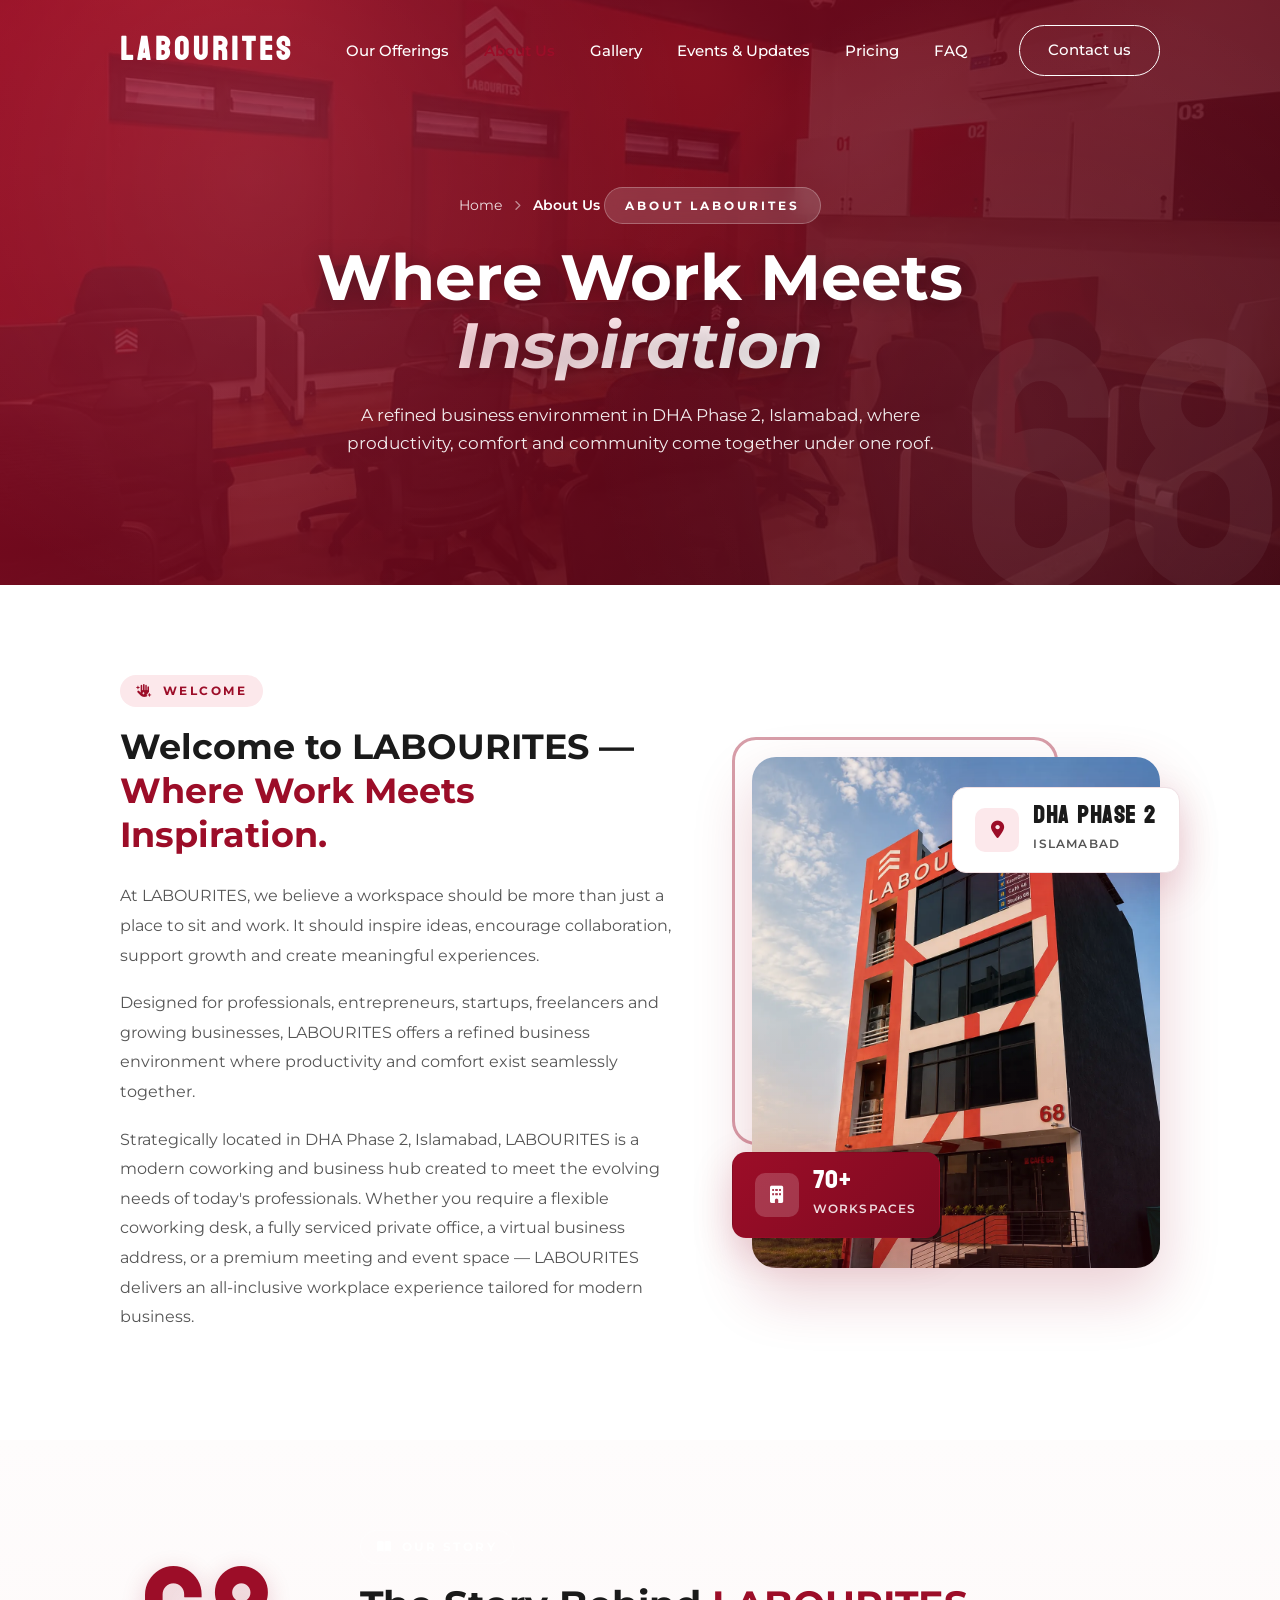
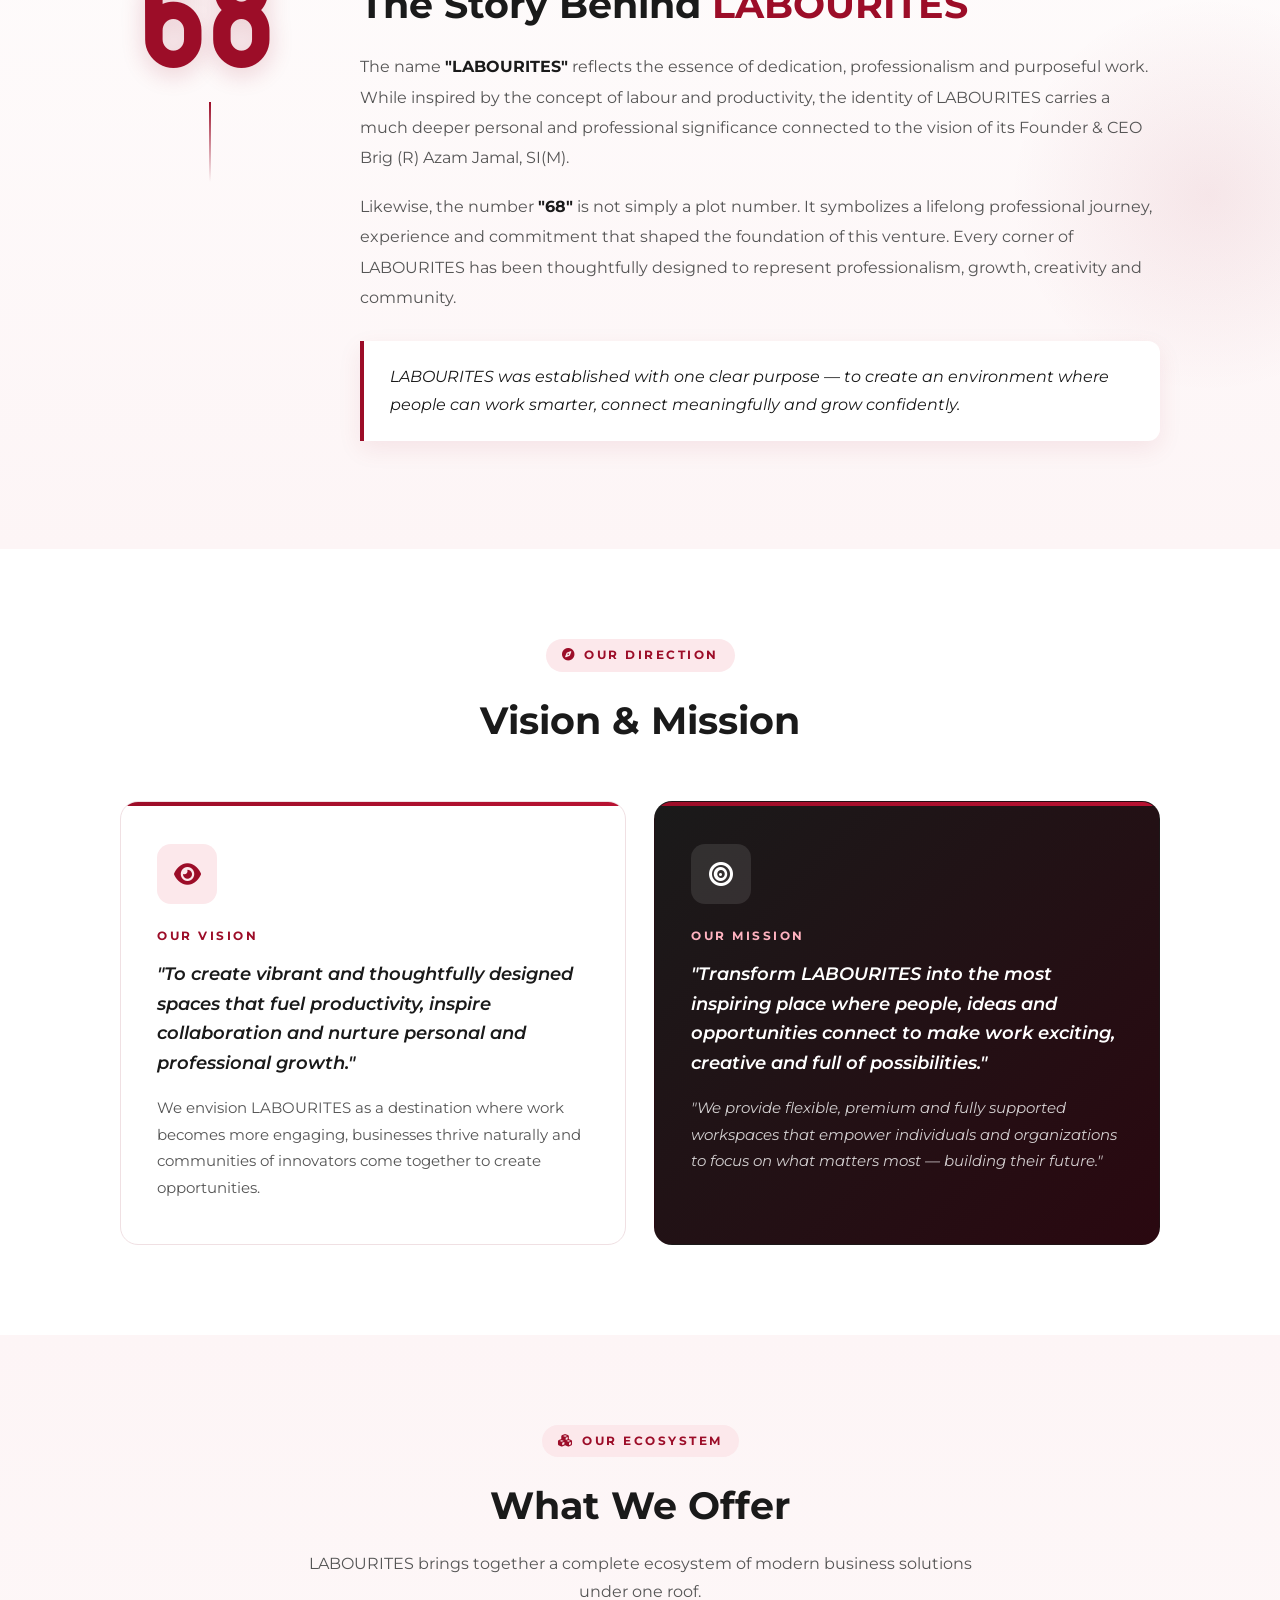
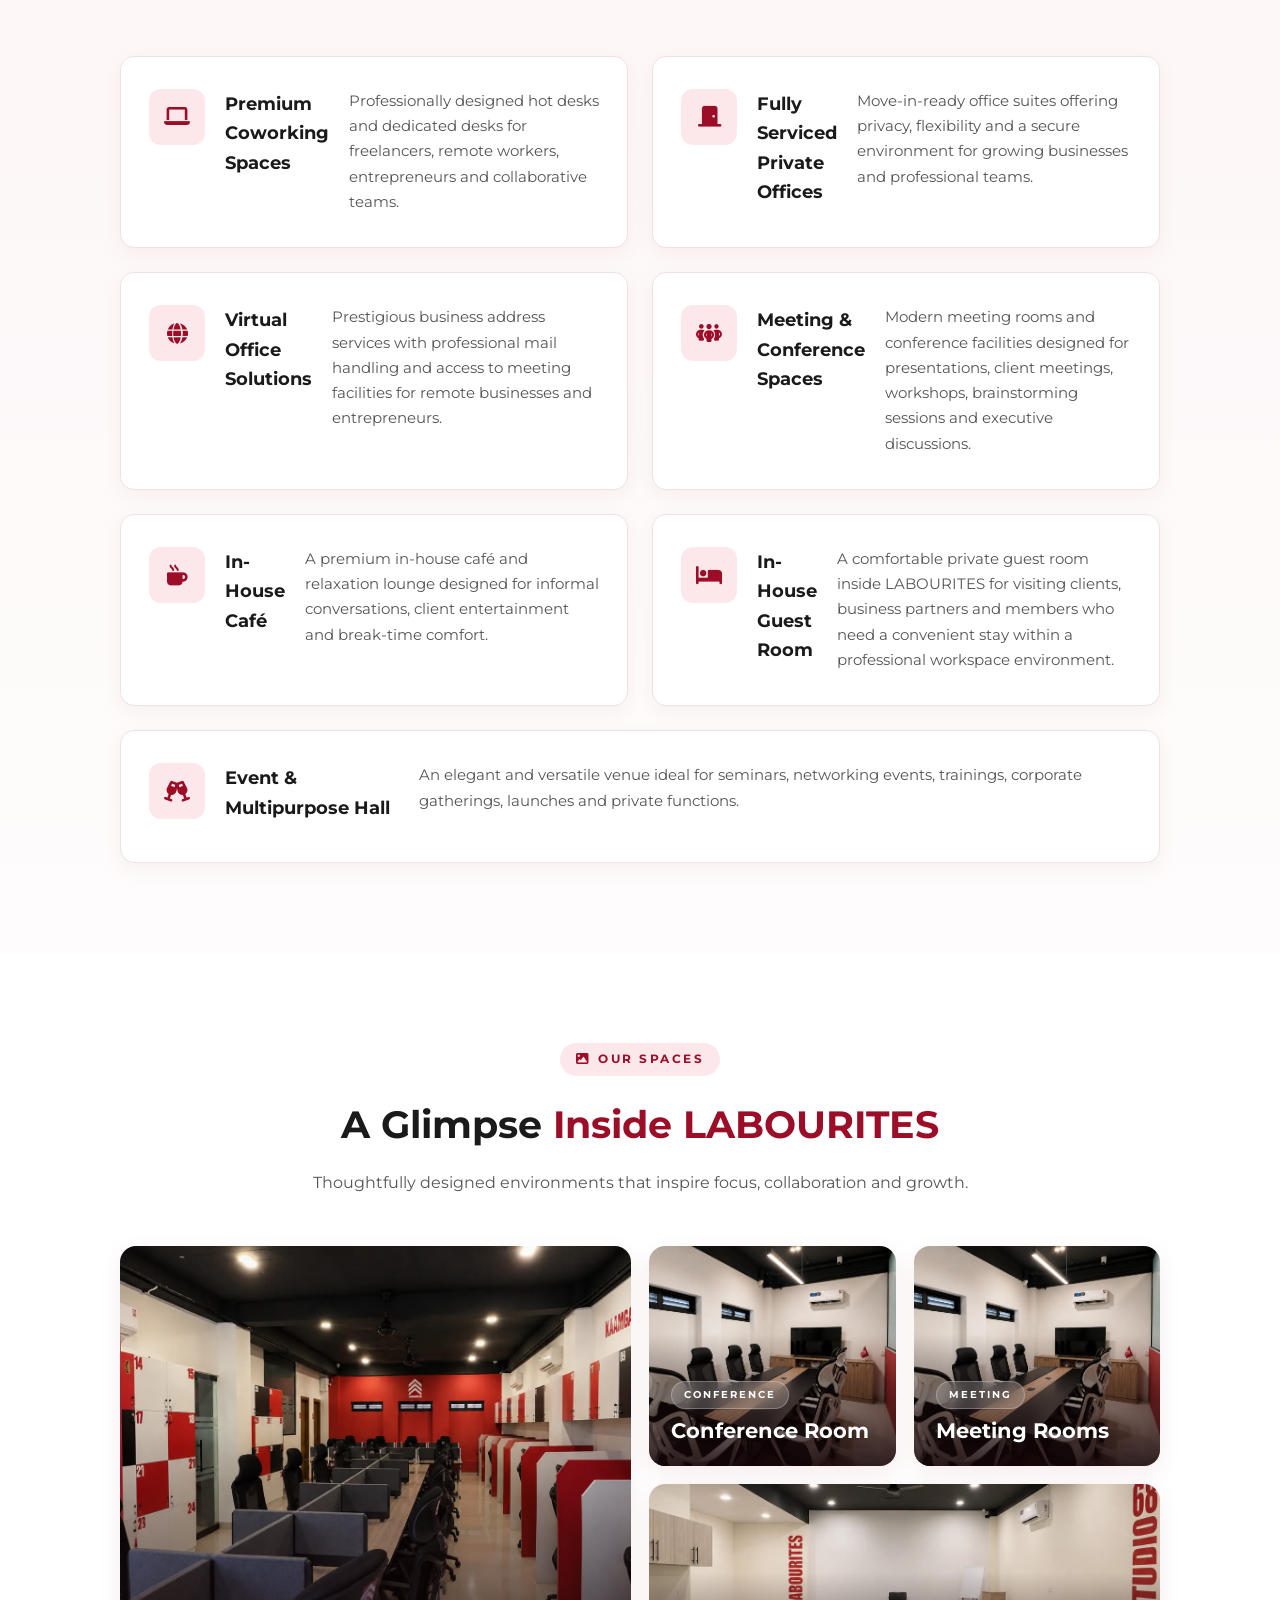
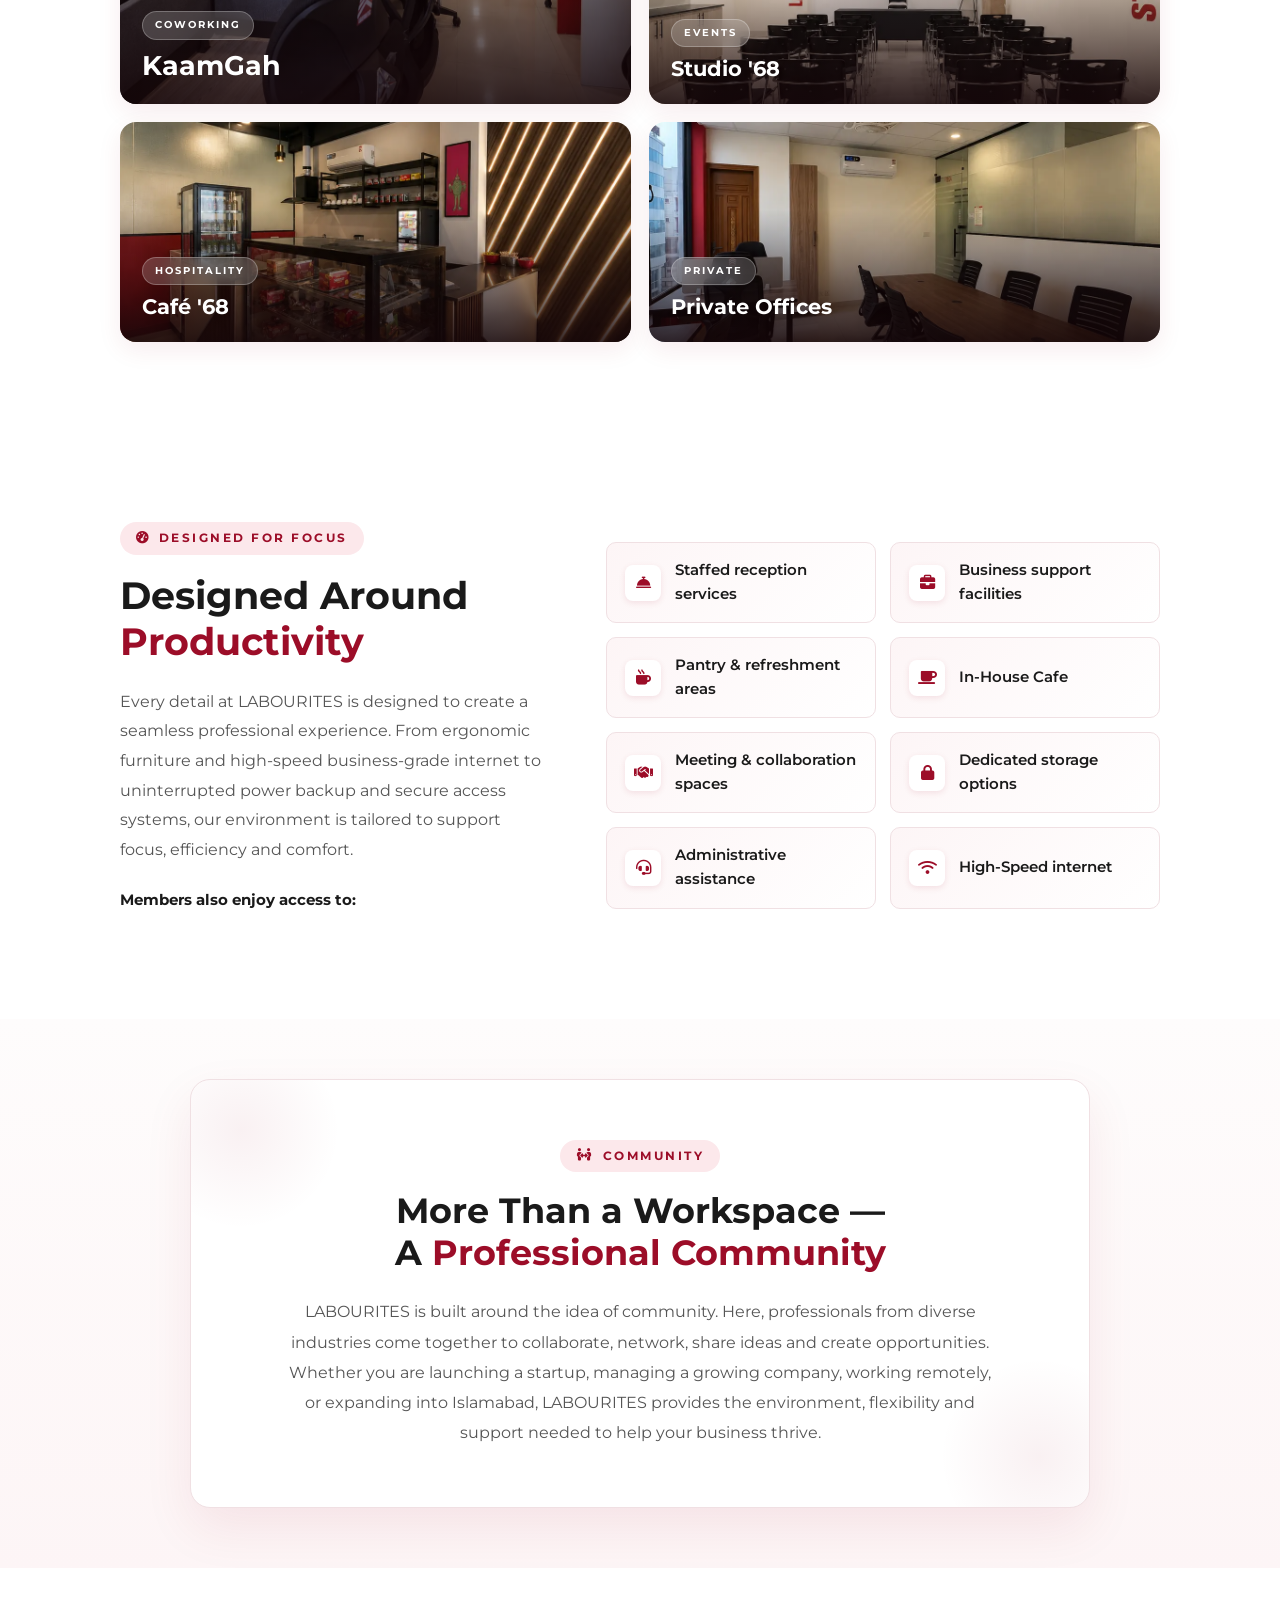
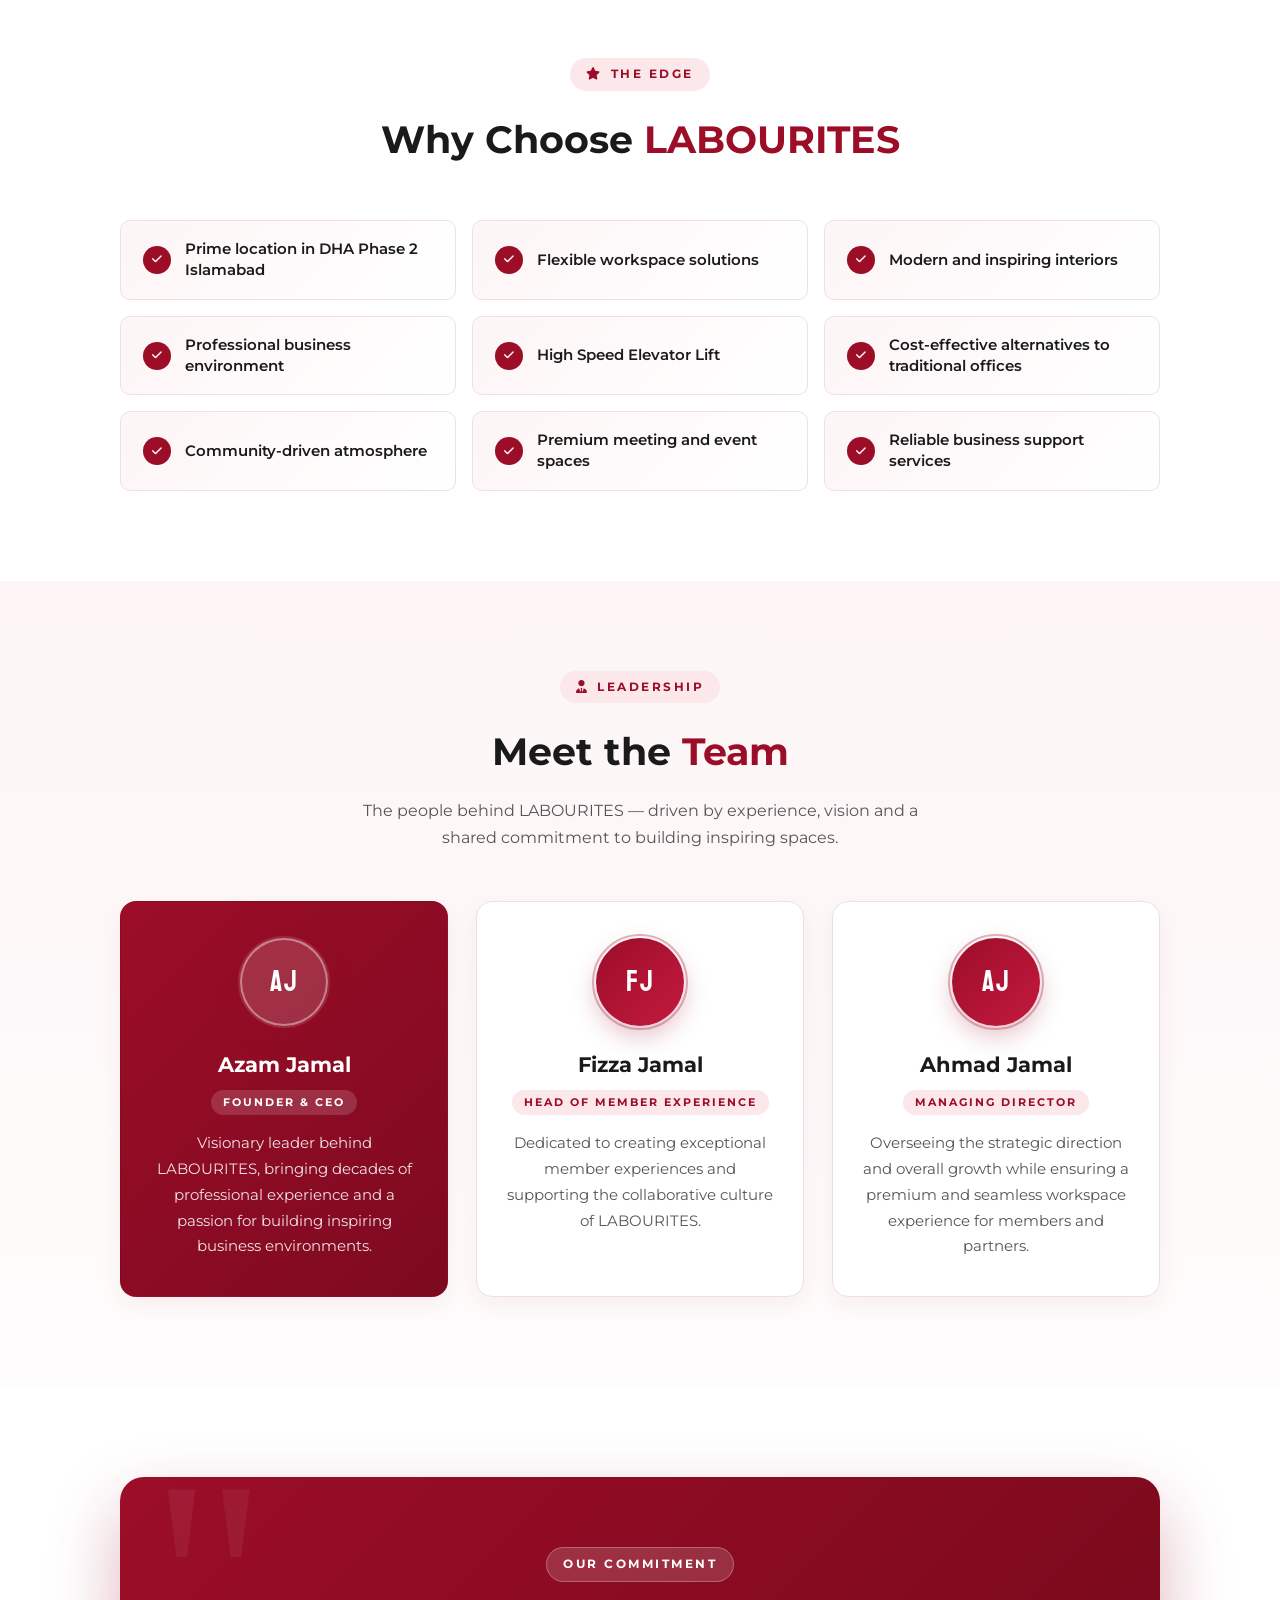
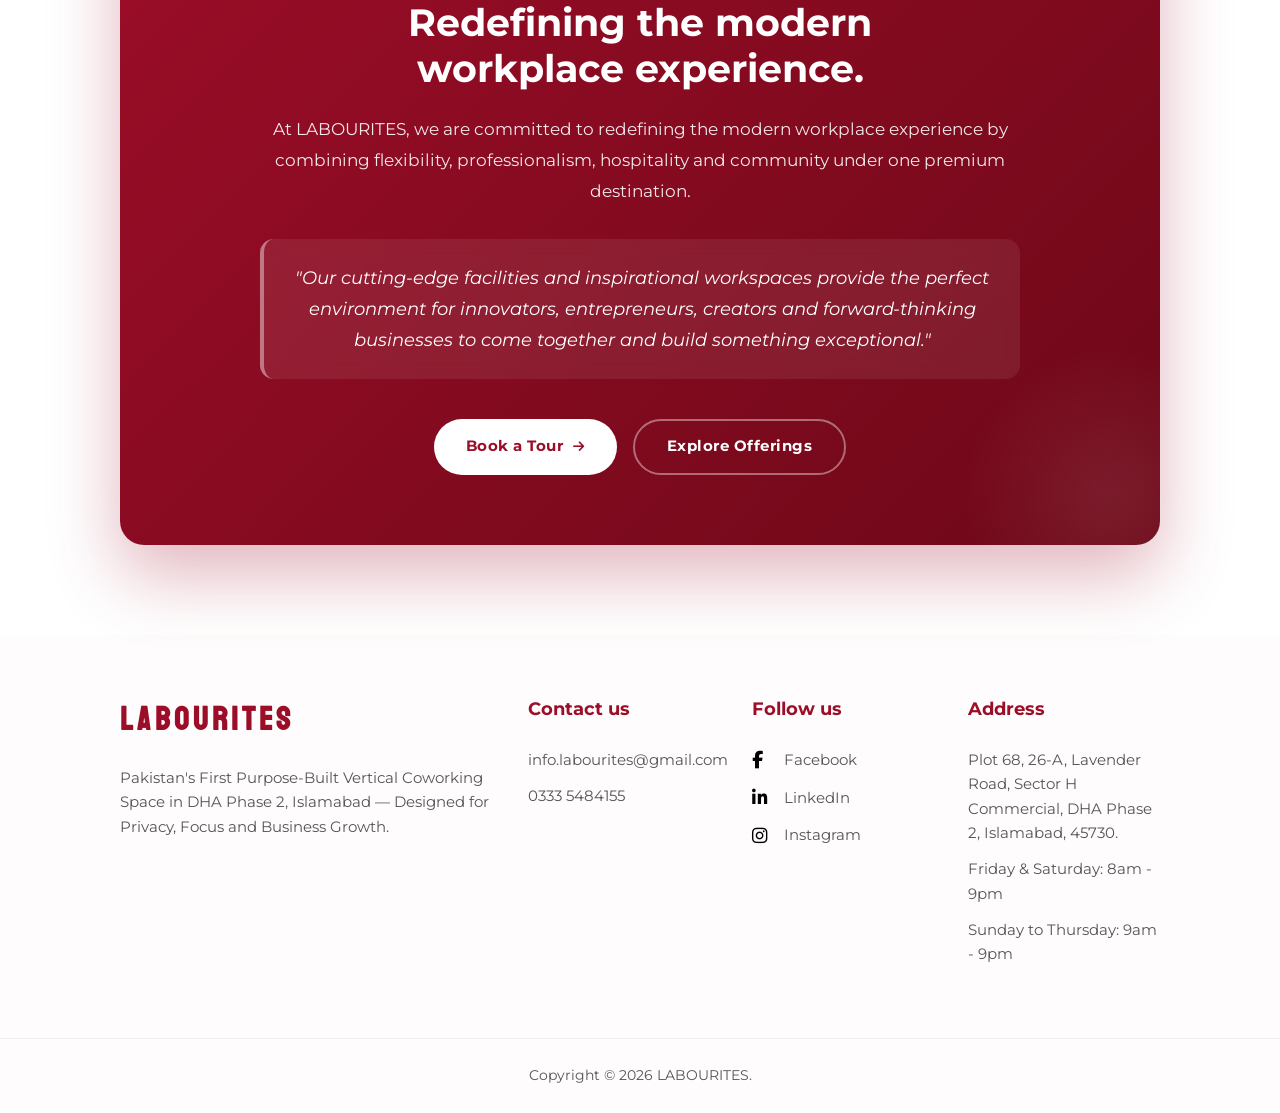
<file: about.html>
<!DOCTYPE html>
<html lang="en">

<head>
    <meta charset="UTF-8">
    <meta name="viewport" content="width=device-width, initial-scale=1.0">
    <title>About Us — Labourites Co-Working Space</title>
    <meta name="description" content="Learn about Labourites — Islamabad's first purpose-built vertical coworking space in DHA Phase 2. Designed for privacy, focus and business growth.">
    <link rel="canonical" href="https://www.labourites.com/about">
    <meta property="og:type" content="website">
    <meta property="og:site_name" content="Labourites">
    <meta property="og:title" content="About Us — Labourites Co-Working Space">
    <meta property="og:description" content="Learn about Labourites — Islamabad's first purpose-built vertical coworking space in DHA Phase 2. Designed for privacy, focus and business growth.">
    <meta property="og:url" content="https://www.labourites.com/about">
    <meta property="og:image" content="https://www.labourites.com/assets/images/hero-bg.webp">
    <link rel="preconnect" href="https://fonts.googleapis.com">
    <link rel="preconnect" href="https://fonts.gstatic.com" crossorigin>
    <link href="https://fonts.googleapis.com/css2?family=Montserrat:wght@300;400;500;600;700&display=swap" rel="stylesheet" media="print" onload="this.media='all'">
    <noscript><link href="https://fonts.googleapis.com/css2?family=Montserrat:wght@300;400;500;600;700&display=swap" rel="stylesheet"></noscript>
    <link href="https://fonts.googleapis.com/css2?family=Koulen&display=swap" rel="stylesheet" media="print" onload="this.media='all'">
    <noscript><link href="https://fonts.googleapis.com/css2?family=Koulen&display=swap" rel="stylesheet"></noscript>
    <link rel="stylesheet" href="https://cdnjs.cloudflare.com/ajax/libs/font-awesome/6.4.0/css/all.min.css">
    <link rel="preload" as="image" href="assets/images/hero-bg.webp">
    <link rel="stylesheet" href="style.css">
    <link rel="icon" type="image/png" href="assets/images/Capture.PNG">
    <script type="application/ld+json">
    {
      "@context": "https://schema.org",
      "@type": "CoworkingSpace",
      "name": "Labourites",
      "url": "https://www.labourites.com",
      "telephone": "0333 5484155",
      "email": "info.labourites@gmail.com",
      "address": {
        "@type": "PostalAddress",
        "streetAddress": "Plot 68, 26-A, Lavender Road, Sector H Commercial",
        "addressLocality": "DHA Phase 2",
        "addressRegion": "Islamabad",
        "postalCode": "45730",
        "addressCountry": "PK"
      },
      "openingHoursSpecification": [
        {
          "@type": "OpeningHoursSpecification",
          "dayOfWeek": ["Friday", "Saturday"],
          "opens": "08:00",
          "closes": "21:00"
        },
        {
          "@type": "OpeningHoursSpecification",
          "dayOfWeek": ["Sunday", "Monday", "Tuesday", "Wednesday", "Thursday"],
          "opens": "09:00",
          "closes": "21:00"
        }
      ],
      "sameAs": [
        "https://www.facebook.com/labourites.coworking",
        "https://www.linkedin.com/company/labourites-co-working-space/",
        "https://www.instagram.com/labourites.coworking"
      ]
    }
    </script>
</head>

<body class="about-page">

    <!-- Navigation -->
    <nav class="navbar scrolled">
        <div class="nav-container">
            <a href="/" class="logo">LABOURITES</a>
            <ul class="nav-links">
                <li><a href="/#offerings">Our Offerings</a></li>
                <li><a href="/about" class="active-link">About Us</a></li>
                <li><a href="/gallery">Gallery</a></li>
                <li><a href="/events-updates">Events &amp; Updates</a></li>
                <li><a href="/#pricing">Pricing</a></li>
                <li><a href="/#faq">FAQ</a></li>
            </ul>
            <a href="/#contact" class="btn btn-outline">Contact us</a>
            <button class="nav-toggle" aria-label="Open menu" aria-expanded="false">
                <span></span><span></span><span></span>
            </button>
        </div>
    </nav>

    <!-- About Hero -->
    <header class="about-hero">
        <div class="about-hero-overlay"></div>
        <div class="about-hero-content">
            <nav class="breadcrumb">
                <a href="/">Home</a>
                <i class="fas fa-chevron-right"></i>
                <span>About Us</span>
            </nav>
            <span class="hero-tag">About LABOURITES</span>
            <h1>Where Work Meets <span>Inspiration</span></h1>
            <p>A refined business environment in DHA Phase 2, Islamabad, where productivity, comfort and community come together under one roof.</p>
        </div>
        <div class="about-hero-watermark">68</div>
    </header>

    <!-- Welcome / Intro Section -->
    <section class="about-intro">
        <div class="container about-intro-wrap">
            <div class="about-intro-text">
                <span class="section-tag"><i class="fas fa-hand-sparkles"></i> Welcome</span>
                <h2>Welcome to LABOURITES — <br><span class="accent">Where Work Meets Inspiration.</span></h2>
                <p>At LABOURITES, we believe a workspace should be more than just a place to sit and work. It should inspire ideas, encourage collaboration, support growth and create meaningful experiences.</p>
                <p>Designed for professionals, entrepreneurs, startups, freelancers and growing businesses, LABOURITES offers a refined business environment where productivity and comfort exist seamlessly together.</p>
                <p>Strategically located in DHA Phase 2, Islamabad, LABOURITES is a modern coworking and business hub created to meet the evolving needs of today's professionals. Whether you require a flexible coworking desk, a fully serviced private office, a virtual business address, or a premium meeting and event space — LABOURITES delivers an all-inclusive workplace experience tailored for modern business.</p>
            </div>
            <div class="about-intro-visual">
                <div class="intro-img-decor"></div>
                <div class="intro-img-frame">
                    <img src="assets/images/building.webp" alt="LABOURITES Building Exterior" width="1086" height="1448" loading="lazy">
                </div>
                <div class="intro-floating-stat top">
                    <i class="fas fa-location-dot"></i>
                    <div>
                        <strong>DHA Phase 2</strong>
                        <span>Islamabad</span>
                    </div>
                </div>
                <div class="intro-floating-stat bottom">
                    <i class="fas fa-building"></i>
                    <div>
                        <strong>70+</strong>
                        <span>Workspaces</span>
                    </div>
                </div>
            </div>
        </div>
    </section>

    <!-- Our Story Section -->
    <section class="our-story">
        <div class="container our-story-wrap">
            <div class="story-marker">
                <span class="story-number">68</span>
                <span class="story-line"></span>
            </div>
            <div class="story-content">
                <span class="section-tag light"><i class="fas fa-book-open"></i> Our Story</span>
                <h2>The Story Behind <span class="accent">LABOURITES</span></h2>
                <p>The name <strong>"LABOURITES"</strong> reflects the essence of dedication, professionalism and purposeful work. While inspired by the concept of labour and productivity, the identity of LABOURITES carries a much deeper personal and professional significance connected to the vision of its Founder & CEO Brig (R) Azam Jamal, SI(M).</p>
                <p>Likewise, the number <strong>"68"</strong> is not simply a plot number. It symbolizes a lifelong professional journey, experience and commitment that shaped the foundation of this venture. Every corner of LABOURITES has been thoughtfully designed to represent professionalism, growth, creativity and community.</p>
                <p class="story-highlight">LABOURITES was established with one clear purpose — to create an environment where people can work smarter, connect meaningfully and grow confidently.</p>
            </div>
        </div>
    </section>

    <!-- Vision & Mission -->
    <section class="vision-mission">
        <div class="container">
            <div class="vm-header">
                <span class="section-tag"><i class="fas fa-compass"></i> Our Direction</span>
                <h2>Vision &amp; Mission</h2>
            </div>
            <div class="vm-grid">
                <div class="vm-card">
                    <div class="vm-icon"><i class="fas fa-eye"></i></div>
                    <span class="vm-label">Our Vision</span>
                    <blockquote>"To create vibrant and thoughtfully designed spaces that fuel productivity, inspire collaboration and nurture personal and professional growth."</blockquote>
                    <p>We envision LABOURITES as a destination where work becomes more engaging, businesses thrive naturally and communities of innovators come together to create opportunities.</p>
                </div>
                <div class="vm-card vm-card-dark">
                    <div class="vm-icon"><i class="fas fa-bullseye"></i></div>
                    <span class="vm-label">Our Mission</span>
                    <blockquote>"Transform LABOURITES into the most inspiring place where people, ideas and opportunities connect to make work exciting, creative and full of possibilities."</blockquote>
                    <p><strong></strong></strong> <em>"We provide flexible, premium and fully supported workspaces that empower individuals and organizations to focus on what matters most — building their future."</em></p>
                </div>
            </div>
        </div>
    </section>

    <!-- What We Offer -->
    <section class="what-we-offer">
        <div class="container">
            <div class="wwo-header">
                <span class="section-tag"><i class="fas fa-cubes"></i> Our Ecosystem</span>
                <h2>What We Offer</h2>
                <p>LABOURITES brings together a complete ecosystem of modern business solutions under one roof.</p>
            </div>
            <div class="wwo-grid">
                <div class="wwo-card">
                    <div class="wwo-icon"><i class="fas fa-laptop"></i></div>
                    <h3>Premium Coworking Spaces</h3>
                    <p>Professionally designed hot desks and dedicated desks for freelancers, remote workers, entrepreneurs and collaborative teams.</p>
                </div>
                <div class="wwo-card">
                    <div class="wwo-icon"><i class="fas fa-door-closed"></i></div>
                    <h3>Fully Serviced Private Offices</h3>
                    <p>Move-in-ready office suites offering privacy, flexibility and a secure environment for growing businesses and professional teams.</p>
                </div>
                <div class="wwo-card">
                    <div class="wwo-icon"><i class="fas fa-globe"></i></div>
                    <h3>Virtual Office Solutions</h3>
                    <p>Prestigious business address services with professional mail handling and access to meeting facilities for remote businesses and entrepreneurs.</p>
                </div>
                <div class="wwo-card">
                    <div class="wwo-icon"><i class="fas fa-people-group"></i></div>
                    <h3>Meeting &amp; Conference Spaces</h3>
                    <p>Modern meeting rooms and conference facilities designed for presentations, client meetings, workshops, brainstorming sessions and executive discussions.</p>
                </div>
                <div class="wwo-card">
                    <div class="wwo-icon"><i class="fas fa-mug-hot"></i></div>
                    <h3>In-House Café</h3>
                    <p>A premium in-house café and relaxation lounge designed for informal conversations, client entertainment and break-time comfort. </p>
                </div>
                <div class="wwo-card">
                    <div class="wwo-icon"><i class="fas fa-bed"></i></div>
                    <h3>In-House Guest Room</h3>
                    <p>A comfortable private guest room inside LABOURITES for visiting clients, business partners and members who need a convenient stay within a professional workspace environment.</p>
                </div>
                <div class="wwo-card wwo-card-wide">
                    <div class="wwo-icon"><i class="fas fa-champagne-glasses"></i></div>
                    <h3>Event &amp; Multipurpose Hall</h3>
                    <p>An elegant and versatile venue ideal for seminars, networking events, trainings, corporate gatherings, launches and private functions.</p>
                </div>
            </div>
        </div>
    </section>

    <!-- Our Spaces Gallery -->
    <section class="spaces-gallery">
        <div class="container">
            <div class="sg-header">
                <span class="section-tag"><i class="fas fa-image"></i> Our Spaces</span>
                <h2>A Glimpse <span class="accent">Inside LABOURITES</span></h2>
                <p>Thoughtfully designed environments that inspire focus, collaboration and growth.</p>
            </div>
            <div class="sg-grid">
                <div class="sg-item sg-large">
                    <img src="assets/images/kamgah1.webp" alt="Coworking Space" width="1086" height="1448" loading="lazy">
                    <div class="sg-overlay">
                        <span class="sg-tag">Coworking</span>
                        <h3>KaamGah</h3>
                    </div>
                </div>
                <div class="sg-item">
                    <img src="assets/images/kalaamgah.webp" alt="Meeting Room" width="1086" height="1448" loading="lazy">
                    <div class="sg-overlay">
                        <span class="sg-tag">Conference</span>
                        <h3>Conference Room</h3>
                    </div>
                </div>
                <div class="sg-item">
                    <img src="assets/images/kalaamgah.webp" alt="Conference Room">
                    <div class="sg-overlay">
                        <span class="sg-tag">Meeting</span>
                        <h3>Meeting Rooms</h3>
                    </div>
                </div>
                <div class="sg-item">
                    <img src="assets/images/studio68.webp" alt="Event Hall" width="1086" height="1448" loading="lazy">
                    <div class="sg-overlay">
                        <span class="sg-tag">Events</span>
                        <h3>Studio '68</h3>
                    </div>
                </div>
                <div class="sg-item">
                    <img src="assets/images/cafe68.webp" alt="Cafe 68" width="1086" height="1448" loading="lazy">
                    <div class="sg-overlay">
                        <span class="sg-tag">Hospitality</span>
                        <h3>Café '68</h3>
                    </div>
                </div>
                <div class="sg-item">
                    <img src="assets/images/kamgah2.webp" alt="Private Offices" width="1086" height="1448" loading="lazy">
                    <div class="sg-overlay">
                        <span class="sg-tag">Private</span>
                        <h3>Private Offices</h3>
                    </div>
                </div>
            </div>
        </div>
    </section>

    <!-- Designed Around Productivity -->
    <section class="productivity">
        <div class="container productivity-wrap">
            <div class="prod-text">
                <span class="section-tag"><i class="fas fa-gauge-high"></i> Designed for Focus</span>
                <h2>Designed Around <span class="accent">Productivity</span></h2>
                <p>Every detail at LABOURITES is designed to create a seamless professional experience. From ergonomic furniture and high-speed business-grade internet to uninterrupted power backup and secure access systems, our environment is tailored to support focus, efficiency and comfort.</p>
                <p class="prod-sub">Members also enjoy access to:</p>
            </div>
            <div class="prod-grid">
                <div class="prod-item"><i class="fas fa-bell-concierge"></i><span>Staffed reception services</span></div>
                <div class="prod-item"><i class="fas fa-briefcase"></i><span>Business support facilities</span></div>
                <div class="prod-item"><i class="fas fa-mug-hot"></i><span>Pantry &amp; refreshment areas</span></div>
                <div class="prod-item"><i class="fas fa-coffee"></i><span>In-House Cafe</span></div>
                <div class="prod-item"><i class="fas fa-handshake"></i><span>Meeting &amp; collaboration spaces</span></div>
                <div class="prod-item"><i class="fas fa-lock"></i><span>Dedicated storage options</span></div>
                <div class="prod-item"><i class="fas fa-headset"></i><span>Administrative assistance</span></div>
                <div class="prod-item"><i class="fas fa-wifi"></i><span>High-Speed internet</span></div>
            </div>
        </div>
    </section>

    <!-- More Than a Workspace -->
    <section class="more-than">
        <div class="container">
            <div class="mt-card">
                <span class="section-tag"><i class="fas fa-people-arrows"></i> Community</span>
                <h2>More Than a Workspace — <br>A <span class="accent">Professional Community</span></h2>
                <p>LABOURITES is built around the idea of community. Here, professionals from diverse industries come together to collaborate, network, share ideas and create opportunities. Whether you are launching a startup, managing a growing company, working remotely, or expanding into Islamabad, LABOURITES provides the environment, flexibility and support needed to help your business thrive.</p>
            </div>
        </div>
    </section>

    <!-- Why Choose Labourites -->
    <section class="why-choose">
        <div class="container">
            <div class="wc-header">
                <span class="section-tag"><i class="fas fa-star"></i> The Edge</span>
                <h2>Why Choose <span class="accent">LABOURITES</span></h2>
            </div>
            <div class="wc-grid">
                <div class="wc-item"><i class="fas fa-check"></i><span>Prime location in DHA Phase 2 Islamabad</span></div>
                <div class="wc-item"><i class="fas fa-check"></i><span>Flexible workspace solutions</span></div>
                <div class="wc-item"><i class="fas fa-check"></i><span>Modern and inspiring interiors</span></div>
                <div class="wc-item"><i class="fas fa-check"></i><span>Professional business environment</span></div>
                <div class="wc-item"><i class="fas fa-check"></i><span>High Speed Elevator Lift</span></div>
                <div class="wc-item"><i class="fas fa-check"></i><span>Cost-effective alternatives to traditional offices</span></div>
                <div class="wc-item"><i class="fas fa-check"></i><span>Community-driven atmosphere</span></div>
                <div class="wc-item"><i class="fas fa-check"></i><span>Premium meeting and event spaces</span></div>
                <div class="wc-item"><i class="fas fa-check"></i><span>Reliable business support services</span></div>
            </div>
        </div>
    </section>

    <!-- Meet the Team -->
    <section class="team">
        <div class="container">
            <div class="team-header">
                <span class="section-tag"><i class="fas fa-user-tie"></i> Leadership</span>
                <h2>Meet the <span class="accent">Team</span></h2>
                <p>The people behind LABOURITES — driven by experience, vision and a shared commitment to building inspiring spaces.</p>
            </div>
            <div class="team-grid">
                <div class="team-card team-card-featured">
                    <div class="team-avatar"><span>AJ</span></div>
                    <h3>Azam Jamal</h3>
                    <span class="team-role">Founder &amp; CEO</span>
                    <p>Visionary leader behind LABOURITES, bringing decades of professional experience and a passion for building inspiring business environments.</p>
                </div>
                <div class="team-card">
                    <div class="team-avatar"><span>FJ</span></div>
                    <h3>Fizza Jamal</h3>
                    <span class="team-role">Head of Member Experience</span>
                    <p>Dedicated to creating exceptional member experiences and supporting the collaborative culture of LABOURITES.</p>
                </div>
                <div class="team-card">
                    <div class="team-avatar"><span>AJ</span></div>
                    <h3>Ahmad Jamal</h3>
                    <span class="team-role">managing Director</span>
                    <p>Overseeing the strategic direction and overall growth while ensuring a premium and seamless workspace experience for members and partners.</p>
                </div>
            </div>
        </div>
    </section>

    <!-- Our Commitment / CTA -->
    <section class="commitment">
        <div class="container">
            <div class="commitment-card">
                <span class="section-tag light"> Our Commitment</span>
                <h2>Redefining the modern <br>workplace experience.</h2>
                <p>At LABOURITES, we are committed to redefining the modern workplace experience by combining flexibility, professionalism, hospitality and community under one premium destination.</p>
                <blockquote>
                    "Our cutting-edge facilities and inspirational workspaces provide the perfect environment for innovators, entrepreneurs, creators and forward-thinking businesses to come together and build something exceptional."
                </blockquote>
                <div class="commitment-cta">
                    <a href="/#contact" class="btn-cta-light">Book a Tour <i class="fas fa-arrow-right"></i></a>
                    <a href="/#offerings" class="btn-cta-ghost">Explore Offerings</a>
                </div>
            </div>
        </div>
    </section>

    <!-- Footer -->
    <footer class="footer">
        <div class="footer-col">
            <h3 class="logo-text">LABOURITES</h3>
            <p>Pakistan's First Purpose-Built Vertical Coworking Space in DHA Phase 2, Islamabad — Designed for Privacy, Focus and Business Growth.</p>
        </div>
        <div class="footer-col">
            <h4>Contact us</h4>
            <p><a href="mailto:info.labourites@gmail.com" class="social-link">info.labourites@gmail.com</a></p>
            <p><a href="tel:03335484155" class="social-link">0333 5484155</a></p>
        </div>
        <div class="footer-col">
            <h4>Follow us</h4>
            <p><a href="https://www.facebook.com/labourites.coworking" class="social-link" target="_blank" rel="noopener"><i class="fa-brands fa-facebook-f social-icon"></i> Facebook</a></p>
            <p><a href="https://www.linkedin.com/company/labourites-co-working-space/" class="social-link" target="_blank" rel="noopener"><i class="fa-brands fa-linkedin-in social-icon"></i> LinkedIn</a></p>
            <p><a href="https://www.instagram.com/labourites.coworking" class="social-link" target="_blank" rel="noopener"><i class="fa-brands fa-instagram social-icon"></i> Instagram</a></p>
        </div>
        <div class="footer-col">
            <h4>Address</h4>
            <p><a href="https://maps.app.goo.gl/P947mp1ArXs4jzXK9" class="social-link" target="_blank" rel="noopener">Plot 68, 26-A, Lavender Road, Sector H Commercial, DHA Phase 2, Islamabad, 45730.</a></p>
            <p>Friday &amp; Saturday: 8am - 9pm</p>
            <p>Sunday to Thursday: 9am - 9pm</p>
        </div>
    </footer>
    <div class="footer-bottom">
        <p>Copyright © 2026 LABOURITES.</p>
    </div>

    <script>
        // Keep navbar styled for the about page
        window.addEventListener('scroll', () => {
            const navbar = document.querySelector('.navbar');
            if (window.scrollY > 50) {
                navbar.classList.add('scrolled');
            }
        });
    </script>
    <script src="script.js"></script>
</body>

</html>
</file>
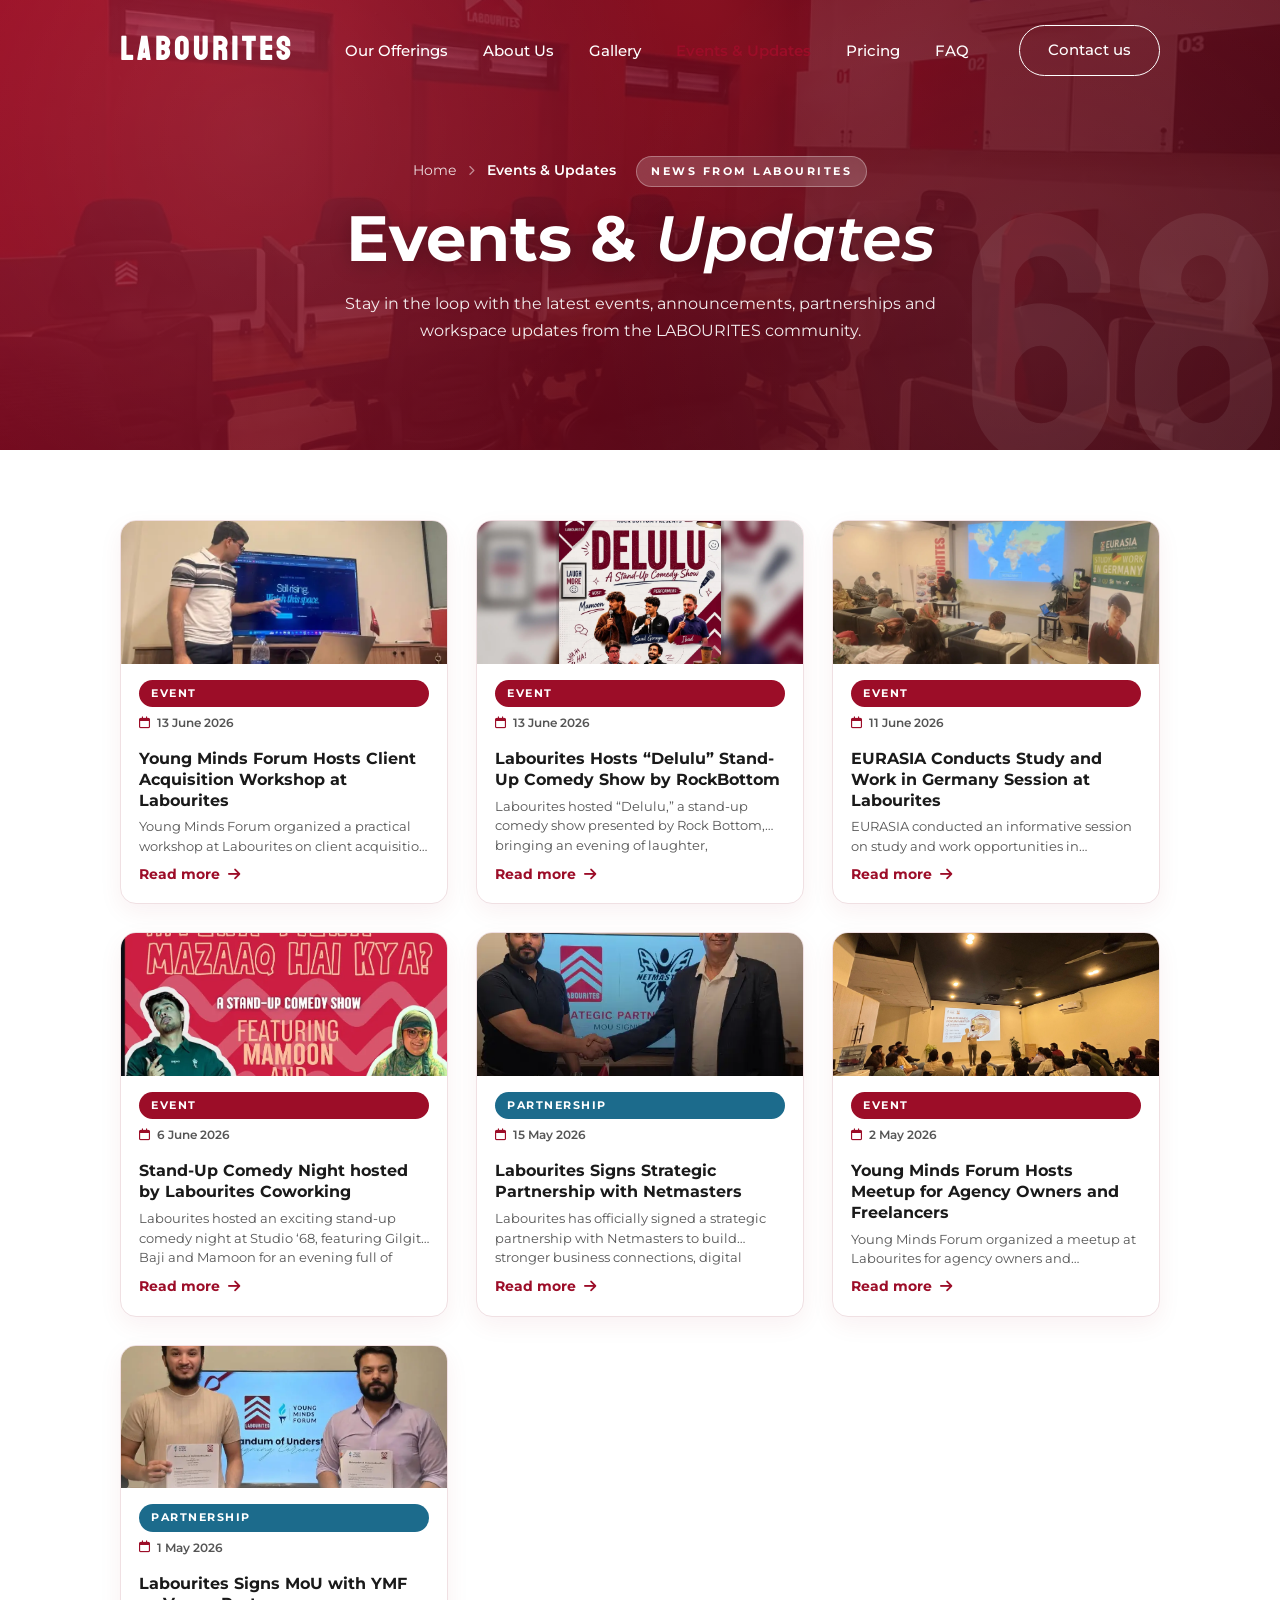
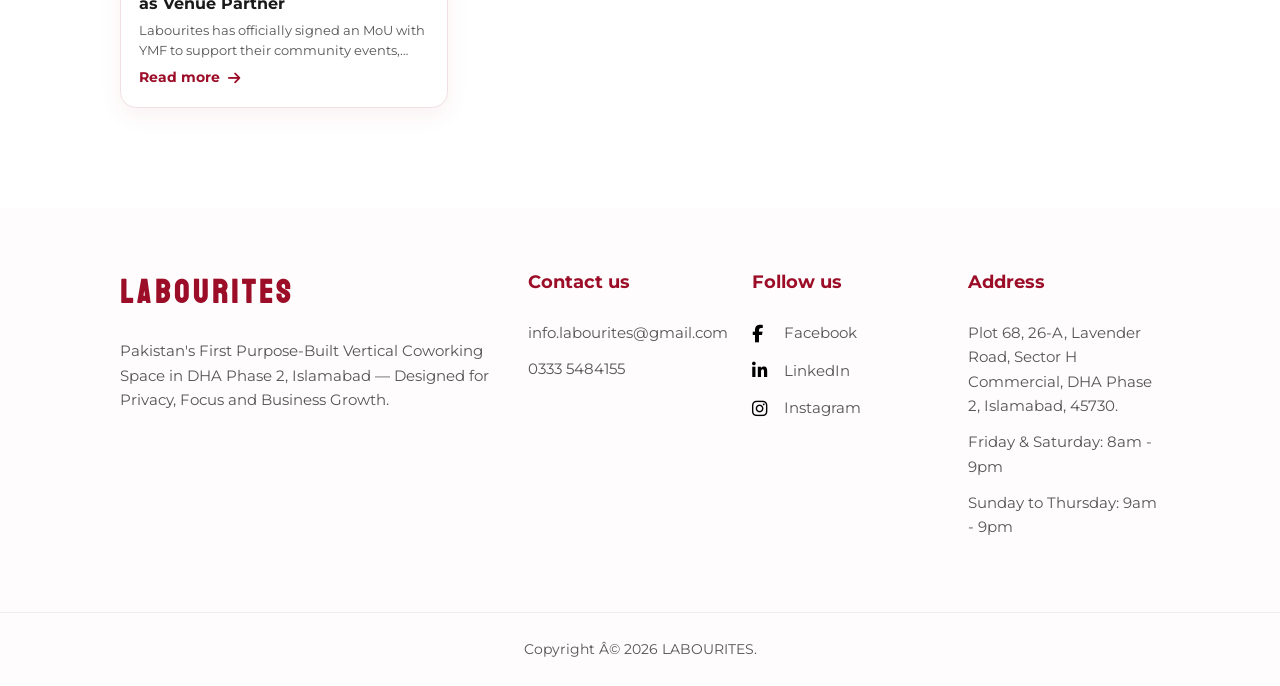
<file: events-updates.html>
<!DOCTYPE html>
<html lang="en">

<head>
    <meta charset="UTF-8">
    <meta name="viewport" content="width=device-width, initial-scale=1.0">
    <title>Events &amp; Updates &mdash; Labourites Co-Working Space</title>
    <meta name="description" content="Stay up to date with the latest events and updates from Labourites coworking space in DHA Phase 2, Islamabad.">
    <link rel="canonical" href="https://www.labourites.com/events-updates">
    <meta property="og:type" content="website">
    <meta property="og:site_name" content="Labourites">
    <meta property="og:title" content="Events &amp; Updates &mdash; Labourites Co-Working Space">
    <meta property="og:description" content="Stay up to date with the latest events and updates from Labourites coworking space in DHA Phase 2, Islamabad.">
    <meta property="og:url" content="https://www.labourites.com/events-updates">
    <meta property="og:image" content="https://www.labourites.com/assets/images/hero-bg.webp">
    <link rel="preconnect" href="https://fonts.googleapis.com">
    <link rel="preconnect" href="https://fonts.gstatic.com" crossorigin>
    <link href="https://fonts.googleapis.com/css2?family=Montserrat:wght@300;400;500;600;700&display=swap" rel="stylesheet" media="print" onload="this.media='all'">
    <noscript><link href="https://fonts.googleapis.com/css2?family=Montserrat:wght@300;400;500;600;700&display=swap" rel="stylesheet"></noscript>
    <link href="https://fonts.googleapis.com/css2?family=Koulen&display=swap" rel="stylesheet" media="print" onload="this.media='all'">
    <noscript><link href="https://fonts.googleapis.com/css2?family=Koulen&display=swap" rel="stylesheet"></noscript>
    <link rel="stylesheet" href="https://cdnjs.cloudflare.com/ajax/libs/font-awesome/6.4.0/css/all.min.css">
    <link rel="stylesheet" href="style.css">
    <link rel="icon" type="image/png" href="assets/images/Capture.PNG">
    <script type="application/ld+json">
    {
      "@context": "https://schema.org",
      "@type": "CoworkingSpace",
      "name": "Labourites",
      "url": "https://www.labourites.com",
      "telephone": "0333 5484155",
      "email": "info.labourites@gmail.com",
      "address": {
        "@type": "PostalAddress",
        "streetAddress": "Plot 68, 26-A, Lavender Road, Sector H Commercial",
        "addressLocality": "DHA Phase 2",
        "addressRegion": "Islamabad",
        "postalCode": "45730",
        "addressCountry": "PK"
      },
      "openingHoursSpecification": [
        {
          "@type": "OpeningHoursSpecification",
          "dayOfWeek": ["Friday", "Saturday"],
          "opens": "08:00",
          "closes": "21:00"
        },
        {
          "@type": "OpeningHoursSpecification",
          "dayOfWeek": ["Sunday", "Monday", "Tuesday", "Wednesday", "Thursday"],
          "opens": "09:00",
          "closes": "21:00"
        }
      ],
      "sameAs": [
        "https://www.facebook.com/labourites.coworking",
        "https://www.linkedin.com/company/labourites-co-working-space/",
        "https://www.instagram.com/labourites.coworking"
      ]
    }
    </script>
</head>

<body class="updates-page">

    <!-- Navigation -->
    <nav class="navbar scrolled">
        <div class="nav-container">
            <a href="/" class="logo">LABOURITES</a>
            <ul class="nav-links">
                <li><a href="/#offerings">Our Offerings</a></li>
                <li><a href="/about">About Us</a></li>
                <li><a href="/gallery">Gallery</a></li>
                <li><a href="/events-updates" class="active-link">Events &amp; Updates</a></li>
                <li><a href="/#pricing">Pricing</a></li>
                <li><a href="/#faq">FAQ</a></li>
            </ul>
            <a href="/#contact" class="btn btn-outline">Contact us</a>
            <button class="nav-toggle" aria-label="Open menu" aria-expanded="false">
                <span></span><span></span><span></span>
            </button>
        </div>
    </nav>

    <!-- Hero -->
    <header class="gp-hero">
        <div class="gp-hero-overlay"></div>
        <div class="gp-hero-content">
            <nav class="breadcrumb">
                <a href="/">Home</a>
                <i class="fas fa-chevron-right"></i>
                <span>Events &amp; Updates</span>
                <span class="hero-tag">News From LABOURITES</span>
            </nav>
            <h1>Events &amp; <span>Updates</span></h1>
            <p>Stay in the loop with the latest events, announcements, partnerships and workspace updates from the LABOURITES community.</p>
        </div>
        <div class="gp-hero-watermark">68</div>
    </header>

    <!-- Updates Grid -->
    <section class="updates-section">
        <div class="container">
            <div class="updates-grid">

                <article class="upd-card">
                    <a class="upd-card-media" href="/events/young-minds-forum-hosts-client-acquisition-workshop-at-labourites">
                        <img src="assets/images/event-images/ymf-client-acquisition-workshop-cover.webp" alt="Young Minds Forum Hosts Client Acquisition Workshop at Labourites" loading="lazy">
                    </a>
                    <div class="upd-card-body">
                        <span class="upd-badge cat-event">EVENT</span>
                        <span class="upd-card-date"><i class="far fa-calendar"></i> 13 June 2026</span>
                        <h3 class="upd-card-title">Young Minds Forum Hosts Client Acquisition Workshop at Labourites</h3>
                        <p class="upd-card-desc">Young Minds Forum organized a practical workshop at Labourites on client acquisition for freelancers and agencies in the AI era.</p>
                        <a class="upd-readmore" href="/events/young-minds-forum-hosts-client-acquisition-workshop-at-labourites">Read more <i class="fas fa-arrow-right"></i></a>
                    </div>
                </article>

                <article class="upd-card">
                    <a class="upd-card-media" href="/events/labourites-hosts-delulu-stand-up-comedy-show-by-rockbottom">
                        <img src="assets/images/event-images/delulu-comedy-show-cover.webp" alt="Labourites Hosts Delulu Stand-Up Comedy Show by RockBottom" loading="lazy">
                    </a>
                    <div class="upd-card-body">
                        <span class="upd-badge cat-event">EVENT</span>
                        <span class="upd-card-date"><i class="far fa-calendar"></i> 13 June 2026</span>
                        <h3 class="upd-card-title">Labourites Hosts &ldquo;Delulu&rdquo; Stand-Up Comedy Show by RockBottom</h3>
                        <p class="upd-card-desc">Labourites hosted &ldquo;Delulu,&rdquo; a stand-up comedy show presented by Rock Bottom, bringing an evening of laughter, entertainment, and community fun to DHA 2, Islamabad.</p>
                        <a class="upd-readmore" href="/events/labourites-hosts-delulu-stand-up-comedy-show-by-rockbottom">Read more <i class="fas fa-arrow-right"></i></a>
                    </div>
                </article>

                <article class="upd-card">
                    <a class="upd-card-media" href="/events/eurasia-conducts-study-and-work-in-germany-session-at-labourites">
                        <img src="assets/images/event-images/eurasia-germany-session-cover.webp" alt="EURASIA Conducts Study and Work in Germany Session at Labourites" loading="lazy">
                    </a>
                    <div class="upd-card-body">
                        <span class="upd-badge cat-event">EVENT</span>
                        <span class="upd-card-date"><i class="far fa-calendar"></i> 11 June 2026</span>
                        <h3 class="upd-card-title">EURASIA Conducts Study and Work in Germany Session at Labourites</h3>
                        <p class="upd-card-desc">EURASIA conducted an informative session on study and work opportunities in Germany, followed by a tour of Cadet College for Girls.</p>
                        <a class="upd-readmore" href="/events/eurasia-conducts-study-and-work-in-germany-session-at-labourites">Read more <i class="fas fa-arrow-right"></i></a>
                    </div>
                </article>

                <article class="upd-card">
                    <a class="upd-card-media" href="/events/stand-up-comedy-night-hosted-by-labourites-coworking">
                        <img src="assets/images/event-images/comedy-night-cover.webp" alt="Stand-Up Comedy Night hosted by Labourites Coworking" loading="lazy">
                    </a>
                    <div class="upd-card-body">
                        <span class="upd-badge cat-event">EVENT</span>
                        <span class="upd-card-date"><i class="far fa-calendar"></i> 6 June 2026</span>
                        <h3 class="upd-card-title">Stand-Up Comedy Night hosted by Labourites Coworking</h3>
                        <p class="upd-card-desc">Labourites hosted an exciting stand-up comedy night at Studio &lsquo;68, featuring Gilgiti Baji and Mamoon for an evening full of laughter, fun, and community.</p>
                        <a class="upd-readmore" href="/events/stand-up-comedy-night-hosted-by-labourites-coworking">Read more <i class="fas fa-arrow-right"></i></a>
                    </div>
                </article>

                <article class="upd-card">
                    <a class="upd-card-media" href="/events/labourites-signs-strategic-partnership-with-netmasters">
                        <img src="assets/images/event-images/netmasters-partnership-cover.webp" alt="Labourites Signs Strategic Partnership with Netmasters" loading="lazy">
                    </a>
                    <div class="upd-card-body">
                        <span class="upd-badge cat-partnership">PARTNERSHIP</span>
                        <span class="upd-card-date"><i class="far fa-calendar"></i> 15 May 2026</span>
                        <h3 class="upd-card-title">Labourites Signs Strategic Partnership with Netmasters</h3>
                        <p class="upd-card-desc">Labourites has officially signed a strategic partnership with Netmasters to build stronger business connections, digital growth opportunities, and a collaborative ecosystem.</p>
                        <a class="upd-readmore" href="/events/labourites-signs-strategic-partnership-with-netmasters">Read more <i class="fas fa-arrow-right"></i></a>
                    </div>
                </article>

                <article class="upd-card">
                    <a class="upd-card-media" href="/events/young-minds-forum-hosts-meetup-for-agency-owners-and-freelancers">
                        <img src="assets/images/event-images/ymf-agency-meetup-cover.webp" alt="Young Minds Forum Hosts Meetup for Agency Owners and Freelancers" loading="lazy">
                    </a>
                    <div class="upd-card-body">
                        <span class="upd-badge cat-event">EVENT</span>
                        <span class="upd-card-date"><i class="far fa-calendar"></i> 2 May 2026</span>
                        <h3 class="upd-card-title">Young Minds Forum Hosts Meetup for Agency Owners and Freelancers</h3>
                        <p class="upd-card-desc">Young Minds Forum organized a meetup at Labourites for agency owners and freelancers, bringing together professionals for networking, learning, and collaboration.</p>
                        <a class="upd-readmore" href="/events/young-minds-forum-hosts-meetup-for-agency-owners-and-freelancers">Read more <i class="fas fa-arrow-right"></i></a>
                    </div>
                </article>

                <article class="upd-card">
                    <a class="upd-card-media" href="/events/labourites-signs-mou-with-ymf-as-venue-partner">
                        <img src="assets/images/event-images/ymf-mou-venue-partner-cover.webp" alt="Labourites Signs MoU with YMF as Venue Partner" loading="lazy">
                    </a>
                    <div class="upd-card-body">
                        <span class="upd-badge cat-partnership">PARTNERSHIP</span>
                        <span class="upd-card-date"><i class="far fa-calendar"></i> 1 May 2026</span>
                        <h3 class="upd-card-title">Labourites Signs MoU with YMF as Venue Partner</h3>
                        <p class="upd-card-desc">Labourites has officially signed an MoU with YMF to support their community events, meetups, and member benefits.</p>
                        <a class="upd-readmore" href="/events/labourites-signs-mou-with-ymf-as-venue-partner">Read more <i class="fas fa-arrow-right"></i></a>
                    </div>
                </article>

            </div>
        </div>
    </section>

    <!-- Footer -->
    <footer class="footer">
        <div class="footer-col">
            <h3 class="logo-text">LABOURITES</h3>
            <p>Pakistan's First Purpose-Built Vertical Coworking Space in DHA Phase 2, Islamabad &mdash; Designed for Privacy, Focus and Business Growth.</p>
        </div>
        <div class="footer-col">
            <h4>Contact us</h4>
            <p><a href="mailto:info.labourites@gmail.com" class="social-link">info.labourites@gmail.com</a></p>
            <p><a href="tel:03335484155" class="social-link">0333 5484155</a></p>
        </div>
        <div class="footer-col">
            <h4>Follow us</h4>
            <p><a href="https://www.facebook.com/labourites.coworking" class="social-link" target="_blank" rel="noopener"><i class="fa-brands fa-facebook-f social-icon"></i> Facebook</a></p>
            <p><a href="https://www.linkedin.com/company/labourites-co-working-space/" class="social-link" target="_blank" rel="noopener"><i class="fa-brands fa-linkedin-in social-icon"></i> LinkedIn</a></p>
            <p><a href="https://www.instagram.com/labourites.coworking" class="social-link" target="_blank" rel="noopener"><i class="fa-brands fa-instagram social-icon"></i> Instagram</a></p>
        </div>
        <div class="footer-col">
            <h4>Address</h4>
            <p><a href="https://maps.app.goo.gl/P947mp1ArXs4jzXK9" class="social-link" target="_blank" rel="noopener">Plot 68, 26-A, Lavender Road, Sector H Commercial, DHA Phase 2, Islamabad, 45730.</a></p>
            <p>Friday &amp; Saturday: 8am - 9pm</p>
            <p>Sunday to Thursday: 9am - 9pm</p>
        </div>
    </footer>
    <div class="footer-bottom">
        <p>Copyright Â© 2026 LABOURITES.</p>
    </div>

    <script src="script.js"></script>
</body>

</html>
</file>
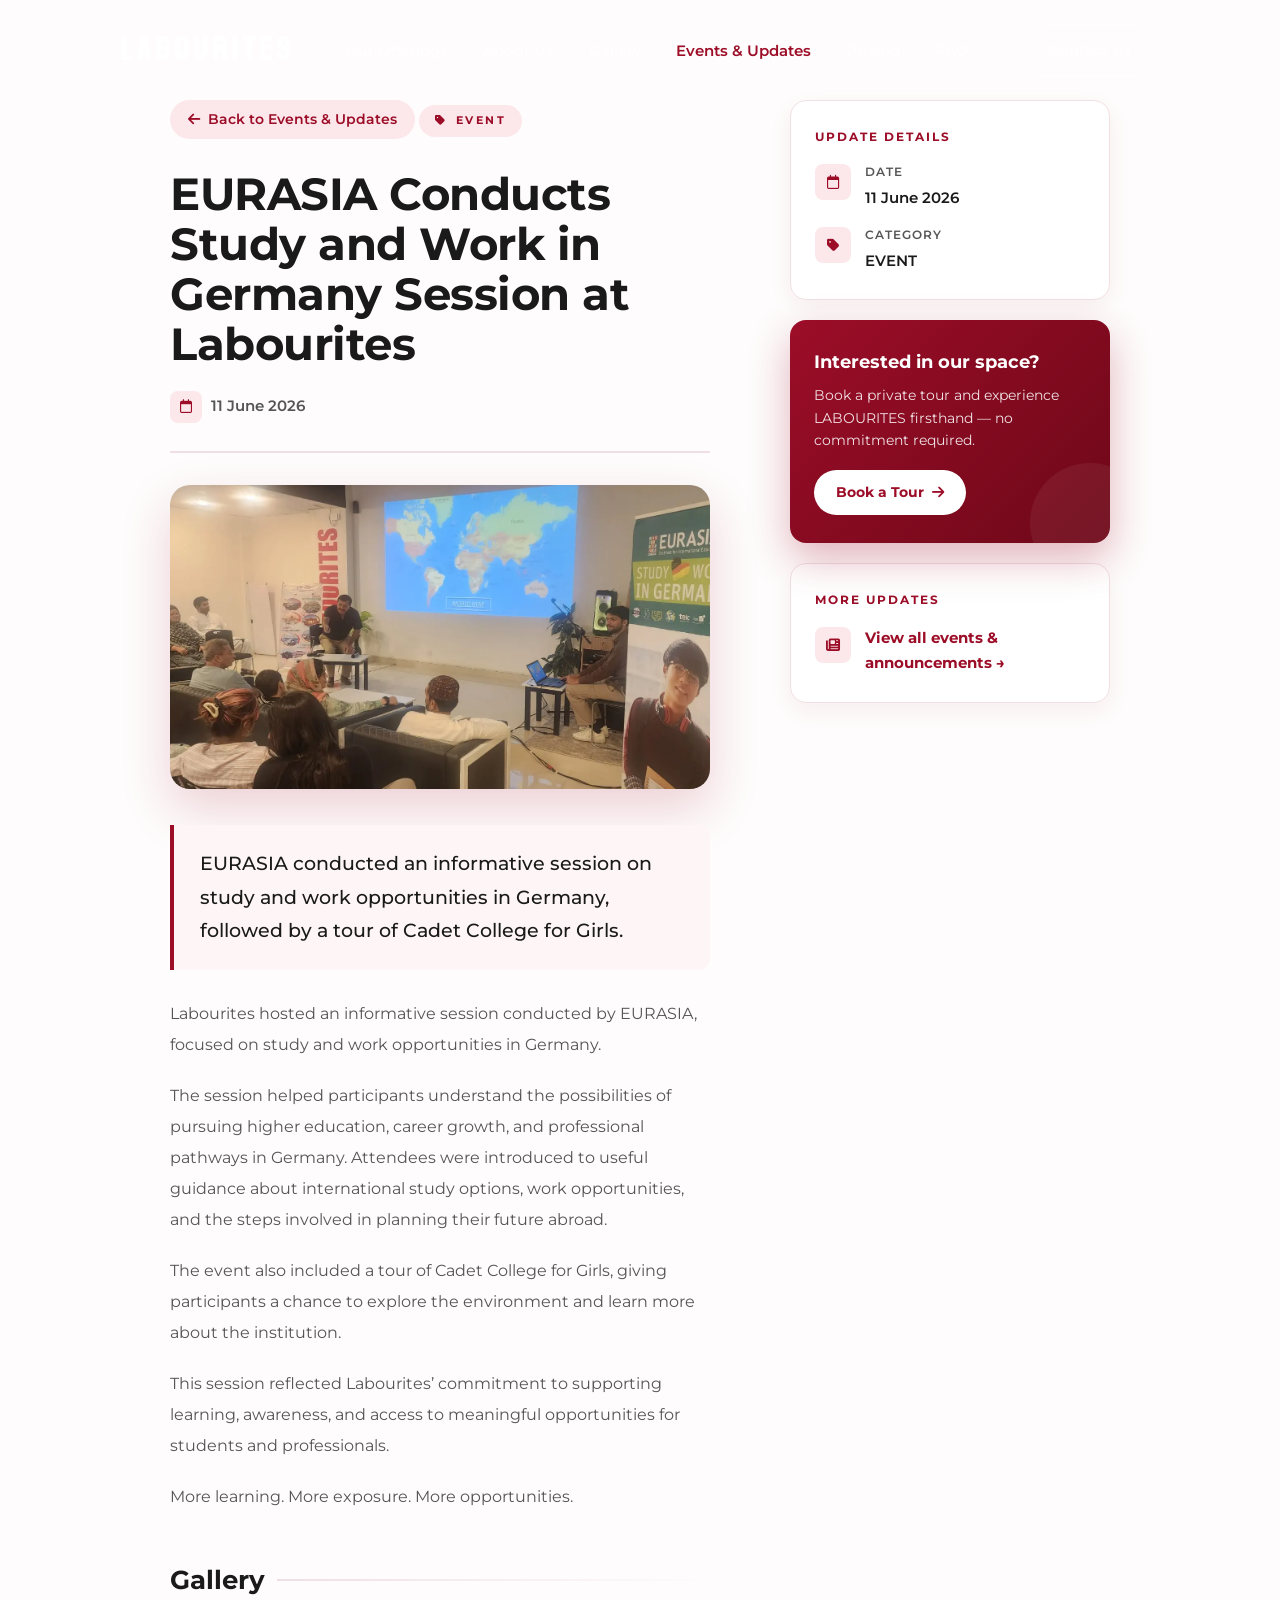
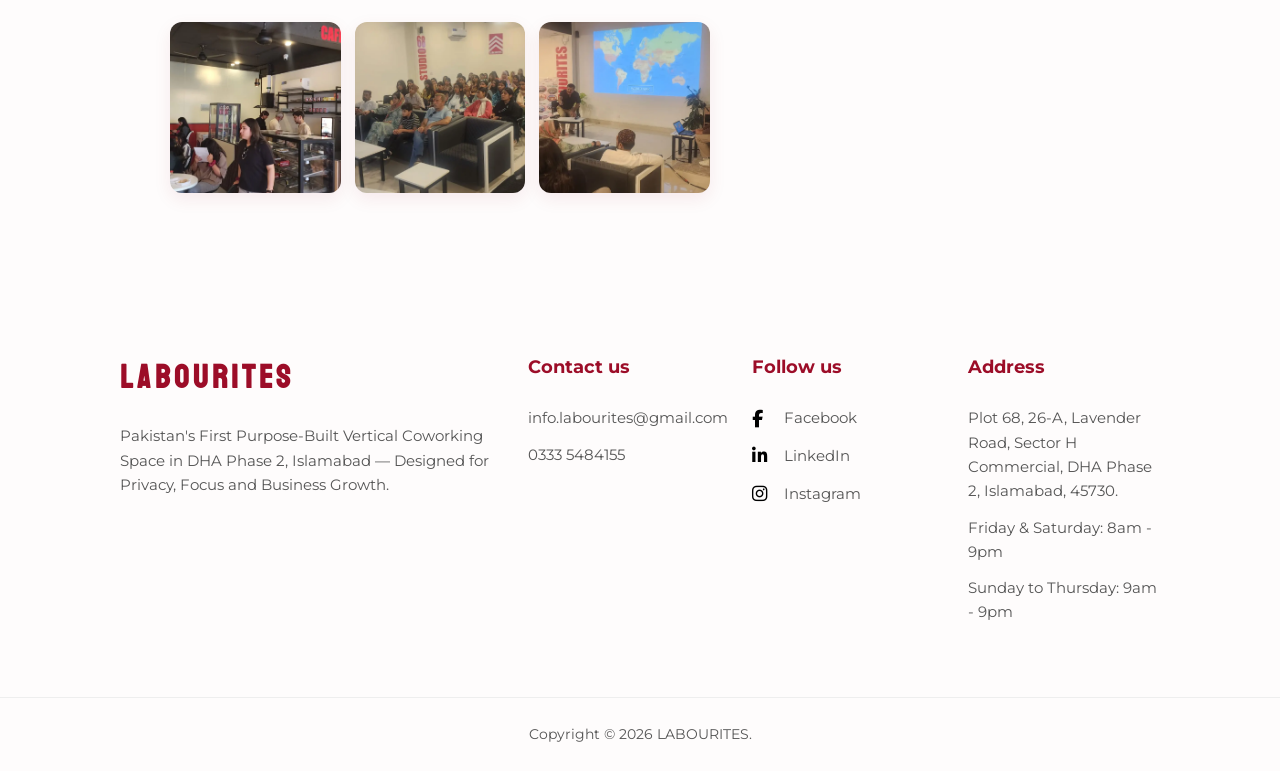
<file: events/eurasia-conducts-study-and-work-in-germany-session-at-labourites.html>
<!DOCTYPE html>
<html lang="en">

<head>
    <meta charset="UTF-8">
    <meta name="viewport" content="width=device-width, initial-scale=1.0">
    <title>EURASIA Conducts Study and Work in Germany Session at Labourites — Labourites Co-Working Space</title>
    <meta name="description" content="EURASIA conducted an informative session on study and work opportunities in Germany, followed by a tour of Cadet College for Girls.">
    <link rel="canonical" href="https://www.labourites.com/events/eurasia-conducts-study-and-work-in-germany-session-at-labourites">
    <meta property="og:type" content="article">
    <meta property="og:site_name" content="Labourites">
    <meta property="og:title" content="EURASIA Conducts Study and Work in Germany Session at Labourites">
    <meta property="og:description" content="EURASIA conducted an informative session on study and work opportunities in Germany, followed by a tour of Cadet College for Girls.">
    <meta property="og:url" content="https://www.labourites.com/events/eurasia-conducts-study-and-work-in-germany-session-at-labourites">
    <meta property="og:image" content="../assets/images/event-images/eurasia-germany-session-cover.webp">
    <link rel="preconnect" href="https://fonts.googleapis.com">
    <link rel="preconnect" href="https://fonts.gstatic.com" crossorigin>
    <link href="https://fonts.googleapis.com/css2?family=Montserrat:wght@300;400;500;600;700&display=swap" rel="stylesheet" media="print" onload="this.media='all'">
    <noscript><link href="https://fonts.googleapis.com/css2?family=Montserrat:wght@300;400;500;600;700&display=swap" rel="stylesheet"></noscript>
    <link href="https://fonts.googleapis.com/css2?family=Koulen&display=swap" rel="stylesheet" media="print" onload="this.media='all'">
    <noscript><link href="https://fonts.googleapis.com/css2?family=Koulen&display=swap" rel="stylesheet"></noscript>
    <link rel="stylesheet" href="https://cdnjs.cloudflare.com/ajax/libs/font-awesome/6.4.0/css/all.min.css">
    <link rel="stylesheet" href="../style.css">
    <link rel="icon" type="image/png" href="../assets/images/Capture.PNG">
    <script type="application/ld+json">
    {
      "@context": "https://schema.org",
      "@type": "CoworkingSpace",
      "name": "Labourites",
      "url": "https://www.labourites.com",
      "telephone": "0333 5484155",
      "email": "info.labourites@gmail.com",
      "address": {
        "@type": "PostalAddress",
        "streetAddress": "Plot 68, 26-A, Lavender Road, Sector H Commercial",
        "addressLocality": "DHA Phase 2",
        "addressRegion": "Islamabad",
        "postalCode": "45730",
        "addressCountry": "PK"
      },
      "sameAs": [
        "https://www.facebook.com/labourites.coworking",
        "https://www.linkedin.com/company/labourites-co-working-space/",
        "https://www.instagram.com/labourites.coworking"
      ]
    }
    </script>
</head>

<body class="updates-page">

    <nav class="navbar scrolled">
        <div class="nav-container">
            <a href="/" class="logo">LABOURITES</a>
            <ul class="nav-links">
                <li><a href="/#offerings">Our Offerings</a></li>
                <li><a href="/about">About Us</a></li>
                <li><a href="/gallery">Gallery</a></li>
                <li><a href="/events-updates" class="active-link">Events &amp; Updates</a></li>
                <li><a href="/#pricing">Pricing</a></li>
                <li><a href="/#faq">FAQ</a></li>
            </ul>
            <a href="/#contact" class="btn btn-outline">Contact us</a>
            <button class="nav-toggle" aria-label="Open menu" aria-expanded="false">
                <span></span><span></span><span></span>
            </button>
        </div>
    </nav>

    <article class="update-detail-wrap">
        <div class="upd-detail-inner">

            <div class="upd-detail-main">
                <a class="upd-back" href="/events-updates">
                    <i class="fas fa-arrow-left"></i> Back to Events &amp; Updates
                </a>
                <span class="upd-detail-category"><i class="fas fa-tag"></i> EVENT</span>
                <h1 class="upd-detail-title">EURASIA Conducts Study and Work in Germany Session at Labourites</h1>
                <div class="upd-detail-meta">
                    <div class="upd-detail-meta-item"><i class="far fa-calendar"></i> 11 June 2026</div>
                </div>
                <div class="upd-detail-cover">
                    <img src="../assets/images/event-images/eurasia-germany-session-cover.webp" alt="EURASIA Conducts Study and Work in Germany Session at Labourites">
                </div>
                <p class="upd-detail-lead">EURASIA conducted an informative session on study and work opportunities in Germany, followed by a tour of Cadet College for Girls.</p>
                <div class="upd-detail-content">
                    <p>Labourites hosted an informative session conducted by EURASIA, focused on study and work opportunities in Germany.</p>
                    <p>The session helped participants understand the possibilities of pursuing higher education, career growth, and professional pathways in Germany. Attendees were introduced to useful guidance about international study options, work opportunities, and the steps involved in planning their future abroad.</p>
                    <p>The event also included a tour of Cadet College for Girls, giving participants a chance to explore the environment and learn more about the institution.</p>
                    <p>This session reflected Labourites&rsquo; commitment to supporting learning, awareness, and access to meaningful opportunities for students and professionals.</p>
                    <p>More learning. More exposure. More opportunities.</p>
                </div>
                <h2 class="upd-gallery-title">Gallery</h2>
                <div class="upd-gallery">
                    <a href="../assets/images/event-images/eurasia-germany-session-1.webp" target="_blank" rel="noopener">
                        <img src="../assets/images/event-images/eurasia-germany-session-1.webp" alt="EURASIA session image" loading="lazy">
                    </a>
                    <a href="../assets/images/event-images/eurasia-germany-session-2.webp" target="_blank" rel="noopener">
                        <img src="../assets/images/event-images/eurasia-germany-session-2.webp" alt="EURASIA session image" loading="lazy">
                    </a>
                    <a href="../assets/images/event-images/eurasia-germany-session-3.webp" target="_blank" rel="noopener">
                        <img src="../assets/images/event-images/eurasia-germany-session-3.webp" alt="EURASIA session image" loading="lazy">
                    </a>
                </div>
            </div>

            <aside class="upd-detail-sidebar">
                <div class="upd-sidebar-card">
                    <h4>Update Details</h4>
                    <div class="upd-sidebar-detail-row">
                        <i class="far fa-calendar"></i>
                        <div><strong>Date</strong><span>11 June 2026</span></div>
                    </div>
                    <div class="upd-sidebar-detail-row">
                        <i class="fas fa-tag"></i>
                        <div><strong>Category</strong><span>EVENT</span></div>
                    </div>
                </div>
                <div class="upd-sidebar-cta">
                    <h4>Interested in our space?</h4>
                    <p>Book a private tour and experience LABOURITES firsthand — no commitment required.</p>
                    <a href="/#contact">Book a Tour <i class="fas fa-arrow-right"></i></a>
                </div>
                <div class="upd-sidebar-card">
                    <h4>More Updates</h4>
                    <div class="upd-sidebar-detail-row">
                        <i class="fas fa-newspaper"></i>
                        <div><span><a href="/events-updates" style="color:var(--primary-color);font-weight:700;">View all events &amp; announcements →</a></span></div>
                    </div>
                </div>
            </aside>

        </div>
    </article>

    <footer class="footer">
        <div class="footer-col">
            <h3 class="logo-text">LABOURITES</h3>
            <p>Pakistan's First Purpose-Built Vertical Coworking Space in DHA Phase 2, Islamabad — Designed for Privacy, Focus and Business Growth.</p>
        </div>
        <div class="footer-col">
            <h4>Contact us</h4>
            <p><a href="mailto:info.labourites@gmail.com" class="social-link">info.labourites@gmail.com</a></p>
            <p><a href="tel:03335484155" class="social-link">0333 5484155</a></p>
        </div>
        <div class="footer-col">
            <h4>Follow us</h4>
            <p><a href="https://www.facebook.com/labourites.coworking" class="social-link" target="_blank" rel="noopener"><i class="fa-brands fa-facebook-f social-icon"></i> Facebook</a></p>
            <p><a href="https://www.linkedin.com/company/labourites-co-working-space/" class="social-link" target="_blank" rel="noopener"><i class="fa-brands fa-linkedin-in social-icon"></i> LinkedIn</a></p>
            <p><a href="https://www.instagram.com/labourites.coworking" class="social-link" target="_blank" rel="noopener"><i class="fa-brands fa-instagram social-icon"></i> Instagram</a></p>
        </div>
        <div class="footer-col">
            <h4>Address</h4>
            <p><a href="https://maps.app.goo.gl/P947mp1ArXs4jzXK9" class="social-link" target="_blank" rel="noopener">Plot 68, 26-A, Lavender Road, Sector H Commercial, DHA Phase 2, Islamabad, 45730.</a></p>
            <p>Friday &amp; Saturday: 8am - 9pm</p>
            <p>Sunday to Thursday: 9am - 9pm</p>
        </div>
    </footer>
    <div class="footer-bottom">
        <p>Copyright &copy; 2026 LABOURITES.</p>
    </div>

    <script src="../script.js"></script>
</body>

</html>
</file>
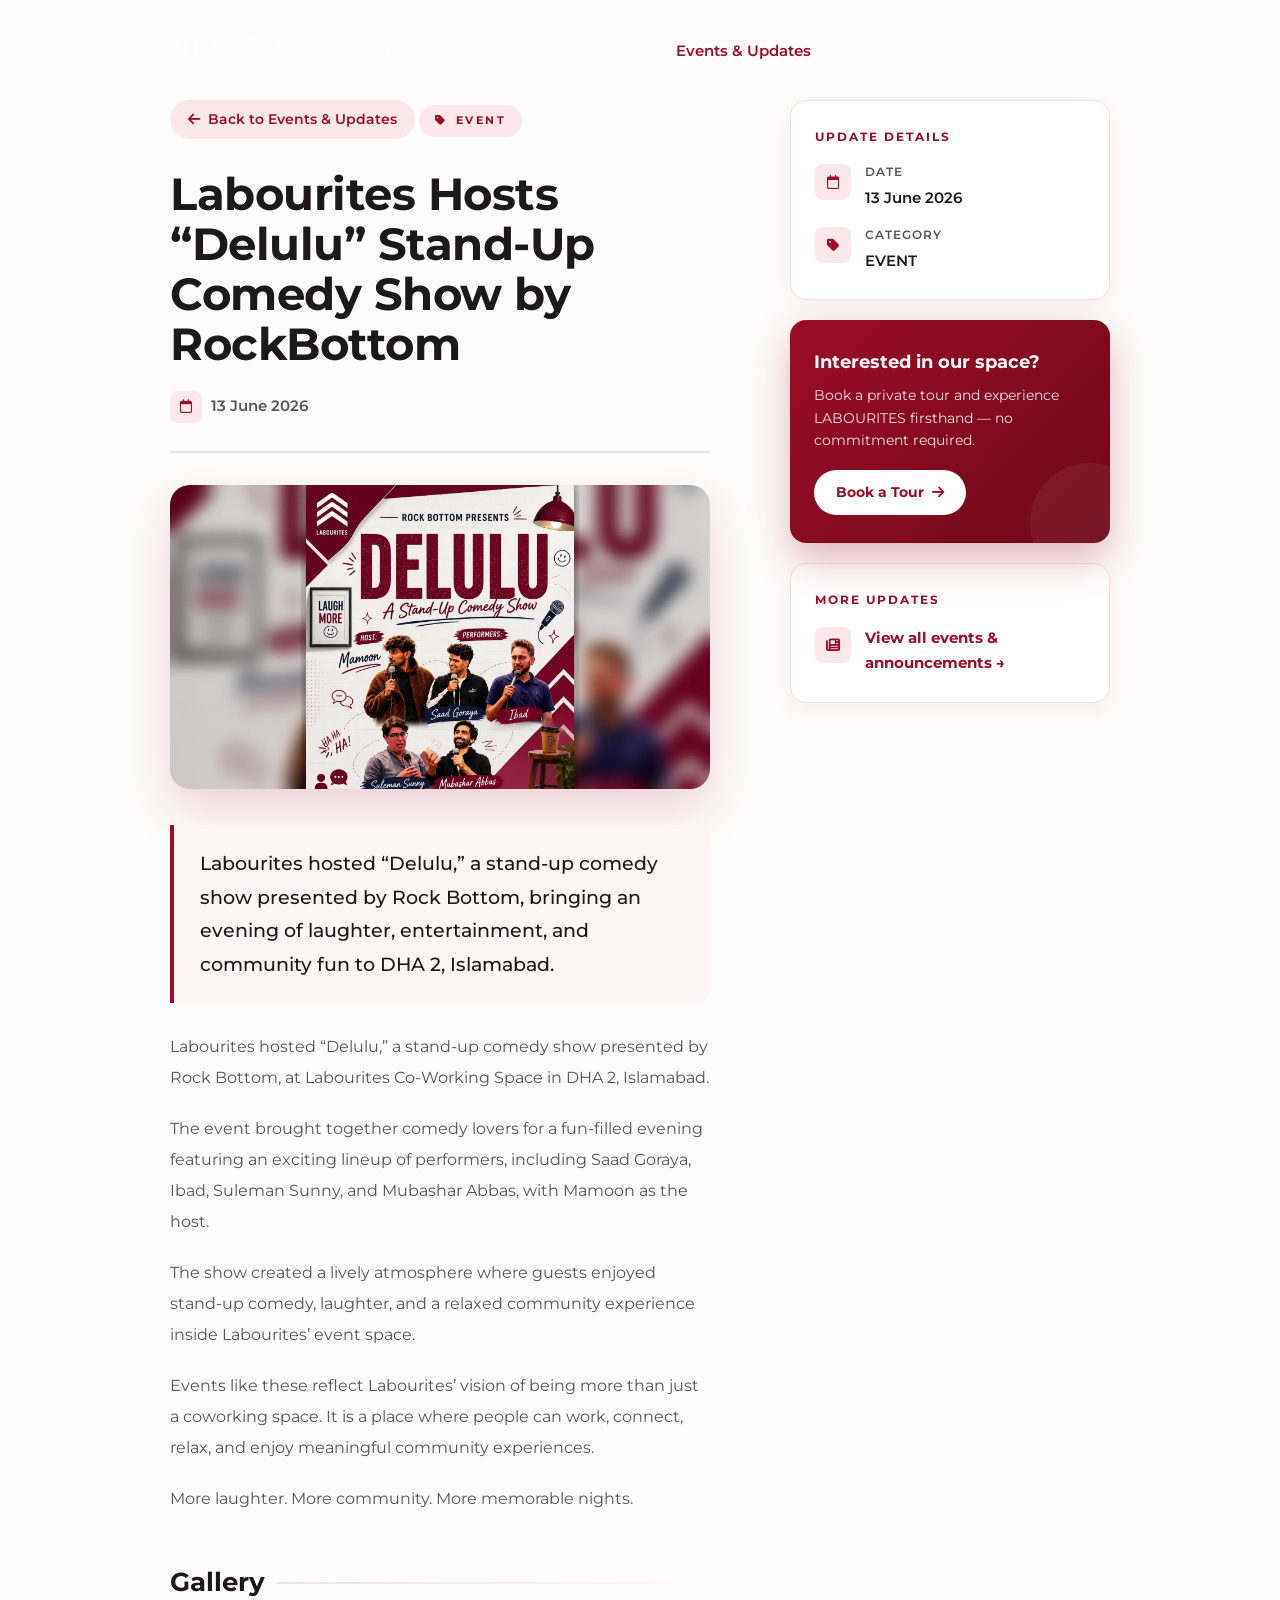
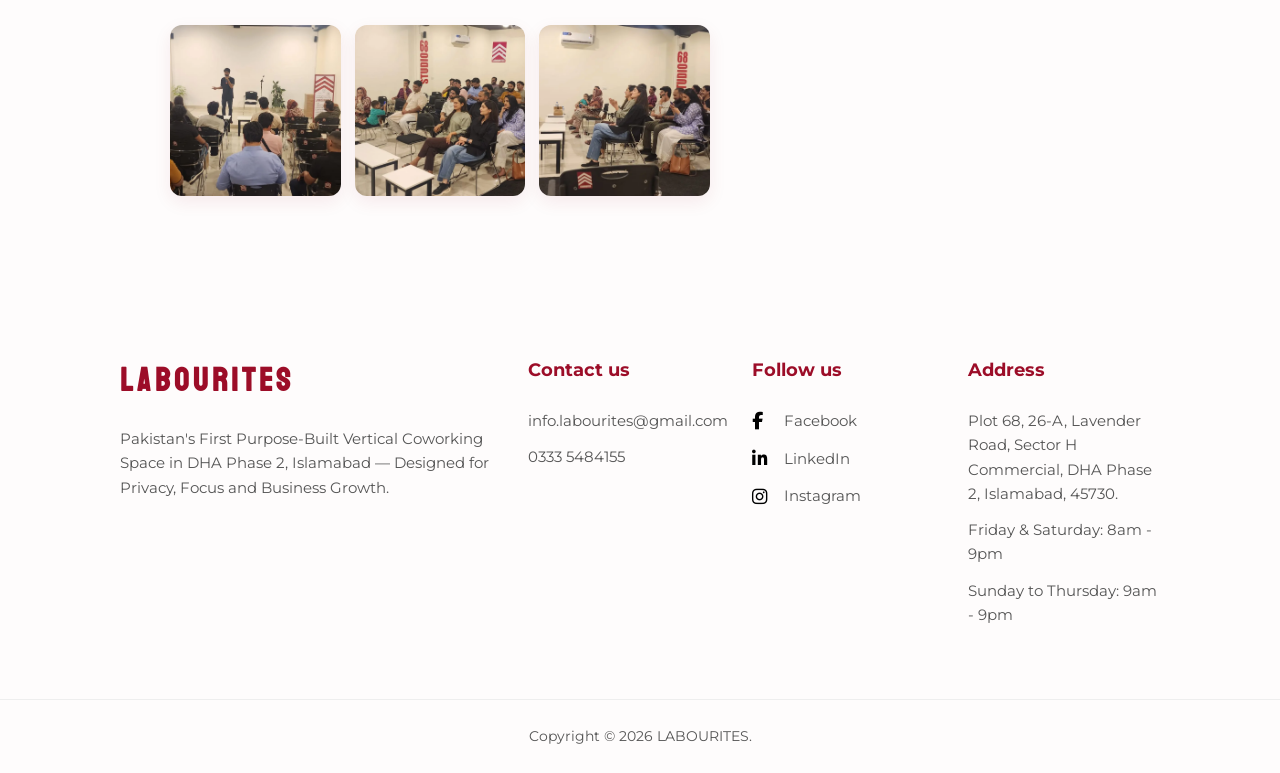
<file: events/labourites-hosts-delulu-stand-up-comedy-show-by-rockbottom.html>
<!DOCTYPE html>
<html lang="en">

<head>
    <meta charset="UTF-8">
    <meta name="viewport" content="width=device-width, initial-scale=1.0">
    <title>Labourites Hosts &ldquo;Delulu&rdquo; Stand-Up Comedy Show by RockBottom — Labourites Co-Working Space</title>
    <meta name="description" content="Labourites hosted &quot;Delulu,&quot; a stand-up comedy show presented by Rock Bottom, bringing an evening of laughter, entertainment, and community fun to DHA 2, Islamabad.">
    <link rel="canonical" href="https://www.labourites.com/events/labourites-hosts-delulu-stand-up-comedy-show-by-rockbottom">
    <meta property="og:type" content="article">
    <meta property="og:site_name" content="Labourites">
    <meta property="og:title" content="Labourites Hosts &quot;Delulu&quot; Stand-Up Comedy Show by RockBottom">
    <meta property="og:description" content="Labourites hosted &quot;Delulu,&quot; a stand-up comedy show presented by Rock Bottom, bringing an evening of laughter, entertainment, and community fun to DHA 2, Islamabad.">
    <meta property="og:url" content="https://www.labourites.com/events/labourites-hosts-delulu-stand-up-comedy-show-by-rockbottom">
    <meta property="og:image" content="../assets/images/event-images/delulu-comedy-show-cover.webp">
    <link rel="preconnect" href="https://fonts.googleapis.com">
    <link rel="preconnect" href="https://fonts.gstatic.com" crossorigin>
    <link href="https://fonts.googleapis.com/css2?family=Montserrat:wght@300;400;500;600;700&display=swap" rel="stylesheet" media="print" onload="this.media='all'">
    <noscript><link href="https://fonts.googleapis.com/css2?family=Montserrat:wght@300;400;500;600;700&display=swap" rel="stylesheet"></noscript>
    <link href="https://fonts.googleapis.com/css2?family=Koulen&display=swap" rel="stylesheet" media="print" onload="this.media='all'">
    <noscript><link href="https://fonts.googleapis.com/css2?family=Koulen&display=swap" rel="stylesheet"></noscript>
    <link rel="stylesheet" href="https://cdnjs.cloudflare.com/ajax/libs/font-awesome/6.4.0/css/all.min.css">
    <link rel="stylesheet" href="../style.css">
    <link rel="icon" type="image/png" href="../assets/images/Capture.PNG">
    <script type="application/ld+json">
    {
      "@context": "https://schema.org",
      "@type": "CoworkingSpace",
      "name": "Labourites",
      "url": "https://www.labourites.com",
      "telephone": "0333 5484155",
      "email": "info.labourites@gmail.com",
      "address": {
        "@type": "PostalAddress",
        "streetAddress": "Plot 68, 26-A, Lavender Road, Sector H Commercial",
        "addressLocality": "DHA Phase 2",
        "addressRegion": "Islamabad",
        "postalCode": "45730",
        "addressCountry": "PK"
      },
      "sameAs": [
        "https://www.facebook.com/labourites.coworking",
        "https://www.linkedin.com/company/labourites-co-working-space/",
        "https://www.instagram.com/labourites.coworking"
      ]
    }
    </script>
</head>

<body class="updates-page">

    <nav class="navbar scrolled">
        <div class="nav-container">
            <a href="/" class="logo">LABOURITES</a>
            <ul class="nav-links">
                <li><a href="/#offerings">Our Offerings</a></li>
                <li><a href="/about">About Us</a></li>
                <li><a href="/gallery">Gallery</a></li>
                <li><a href="/events-updates" class="active-link">Events &amp; Updates</a></li>
                <li><a href="/#pricing">Pricing</a></li>
                <li><a href="/#faq">FAQ</a></li>
            </ul>
            <a href="/#contact" class="btn btn-outline">Contact us</a>
            <button class="nav-toggle" aria-label="Open menu" aria-expanded="false">
                <span></span><span></span><span></span>
            </button>
        </div>
    </nav>

    <article class="update-detail-wrap">
        <div class="upd-detail-inner">

            <div class="upd-detail-main">
                <a class="upd-back" href="/events-updates">
                    <i class="fas fa-arrow-left"></i> Back to Events &amp; Updates
                </a>
                <span class="upd-detail-category"><i class="fas fa-tag"></i> EVENT</span>
                <h1 class="upd-detail-title">Labourites Hosts &ldquo;Delulu&rdquo; Stand-Up Comedy Show by RockBottom</h1>
                <div class="upd-detail-meta">
                    <div class="upd-detail-meta-item"><i class="far fa-calendar"></i> 13 June 2026</div>
                </div>
                <div class="upd-detail-cover">
                    <img src="../assets/images/event-images/delulu-comedy-show-cover.webp" alt="Labourites Hosts Delulu Stand-Up Comedy Show by RockBottom">
                </div>
                <p class="upd-detail-lead">Labourites hosted &ldquo;Delulu,&rdquo; a stand-up comedy show presented by Rock Bottom, bringing an evening of laughter, entertainment, and community fun to DHA 2, Islamabad.</p>
                <div class="upd-detail-content">
                    <p>Labourites hosted &ldquo;Delulu,&rdquo; a stand-up comedy show presented by Rock Bottom, at Labourites Co-Working Space in DHA 2, Islamabad.</p>
                    <p>The event brought together comedy lovers for a fun-filled evening featuring an exciting lineup of performers, including Saad Goraya, Ibad, Suleman Sunny, and Mubashar Abbas, with Mamoon as the host.</p>
                    <p>The show created a lively atmosphere where guests enjoyed stand-up comedy, laughter, and a relaxed community experience inside Labourites&rsquo; event space.</p>
                    <p>Events like these reflect Labourites&rsquo; vision of being more than just a coworking space. It is a place where people can work, connect, relax, and enjoy meaningful community experiences.</p>
                    <p>More laughter. More community. More memorable nights.</p>
                </div>
                <h2 class="upd-gallery-title">Gallery</h2>
                <div class="upd-gallery">
                    <a href="../assets/images/event-images/delulu-comedy-show-1.webp" target="_blank" rel="noopener">
                        <img src="../assets/images/event-images/delulu-comedy-show-1.webp" alt="Delulu comedy show image" loading="lazy">
                    </a>
                    <a href="../assets/images/event-images/delulu-comedy-show-2.webp" target="_blank" rel="noopener">
                        <img src="../assets/images/event-images/delulu-comedy-show-2.webp" alt="Delulu comedy show image" loading="lazy">
                    </a>
                    <a href="../assets/images/event-images/delulu-comedy-show-3.webp" target="_blank" rel="noopener">
                        <img src="../assets/images/event-images/delulu-comedy-show-3.webp" alt="Delulu comedy show image" loading="lazy">
                    </a>
                </div>
            </div>

            <aside class="upd-detail-sidebar">
                <div class="upd-sidebar-card">
                    <h4>Update Details</h4>
                    <div class="upd-sidebar-detail-row">
                        <i class="far fa-calendar"></i>
                        <div><strong>Date</strong><span>13 June 2026</span></div>
                    </div>
                    <div class="upd-sidebar-detail-row">
                        <i class="fas fa-tag"></i>
                        <div><strong>Category</strong><span>EVENT</span></div>
                    </div>
                </div>
                <div class="upd-sidebar-cta">
                    <h4>Interested in our space?</h4>
                    <p>Book a private tour and experience LABOURITES firsthand — no commitment required.</p>
                    <a href="/#contact">Book a Tour <i class="fas fa-arrow-right"></i></a>
                </div>
                <div class="upd-sidebar-card">
                    <h4>More Updates</h4>
                    <div class="upd-sidebar-detail-row">
                        <i class="fas fa-newspaper"></i>
                        <div><span><a href="/events-updates" style="color:var(--primary-color);font-weight:700;">View all events &amp; announcements →</a></span></div>
                    </div>
                </div>
            </aside>

        </div>
    </article>

    <footer class="footer">
        <div class="footer-col">
            <h3 class="logo-text">LABOURITES</h3>
            <p>Pakistan's First Purpose-Built Vertical Coworking Space in DHA Phase 2, Islamabad — Designed for Privacy, Focus and Business Growth.</p>
        </div>
        <div class="footer-col">
            <h4>Contact us</h4>
            <p><a href="mailto:info.labourites@gmail.com" class="social-link">info.labourites@gmail.com</a></p>
            <p><a href="tel:03335484155" class="social-link">0333 5484155</a></p>
        </div>
        <div class="footer-col">
            <h4>Follow us</h4>
            <p><a href="https://www.facebook.com/labourites.coworking" class="social-link" target="_blank" rel="noopener"><i class="fa-brands fa-facebook-f social-icon"></i> Facebook</a></p>
            <p><a href="https://www.linkedin.com/company/labourites-co-working-space/" class="social-link" target="_blank" rel="noopener"><i class="fa-brands fa-linkedin-in social-icon"></i> LinkedIn</a></p>
            <p><a href="https://www.instagram.com/labourites.coworking" class="social-link" target="_blank" rel="noopener"><i class="fa-brands fa-instagram social-icon"></i> Instagram</a></p>
        </div>
        <div class="footer-col">
            <h4>Address</h4>
            <p><a href="https://maps.app.goo.gl/P947mp1ArXs4jzXK9" class="social-link" target="_blank" rel="noopener">Plot 68, 26-A, Lavender Road, Sector H Commercial, DHA Phase 2, Islamabad, 45730.</a></p>
            <p>Friday &amp; Saturday: 8am - 9pm</p>
            <p>Sunday to Thursday: 9am - 9pm</p>
        </div>
    </footer>
    <div class="footer-bottom">
        <p>Copyright &copy; 2026 LABOURITES.</p>
    </div>

    <script src="../script.js"></script>
</body>

</html>
</file>
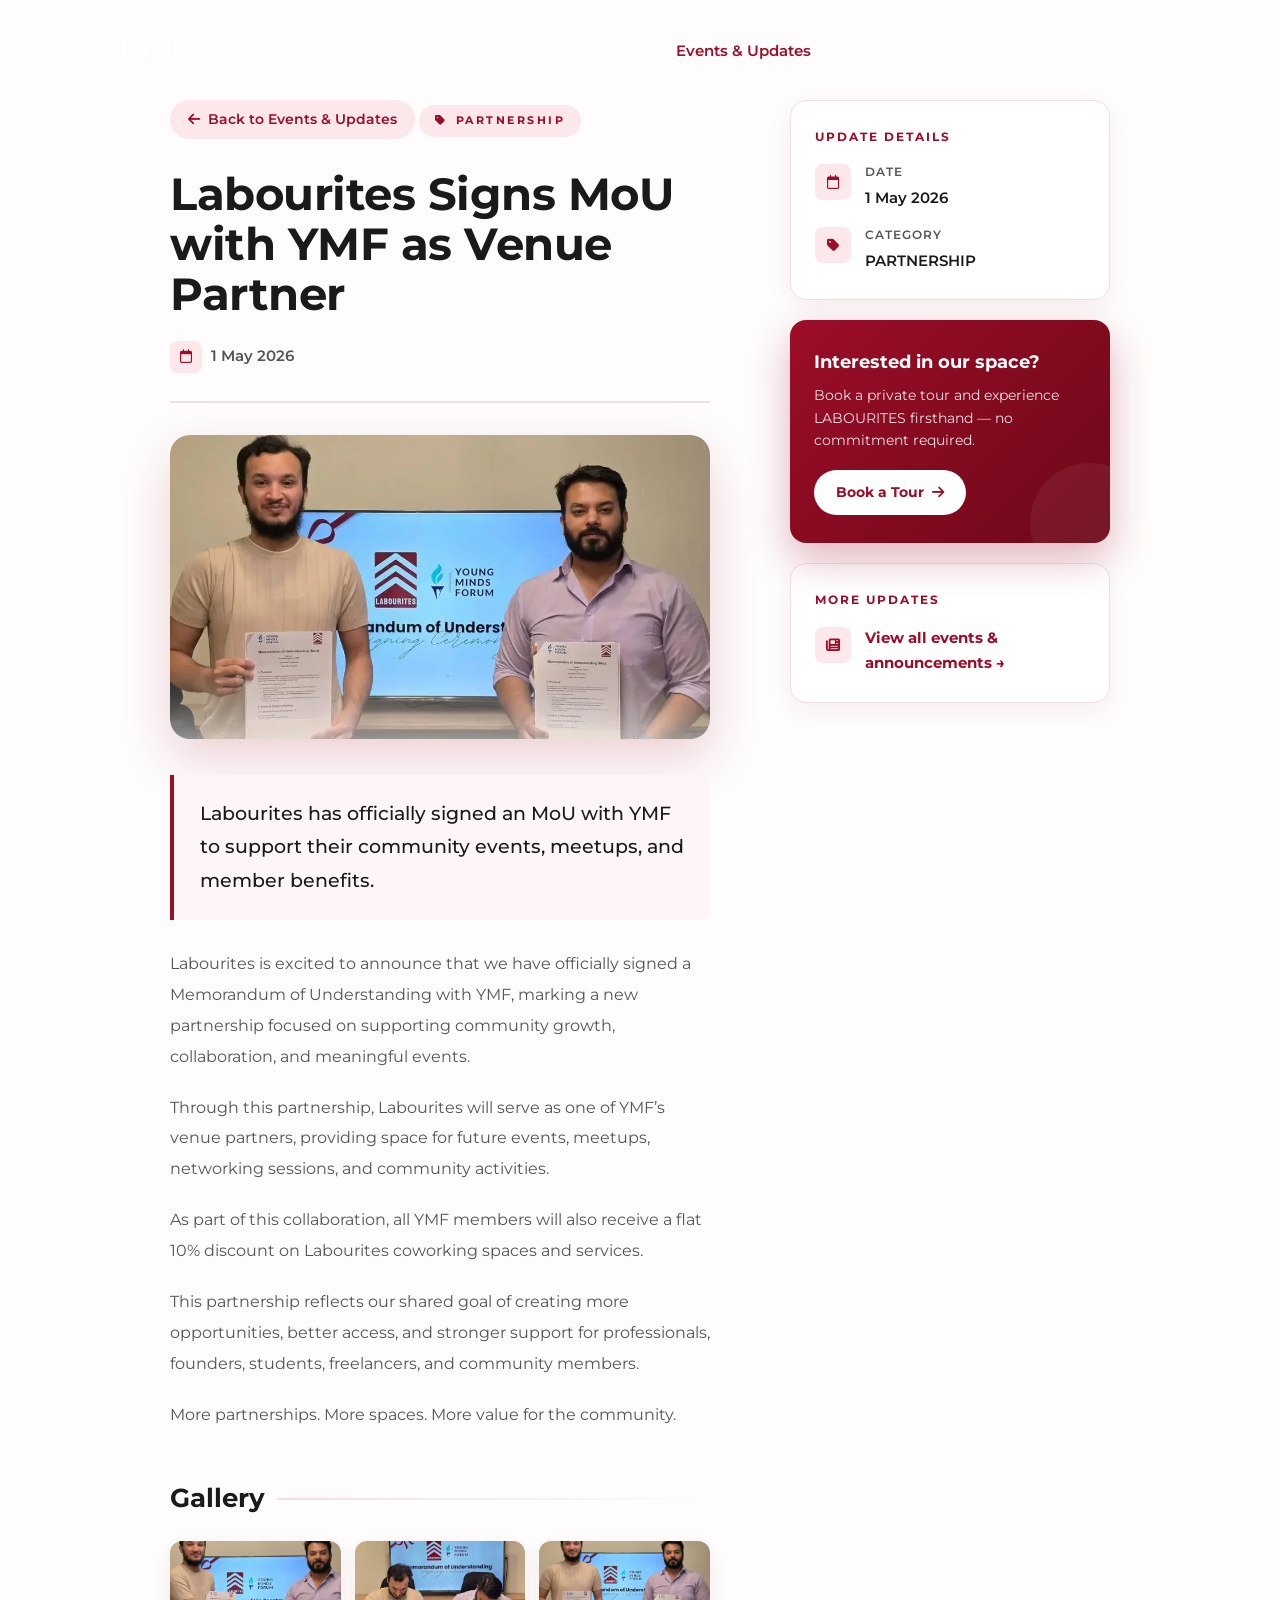
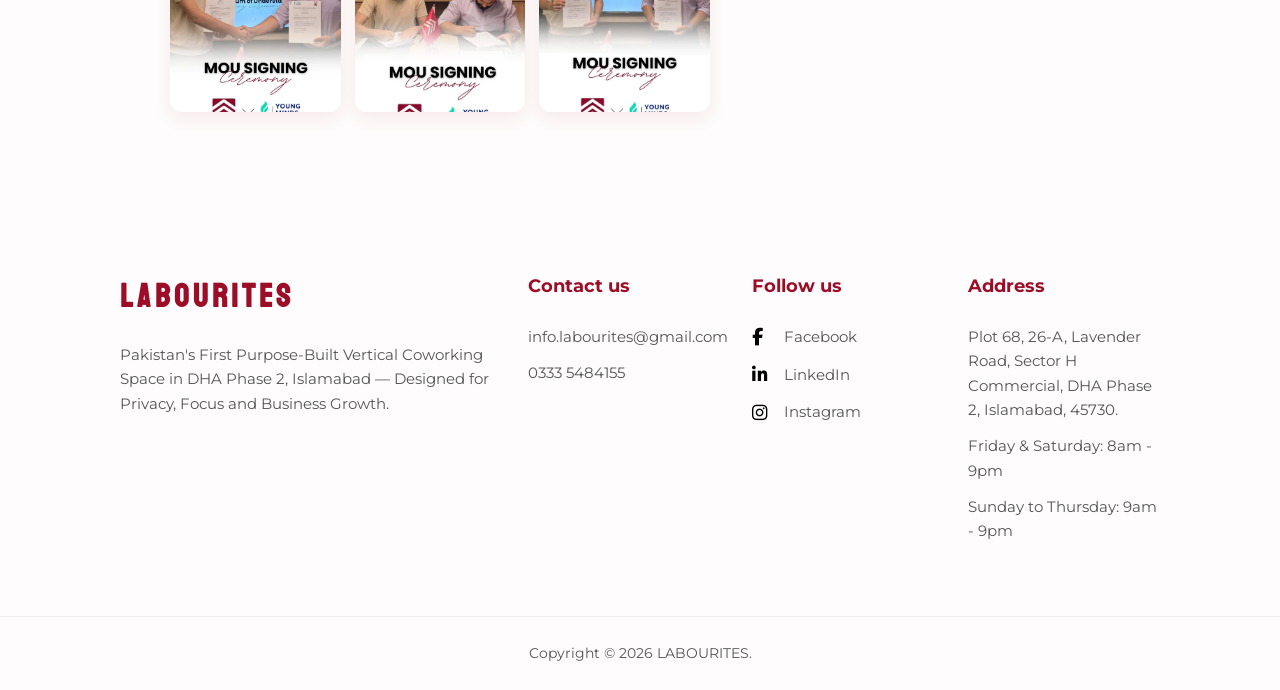
<file: events/labourites-signs-mou-with-ymf-as-venue-partner.html>
<!DOCTYPE html>
<html lang="en">

<head>
    <meta charset="UTF-8">
    <meta name="viewport" content="width=device-width, initial-scale=1.0">
    <title>Labourites Signs MoU with YMF as Venue Partner — Labourites Co-Working Space</title>
    <meta name="description" content="Labourites has officially signed an MoU with YMF to support their community events, meetups, and member benefits — including a 10% discount for all YMF members.">
    <link rel="canonical" href="https://www.labourites.com/events/labourites-signs-mou-with-ymf-as-venue-partner">
    <meta property="og:type" content="article">
    <meta property="og:site_name" content="Labourites">
    <meta property="og:title" content="Labourites Signs MoU with YMF as Venue Partner">
    <meta property="og:description" content="Labourites has officially signed an MoU with YMF to support their community events, meetups, and member benefits — including a 10% discount for all YMF members.">
    <meta property="og:url" content="https://www.labourites.com/events/labourites-signs-mou-with-ymf-as-venue-partner">
    <meta property="og:image" content="../assets/images/event-images/ymf-mou-venue-partner-cover.webp">
    <link rel="preconnect" href="https://fonts.googleapis.com">
    <link rel="preconnect" href="https://fonts.gstatic.com" crossorigin>
    <link href="https://fonts.googleapis.com/css2?family=Montserrat:wght@300;400;500;600;700&display=swap" rel="stylesheet" media="print" onload="this.media='all'">
    <noscript><link href="https://fonts.googleapis.com/css2?family=Montserrat:wght@300;400;500;600;700&display=swap" rel="stylesheet"></noscript>
    <link href="https://fonts.googleapis.com/css2?family=Koulen&display=swap" rel="stylesheet" media="print" onload="this.media='all'">
    <noscript><link href="https://fonts.googleapis.com/css2?family=Koulen&display=swap" rel="stylesheet"></noscript>
    <link rel="stylesheet" href="https://cdnjs.cloudflare.com/ajax/libs/font-awesome/6.4.0/css/all.min.css">
    <link rel="stylesheet" href="../style.css">
    <link rel="icon" type="image/png" href="../assets/images/Capture.PNG">
    <script type="application/ld+json">
    {
      "@context": "https://schema.org",
      "@type": "CoworkingSpace",
      "name": "Labourites",
      "url": "https://www.labourites.com",
      "telephone": "0333 5484155",
      "email": "info.labourites@gmail.com",
      "address": {
        "@type": "PostalAddress",
        "streetAddress": "Plot 68, 26-A, Lavender Road, Sector H Commercial",
        "addressLocality": "DHA Phase 2",
        "addressRegion": "Islamabad",
        "postalCode": "45730",
        "addressCountry": "PK"
      },
      "sameAs": [
        "https://www.facebook.com/labourites.coworking",
        "https://www.linkedin.com/company/labourites-co-working-space/",
        "https://www.instagram.com/labourites.coworking"
      ]
    }
    </script>
</head>

<body class="updates-page">

    <nav class="navbar scrolled">
        <div class="nav-container">
            <a href="/" class="logo">LABOURITES</a>
            <ul class="nav-links">
                <li><a href="/#offerings">Our Offerings</a></li>
                <li><a href="/about">About Us</a></li>
                <li><a href="/gallery">Gallery</a></li>
                <li><a href="/events-updates" class="active-link">Events &amp; Updates</a></li>
                <li><a href="/#pricing">Pricing</a></li>
                <li><a href="/#faq">FAQ</a></li>
            </ul>
            <a href="/#contact" class="btn btn-outline">Contact us</a>
            <button class="nav-toggle" aria-label="Open menu" aria-expanded="false">
                <span></span><span></span><span></span>
            </button>
        </div>
    </nav>

    <article class="update-detail-wrap">
        <div class="upd-detail-inner">

            <div class="upd-detail-main">
                <a class="upd-back" href="/events-updates">
                    <i class="fas fa-arrow-left"></i> Back to Events &amp; Updates
                </a>
                <span class="upd-detail-category cat-partnership"><i class="fas fa-tag"></i> PARTNERSHIP</span>
                <h1 class="upd-detail-title">Labourites Signs MoU with YMF as Venue Partner</h1>
                <div class="upd-detail-meta">
                    <div class="upd-detail-meta-item"><i class="far fa-calendar"></i> 1 May 2026</div>
                </div>
                <div class="upd-detail-cover">
                    <img src="../assets/images/event-images/ymf-mou-venue-partner-cover.webp" alt="Labourites Signs MoU with YMF as Venue Partner">
                </div>
                <p class="upd-detail-lead">Labourites has officially signed an MoU with YMF to support their community events, meetups, and member benefits.</p>
                <div class="upd-detail-content">
                    <p>Labourites is excited to announce that we have officially signed a Memorandum of Understanding with YMF, marking a new partnership focused on supporting community growth, collaboration, and meaningful events.</p>
                    <p>Through this partnership, Labourites will serve as one of YMF&rsquo;s venue partners, providing space for future events, meetups, networking sessions, and community activities.</p>
                    <p>As part of this collaboration, all YMF members will also receive a flat 10% discount on Labourites coworking spaces and services.</p>
                    <p>This partnership reflects our shared goal of creating more opportunities, better access, and stronger support for professionals, founders, students, freelancers, and community members.</p>
                    <p>More partnerships. More spaces. More value for the community.</p>
                </div>
                <h2 class="upd-gallery-title">Gallery</h2>
                <div class="upd-gallery">
                    <a href="../assets/images/event-images/ymf-mou-venue-partner-1.webp" target="_blank" rel="noopener">
                        <img src="../assets/images/event-images/ymf-mou-venue-partner-1.webp" alt="YMF MoU signing image" loading="lazy">
                    </a>
                    <a href="../assets/images/event-images/ymf-mou-venue-partner-2.webp" target="_blank" rel="noopener">
                        <img src="../assets/images/event-images/ymf-mou-venue-partner-2.webp" alt="YMF MoU signing image" loading="lazy">
                    </a>
                    <a href="../assets/images/event-images/ymf-mou-venue-partner-3.webp" target="_blank" rel="noopener">
                        <img src="../assets/images/event-images/ymf-mou-venue-partner-3.webp" alt="YMF MoU signing image" loading="lazy">
                    </a>
                </div>
            </div>

            <aside class="upd-detail-sidebar">
                <div class="upd-sidebar-card">
                    <h4>Update Details</h4>
                    <div class="upd-sidebar-detail-row">
                        <i class="far fa-calendar"></i>
                        <div><strong>Date</strong><span>1 May 2026</span></div>
                    </div>
                    <div class="upd-sidebar-detail-row">
                        <i class="fas fa-tag"></i>
                        <div><strong>Category</strong><span>PARTNERSHIP</span></div>
                    </div>
                </div>
                <div class="upd-sidebar-cta">
                    <h4>Interested in our space?</h4>
                    <p>Book a private tour and experience LABOURITES firsthand — no commitment required.</p>
                    <a href="/#contact">Book a Tour <i class="fas fa-arrow-right"></i></a>
                </div>
                <div class="upd-sidebar-card">
                    <h4>More Updates</h4>
                    <div class="upd-sidebar-detail-row">
                        <i class="fas fa-newspaper"></i>
                        <div><span><a href="/events-updates" style="color:var(--primary-color);font-weight:700;">View all events &amp; announcements →</a></span></div>
                    </div>
                </div>
            </aside>

        </div>
    </article>

    <footer class="footer">
        <div class="footer-col">
            <h3 class="logo-text">LABOURITES</h3>
            <p>Pakistan's First Purpose-Built Vertical Coworking Space in DHA Phase 2, Islamabad — Designed for Privacy, Focus and Business Growth.</p>
        </div>
        <div class="footer-col">
            <h4>Contact us</h4>
            <p><a href="mailto:info.labourites@gmail.com" class="social-link">info.labourites@gmail.com</a></p>
            <p><a href="tel:03335484155" class="social-link">0333 5484155</a></p>
        </div>
        <div class="footer-col">
            <h4>Follow us</h4>
            <p><a href="https://www.facebook.com/labourites.coworking" class="social-link" target="_blank" rel="noopener"><i class="fa-brands fa-facebook-f social-icon"></i> Facebook</a></p>
            <p><a href="https://www.linkedin.com/company/labourites-co-working-space/" class="social-link" target="_blank" rel="noopener"><i class="fa-brands fa-linkedin-in social-icon"></i> LinkedIn</a></p>
            <p><a href="https://www.instagram.com/labourites.coworking" class="social-link" target="_blank" rel="noopener"><i class="fa-brands fa-instagram social-icon"></i> Instagram</a></p>
        </div>
        <div class="footer-col">
            <h4>Address</h4>
            <p><a href="https://maps.app.goo.gl/P947mp1ArXs4jzXK9" class="social-link" target="_blank" rel="noopener">Plot 68, 26-A, Lavender Road, Sector H Commercial, DHA Phase 2, Islamabad, 45730.</a></p>
            <p>Friday &amp; Saturday: 8am - 9pm</p>
            <p>Sunday to Thursday: 9am - 9pm</p>
        </div>
    </footer>
    <div class="footer-bottom">
        <p>Copyright &copy; 2026 LABOURITES.</p>
    </div>

    <script src="../script.js"></script>
</body>

</html>
</file>
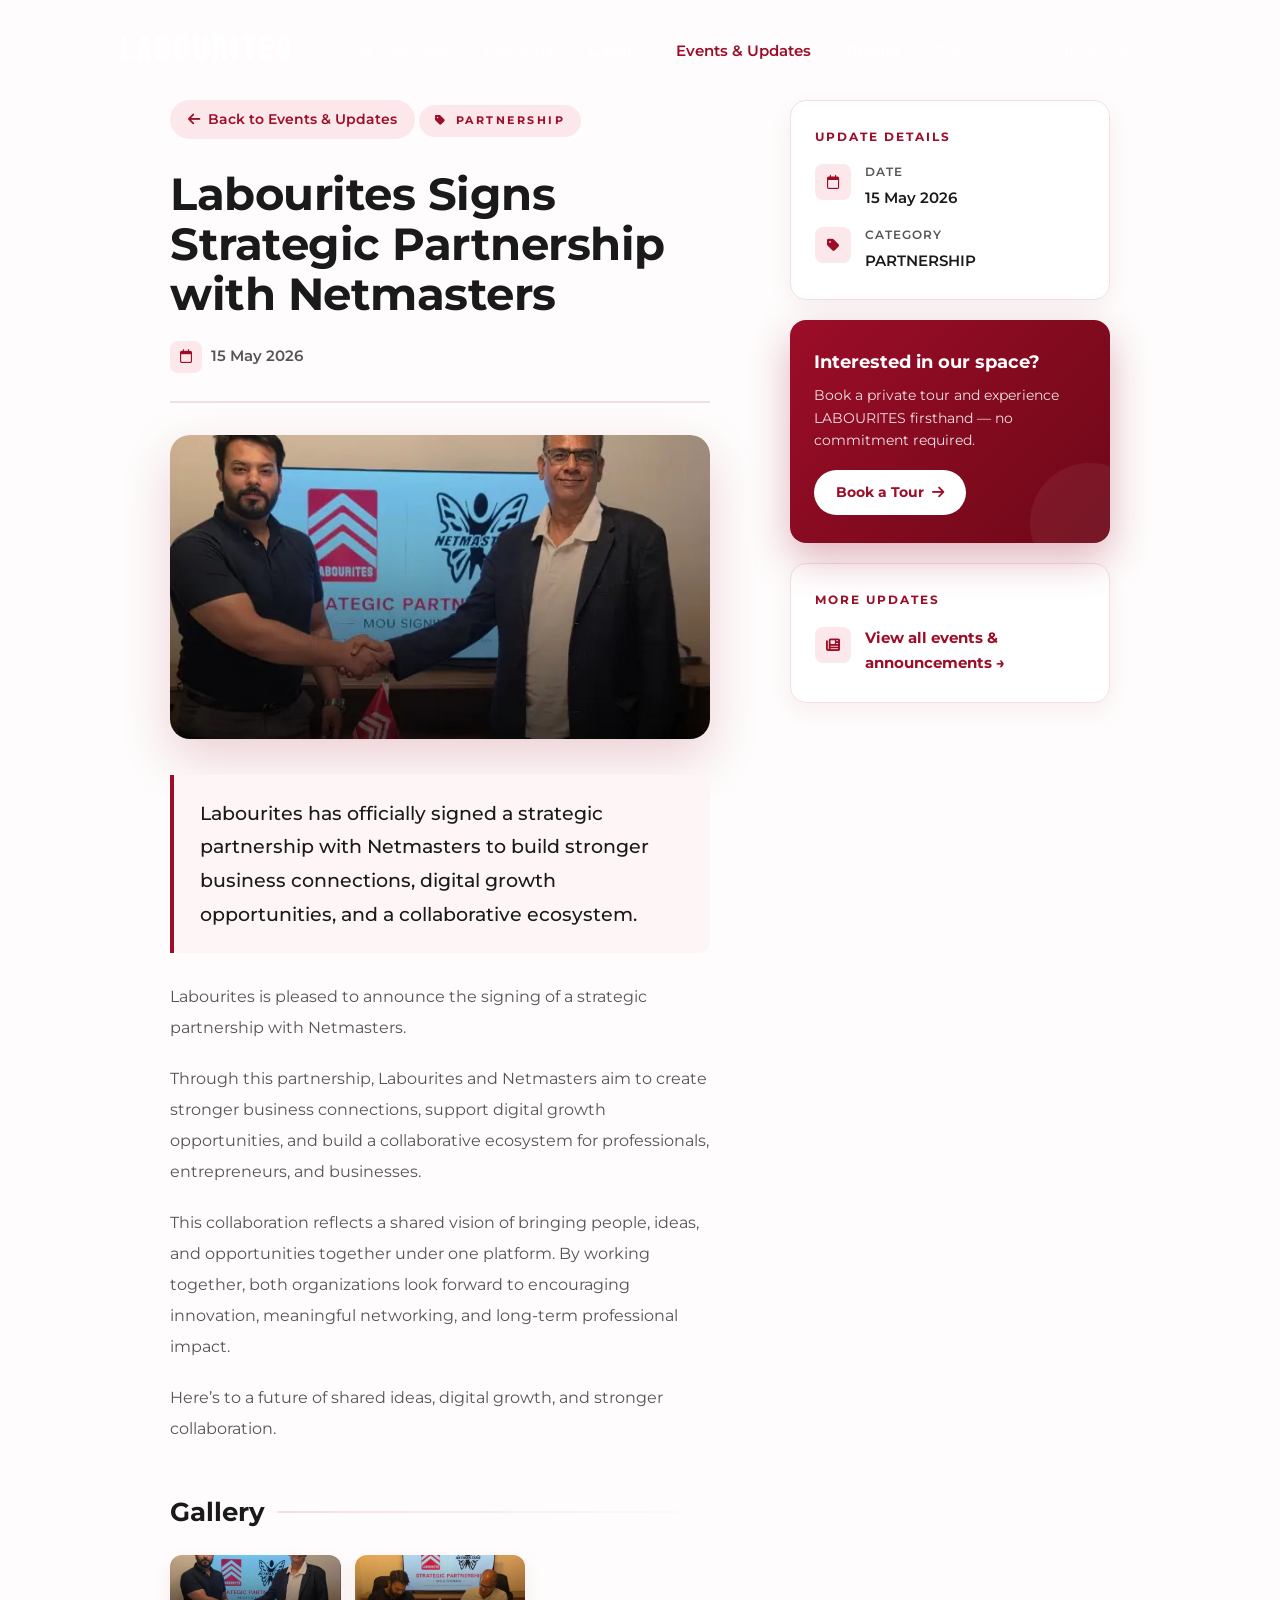
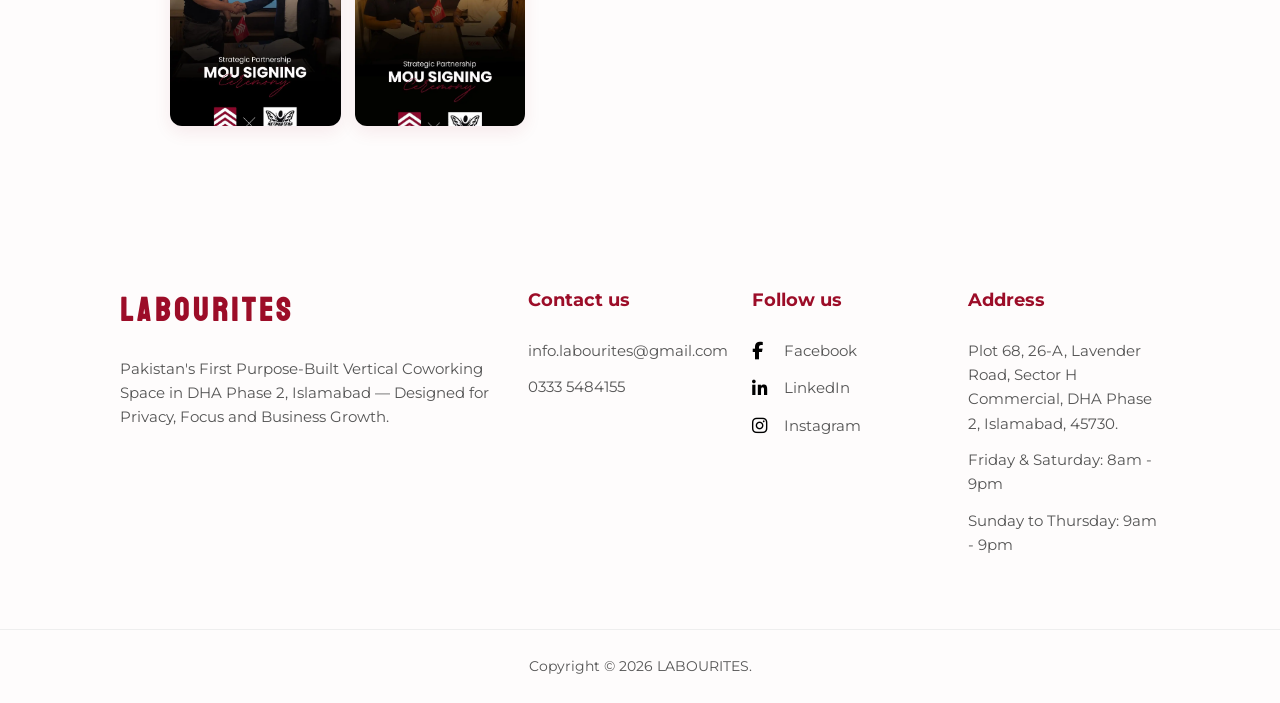
<file: events/labourites-signs-strategic-partnership-with-netmasters.html>
<!DOCTYPE html>
<html lang="en">

<head>
    <meta charset="UTF-8">
    <meta name="viewport" content="width=device-width, initial-scale=1.0">
    <title>Labourites Signs Strategic Partnership with Netmasters — Labourites Co-Working Space</title>
    <meta name="description" content="Labourites has officially signed a strategic partnership with Netmasters to build stronger business connections, digital growth opportunities, and a collaborative ecosystem.">
    <link rel="canonical" href="https://www.labourites.com/events/labourites-signs-strategic-partnership-with-netmasters">
    <meta property="og:type" content="article">
    <meta property="og:site_name" content="Labourites">
    <meta property="og:title" content="Labourites Signs Strategic Partnership with Netmasters">
    <meta property="og:description" content="Labourites has officially signed a strategic partnership with Netmasters to build stronger business connections, digital growth opportunities, and a collaborative ecosystem.">
    <meta property="og:url" content="https://www.labourites.com/events/labourites-signs-strategic-partnership-with-netmasters">
    <meta property="og:image" content="../assets/images/event-images/netmasters-partnership-cover.webp">
    <link rel="preconnect" href="https://fonts.googleapis.com">
    <link rel="preconnect" href="https://fonts.gstatic.com" crossorigin>
    <link href="https://fonts.googleapis.com/css2?family=Montserrat:wght@300;400;500;600;700&display=swap" rel="stylesheet" media="print" onload="this.media='all'">
    <noscript><link href="https://fonts.googleapis.com/css2?family=Montserrat:wght@300;400;500;600;700&display=swap" rel="stylesheet"></noscript>
    <link href="https://fonts.googleapis.com/css2?family=Koulen&display=swap" rel="stylesheet" media="print" onload="this.media='all'">
    <noscript><link href="https://fonts.googleapis.com/css2?family=Koulen&display=swap" rel="stylesheet"></noscript>
    <link rel="stylesheet" href="https://cdnjs.cloudflare.com/ajax/libs/font-awesome/6.4.0/css/all.min.css">
    <link rel="stylesheet" href="../style.css">
    <link rel="icon" type="image/png" href="../assets/images/Capture.PNG">
    <script type="application/ld+json">
    {
      "@context": "https://schema.org",
      "@type": "CoworkingSpace",
      "name": "Labourites",
      "url": "https://www.labourites.com",
      "telephone": "0333 5484155",
      "email": "info.labourites@gmail.com",
      "address": {
        "@type": "PostalAddress",
        "streetAddress": "Plot 68, 26-A, Lavender Road, Sector H Commercial",
        "addressLocality": "DHA Phase 2",
        "addressRegion": "Islamabad",
        "postalCode": "45730",
        "addressCountry": "PK"
      },
      "sameAs": [
        "https://www.facebook.com/labourites.coworking",
        "https://www.linkedin.com/company/labourites-co-working-space/",
        "https://www.instagram.com/labourites.coworking"
      ]
    }
    </script>
</head>

<body class="updates-page">

    <nav class="navbar scrolled">
        <div class="nav-container">
            <a href="/" class="logo">LABOURITES</a>
            <ul class="nav-links">
                <li><a href="/#offerings">Our Offerings</a></li>
                <li><a href="/about">About Us</a></li>
                <li><a href="/gallery">Gallery</a></li>
                <li><a href="/events-updates" class="active-link">Events &amp; Updates</a></li>
                <li><a href="/#pricing">Pricing</a></li>
                <li><a href="/#faq">FAQ</a></li>
            </ul>
            <a href="/#contact" class="btn btn-outline">Contact us</a>
            <button class="nav-toggle" aria-label="Open menu" aria-expanded="false">
                <span></span><span></span><span></span>
            </button>
        </div>
    </nav>

    <article class="update-detail-wrap">
        <div class="upd-detail-inner">

            <div class="upd-detail-main">
                <a class="upd-back" href="/events-updates">
                    <i class="fas fa-arrow-left"></i> Back to Events &amp; Updates
                </a>
                <span class="upd-detail-category cat-partnership"><i class="fas fa-tag"></i> PARTNERSHIP</span>
                <h1 class="upd-detail-title">Labourites Signs Strategic Partnership with Netmasters</h1>
                <div class="upd-detail-meta">
                    <div class="upd-detail-meta-item"><i class="far fa-calendar"></i> 15 May 2026</div>
                </div>
                <div class="upd-detail-cover">
                    <img src="../assets/images/event-images/netmasters-partnership-cover.webp" alt="Labourites Signs Strategic Partnership with Netmasters">
                </div>
                <p class="upd-detail-lead">Labourites has officially signed a strategic partnership with Netmasters to build stronger business connections, digital growth opportunities, and a collaborative ecosystem.</p>
                <div class="upd-detail-content">
                    <p>Labourites is pleased to announce the signing of a strategic partnership with Netmasters.</p>
                    <p>Through this partnership, Labourites and Netmasters aim to create stronger business connections, support digital growth opportunities, and build a collaborative ecosystem for professionals, entrepreneurs, and businesses.</p>
                    <p>This collaboration reflects a shared vision of bringing people, ideas, and opportunities together under one platform. By working together, both organizations look forward to encouraging innovation, meaningful networking, and long-term professional impact.</p>
                    <p>Here&rsquo;s to a future of shared ideas, digital growth, and stronger collaboration.</p>
                </div>
                <h2 class="upd-gallery-title">Gallery</h2>
                <div class="upd-gallery">
                    <a href="../assets/images/event-images/netmasters-partnership-1.webp" target="_blank" rel="noopener">
                        <img src="../assets/images/event-images/netmasters-partnership-1.webp" alt="Netmasters partnership image" loading="lazy">
                    </a>
                    <a href="../assets/images/event-images/netmasters-partnership-2.webp" target="_blank" rel="noopener">
                        <img src="../assets/images/event-images/netmasters-partnership-2.webp" alt="Netmasters partnership image" loading="lazy">
                    </a>
                </div>
            </div>

            <aside class="upd-detail-sidebar">
                <div class="upd-sidebar-card">
                    <h4>Update Details</h4>
                    <div class="upd-sidebar-detail-row">
                        <i class="far fa-calendar"></i>
                        <div><strong>Date</strong><span>15 May 2026</span></div>
                    </div>
                    <div class="upd-sidebar-detail-row">
                        <i class="fas fa-tag"></i>
                        <div><strong>Category</strong><span>PARTNERSHIP</span></div>
                    </div>
                </div>
                <div class="upd-sidebar-cta">
                    <h4>Interested in our space?</h4>
                    <p>Book a private tour and experience LABOURITES firsthand — no commitment required.</p>
                    <a href="/#contact">Book a Tour <i class="fas fa-arrow-right"></i></a>
                </div>
                <div class="upd-sidebar-card">
                    <h4>More Updates</h4>
                    <div class="upd-sidebar-detail-row">
                        <i class="fas fa-newspaper"></i>
                        <div><span><a href="/events-updates" style="color:var(--primary-color);font-weight:700;">View all events &amp; announcements →</a></span></div>
                    </div>
                </div>
            </aside>

        </div>
    </article>

    <footer class="footer">
        <div class="footer-col">
            <h3 class="logo-text">LABOURITES</h3>
            <p>Pakistan's First Purpose-Built Vertical Coworking Space in DHA Phase 2, Islamabad — Designed for Privacy, Focus and Business Growth.</p>
        </div>
        <div class="footer-col">
            <h4>Contact us</h4>
            <p><a href="mailto:info.labourites@gmail.com" class="social-link">info.labourites@gmail.com</a></p>
            <p><a href="tel:03335484155" class="social-link">0333 5484155</a></p>
        </div>
        <div class="footer-col">
            <h4>Follow us</h4>
            <p><a href="https://www.facebook.com/labourites.coworking" class="social-link" target="_blank" rel="noopener"><i class="fa-brands fa-facebook-f social-icon"></i> Facebook</a></p>
            <p><a href="https://www.linkedin.com/company/labourites-co-working-space/" class="social-link" target="_blank" rel="noopener"><i class="fa-brands fa-linkedin-in social-icon"></i> LinkedIn</a></p>
            <p><a href="https://www.instagram.com/labourites.coworking" class="social-link" target="_blank" rel="noopener"><i class="fa-brands fa-instagram social-icon"></i> Instagram</a></p>
        </div>
        <div class="footer-col">
            <h4>Address</h4>
            <p><a href="https://maps.app.goo.gl/P947mp1ArXs4jzXK9" class="social-link" target="_blank" rel="noopener">Plot 68, 26-A, Lavender Road, Sector H Commercial, DHA Phase 2, Islamabad, 45730.</a></p>
            <p>Friday &amp; Saturday: 8am - 9pm</p>
            <p>Sunday to Thursday: 9am - 9pm</p>
        </div>
    </footer>
    <div class="footer-bottom">
        <p>Copyright &copy; 2026 LABOURITES.</p>
    </div>

    <script src="../script.js"></script>
</body>

</html>
</file>
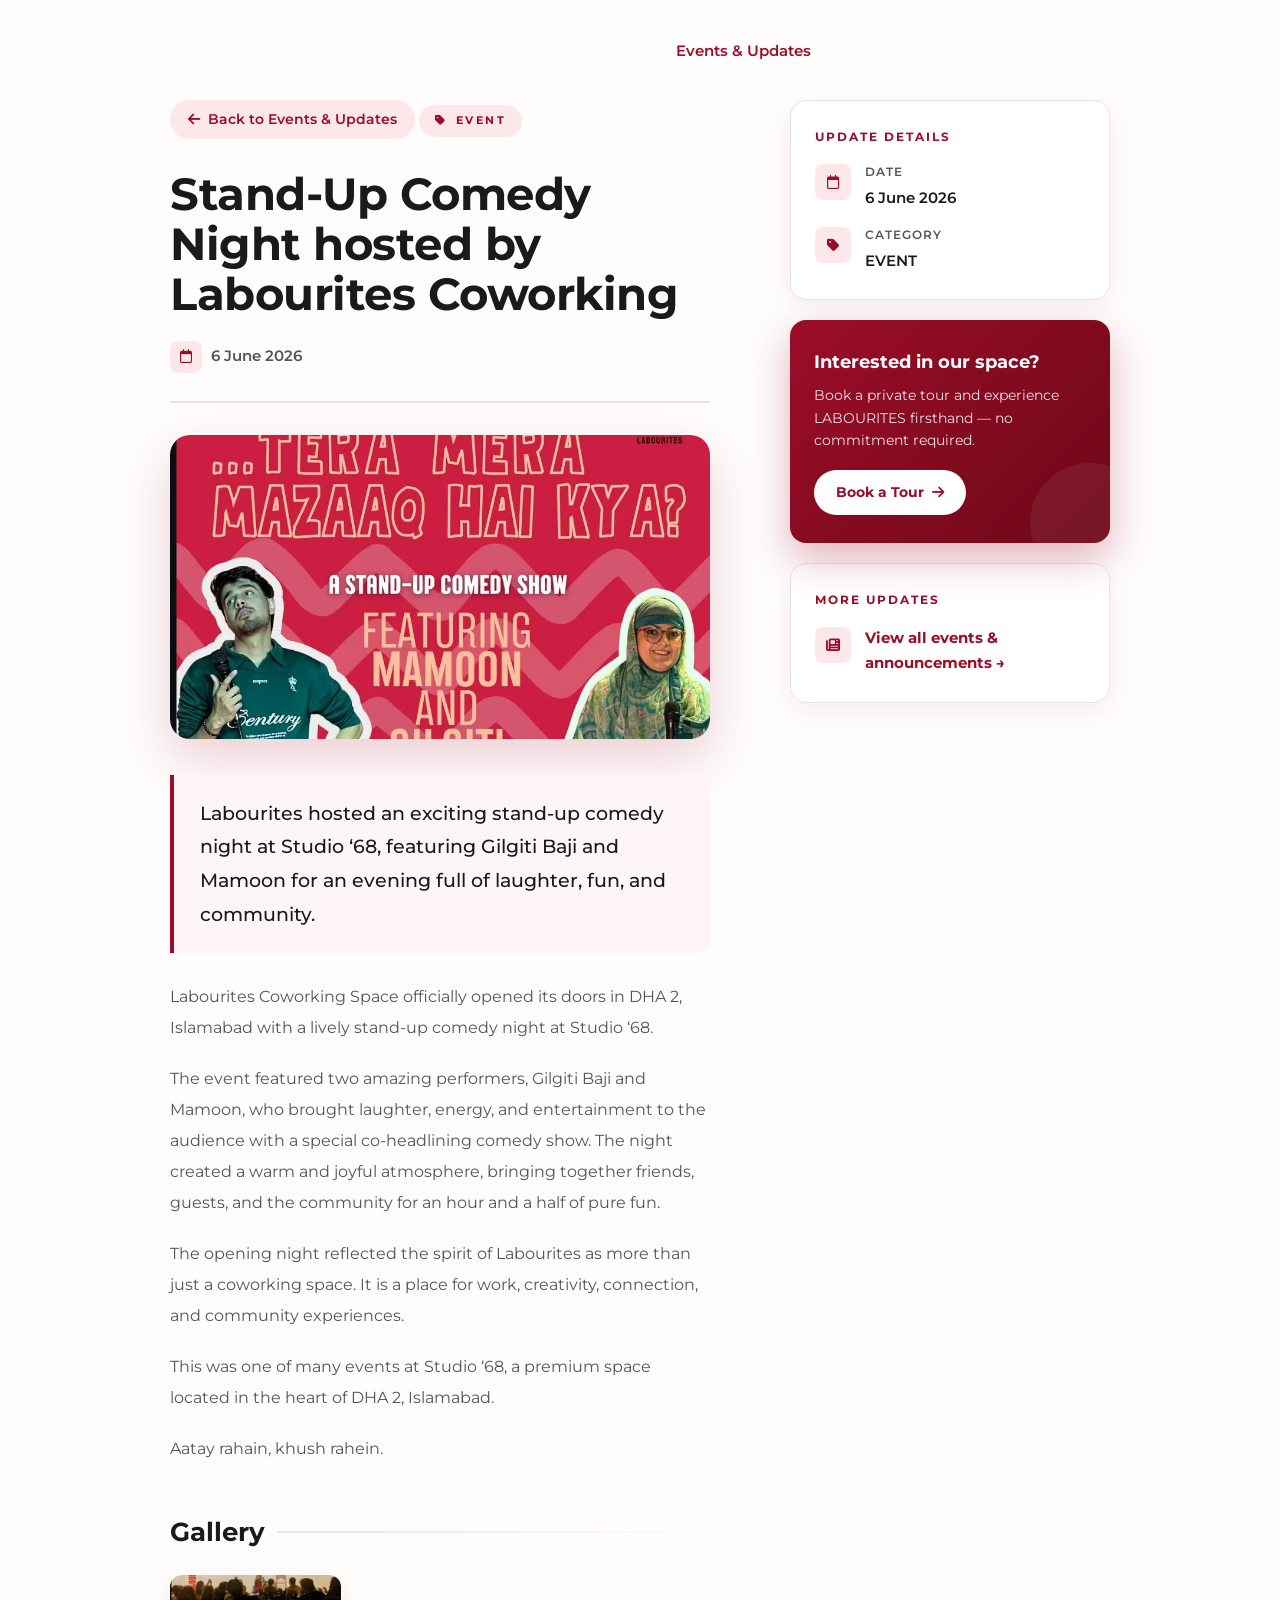
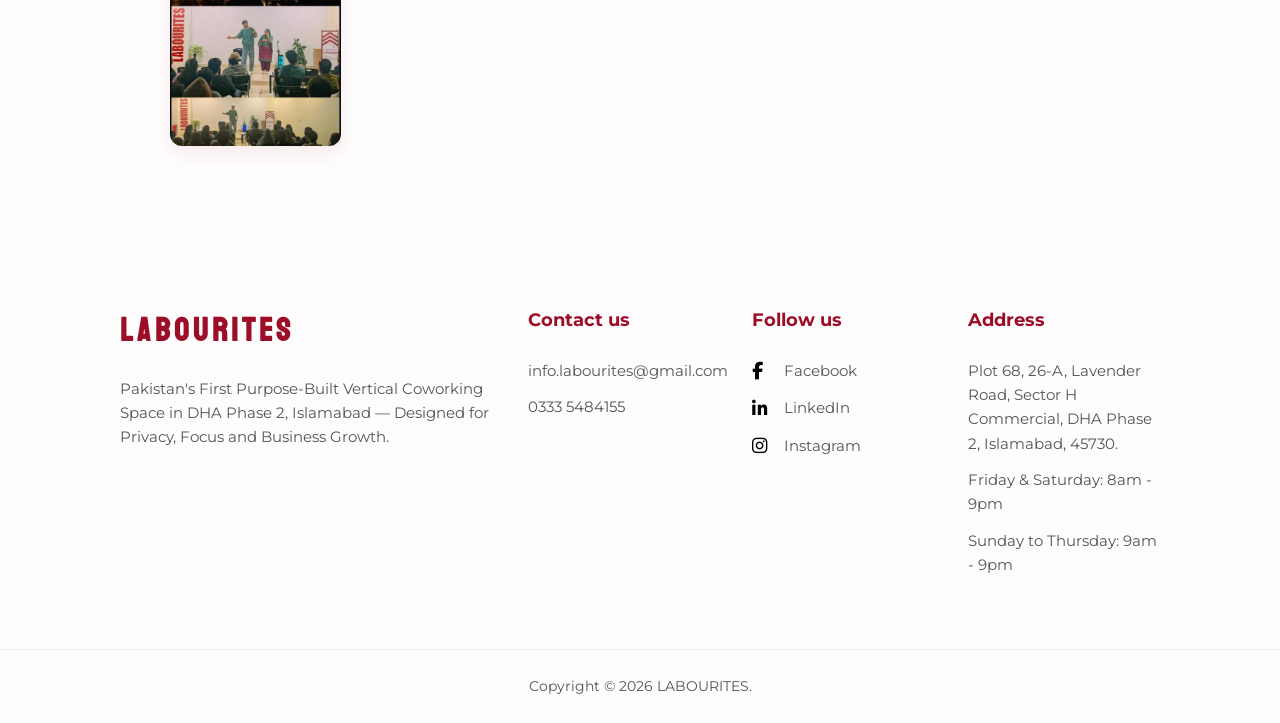
<file: events/stand-up-comedy-night-hosted-by-labourites-coworking.html>
<!DOCTYPE html>
<html lang="en">

<head>
    <meta charset="UTF-8">
    <meta name="viewport" content="width=device-width, initial-scale=1.0">
    <title>Stand-Up Comedy Night hosted by Labourites Coworking — Labourites Co-Working Space</title>
    <meta name="description" content="Labourites hosted an exciting stand-up comedy night at Studio '68, featuring Gilgiti Baji and Mamoon for an evening full of laughter, fun, and community.">
    <link rel="canonical" href="https://www.labourites.com/events/stand-up-comedy-night-hosted-by-labourites-coworking">
    <meta property="og:type" content="article">
    <meta property="og:site_name" content="Labourites">
    <meta property="og:title" content="Stand-Up Comedy Night hosted by Labourites Coworking">
    <meta property="og:description" content="Labourites hosted an exciting stand-up comedy night at Studio '68, featuring Gilgiti Baji and Mamoon for an evening full of laughter, fun, and community.">
    <meta property="og:url" content="https://www.labourites.com/events/stand-up-comedy-night-hosted-by-labourites-coworking">
    <meta property="og:image" content="../assets/images/event-images/comedy-night-cover.webp">
    <link rel="preconnect" href="https://fonts.googleapis.com">
    <link rel="preconnect" href="https://fonts.gstatic.com" crossorigin>
    <link href="https://fonts.googleapis.com/css2?family=Montserrat:wght@300;400;500;600;700&display=swap" rel="stylesheet" media="print" onload="this.media='all'">
    <noscript><link href="https://fonts.googleapis.com/css2?family=Montserrat:wght@300;400;500;600;700&display=swap" rel="stylesheet"></noscript>
    <link href="https://fonts.googleapis.com/css2?family=Koulen&display=swap" rel="stylesheet" media="print" onload="this.media='all'">
    <noscript><link href="https://fonts.googleapis.com/css2?family=Koulen&display=swap" rel="stylesheet"></noscript>
    <link rel="stylesheet" href="https://cdnjs.cloudflare.com/ajax/libs/font-awesome/6.4.0/css/all.min.css">
    <link rel="stylesheet" href="../style.css">
    <link rel="icon" type="image/png" href="../assets/images/Capture.PNG">
    <script type="application/ld+json">
    {
      "@context": "https://schema.org",
      "@type": "CoworkingSpace",
      "name": "Labourites",
      "url": "https://www.labourites.com",
      "telephone": "0333 5484155",
      "email": "info.labourites@gmail.com",
      "address": {
        "@type": "PostalAddress",
        "streetAddress": "Plot 68, 26-A, Lavender Road, Sector H Commercial",
        "addressLocality": "DHA Phase 2",
        "addressRegion": "Islamabad",
        "postalCode": "45730",
        "addressCountry": "PK"
      },
      "sameAs": [
        "https://www.facebook.com/labourites.coworking",
        "https://www.linkedin.com/company/labourites-co-working-space/",
        "https://www.instagram.com/labourites.coworking"
      ]
    }
    </script>
</head>

<body class="updates-page">

    <nav class="navbar scrolled">
        <div class="nav-container">
            <a href="/" class="logo">LABOURITES</a>
            <ul class="nav-links">
                <li><a href="/#offerings">Our Offerings</a></li>
                <li><a href="/about">About Us</a></li>
                <li><a href="/gallery">Gallery</a></li>
                <li><a href="/events-updates" class="active-link">Events &amp; Updates</a></li>
                <li><a href="/#pricing">Pricing</a></li>
                <li><a href="/#faq">FAQ</a></li>
            </ul>
            <a href="/#contact" class="btn btn-outline">Contact us</a>
            <button class="nav-toggle" aria-label="Open menu" aria-expanded="false">
                <span></span><span></span><span></span>
            </button>
        </div>
    </nav>

    <article class="update-detail-wrap">
        <div class="upd-detail-inner">

            <div class="upd-detail-main">
                <a class="upd-back" href="/events-updates">
                    <i class="fas fa-arrow-left"></i> Back to Events &amp; Updates
                </a>
                <span class="upd-detail-category"><i class="fas fa-tag"></i> EVENT</span>
                <h1 class="upd-detail-title">Stand-Up Comedy Night hosted by Labourites Coworking</h1>
                <div class="upd-detail-meta">
                    <div class="upd-detail-meta-item"><i class="far fa-calendar"></i> 6 June 2026</div>
                </div>
                <div class="upd-detail-cover">
                    <img src="../assets/images/event-images/comedy-night-cover.webp" alt="Stand-Up Comedy Night hosted by Labourites Coworking">
                </div>
                <p class="upd-detail-lead">Labourites hosted an exciting stand-up comedy night at Studio &lsquo;68, featuring Gilgiti Baji and Mamoon for an evening full of laughter, fun, and community.</p>
                <div class="upd-detail-content">
                    <p>Labourites Coworking Space officially opened its doors in DHA 2, Islamabad with a lively stand-up comedy night at Studio &lsquo;68.</p>
                    <p>The event featured two amazing performers, Gilgiti Baji and Mamoon, who brought laughter, energy, and entertainment to the audience with a special co-headlining comedy show. The night created a warm and joyful atmosphere, bringing together friends, guests, and the community for an hour and a half of pure fun.</p>
                    <p>The opening night reflected the spirit of Labourites as more than just a coworking space. It is a place for work, creativity, connection, and community experiences.</p>
                    <p>This was one of many events at Studio &lsquo;68, a premium space located in the heart of DHA 2, Islamabad.</p>
                    <p>Aatay rahain, khush rahein.</p>
                </div>
                <h2 class="upd-gallery-title">Gallery</h2>
                <div class="upd-gallery">
                    <a href="../assets/images/event-images/comedy-night-1.webp" target="_blank" rel="noopener">
                        <img src="../assets/images/event-images/comedy-night-1.webp" alt="Comedy night image" loading="lazy">
                    </a>
                </div>
            </div>

            <aside class="upd-detail-sidebar">
                <div class="upd-sidebar-card">
                    <h4>Update Details</h4>
                    <div class="upd-sidebar-detail-row">
                        <i class="far fa-calendar"></i>
                        <div><strong>Date</strong><span>6 June 2026</span></div>
                    </div>
                    <div class="upd-sidebar-detail-row">
                        <i class="fas fa-tag"></i>
                        <div><strong>Category</strong><span>EVENT</span></div>
                    </div>
                </div>
                <div class="upd-sidebar-cta">
                    <h4>Interested in our space?</h4>
                    <p>Book a private tour and experience LABOURITES firsthand — no commitment required.</p>
                    <a href="/#contact">Book a Tour <i class="fas fa-arrow-right"></i></a>
                </div>
                <div class="upd-sidebar-card">
                    <h4>More Updates</h4>
                    <div class="upd-sidebar-detail-row">
                        <i class="fas fa-newspaper"></i>
                        <div><span><a href="/events-updates" style="color:var(--primary-color);font-weight:700;">View all events &amp; announcements →</a></span></div>
                    </div>
                </div>
            </aside>

        </div>
    </article>

    <footer class="footer">
        <div class="footer-col">
            <h3 class="logo-text">LABOURITES</h3>
            <p>Pakistan's First Purpose-Built Vertical Coworking Space in DHA Phase 2, Islamabad — Designed for Privacy, Focus and Business Growth.</p>
        </div>
        <div class="footer-col">
            <h4>Contact us</h4>
            <p><a href="mailto:info.labourites@gmail.com" class="social-link">info.labourites@gmail.com</a></p>
            <p><a href="tel:03335484155" class="social-link">0333 5484155</a></p>
        </div>
        <div class="footer-col">
            <h4>Follow us</h4>
            <p><a href="https://www.facebook.com/labourites.coworking" class="social-link" target="_blank" rel="noopener"><i class="fa-brands fa-facebook-f social-icon"></i> Facebook</a></p>
            <p><a href="https://www.linkedin.com/company/labourites-co-working-space/" class="social-link" target="_blank" rel="noopener"><i class="fa-brands fa-linkedin-in social-icon"></i> LinkedIn</a></p>
            <p><a href="https://www.instagram.com/labourites.coworking" class="social-link" target="_blank" rel="noopener"><i class="fa-brands fa-instagram social-icon"></i> Instagram</a></p>
        </div>
        <div class="footer-col">
            <h4>Address</h4>
            <p><a href="https://maps.app.goo.gl/P947mp1ArXs4jzXK9" class="social-link" target="_blank" rel="noopener">Plot 68, 26-A, Lavender Road, Sector H Commercial, DHA Phase 2, Islamabad, 45730.</a></p>
            <p>Friday &amp; Saturday: 8am - 9pm</p>
            <p>Sunday to Thursday: 9am - 9pm</p>
        </div>
    </footer>
    <div class="footer-bottom">
        <p>Copyright &copy; 2026 LABOURITES.</p>
    </div>

    <script src="../script.js"></script>
</body>

</html>
</file>
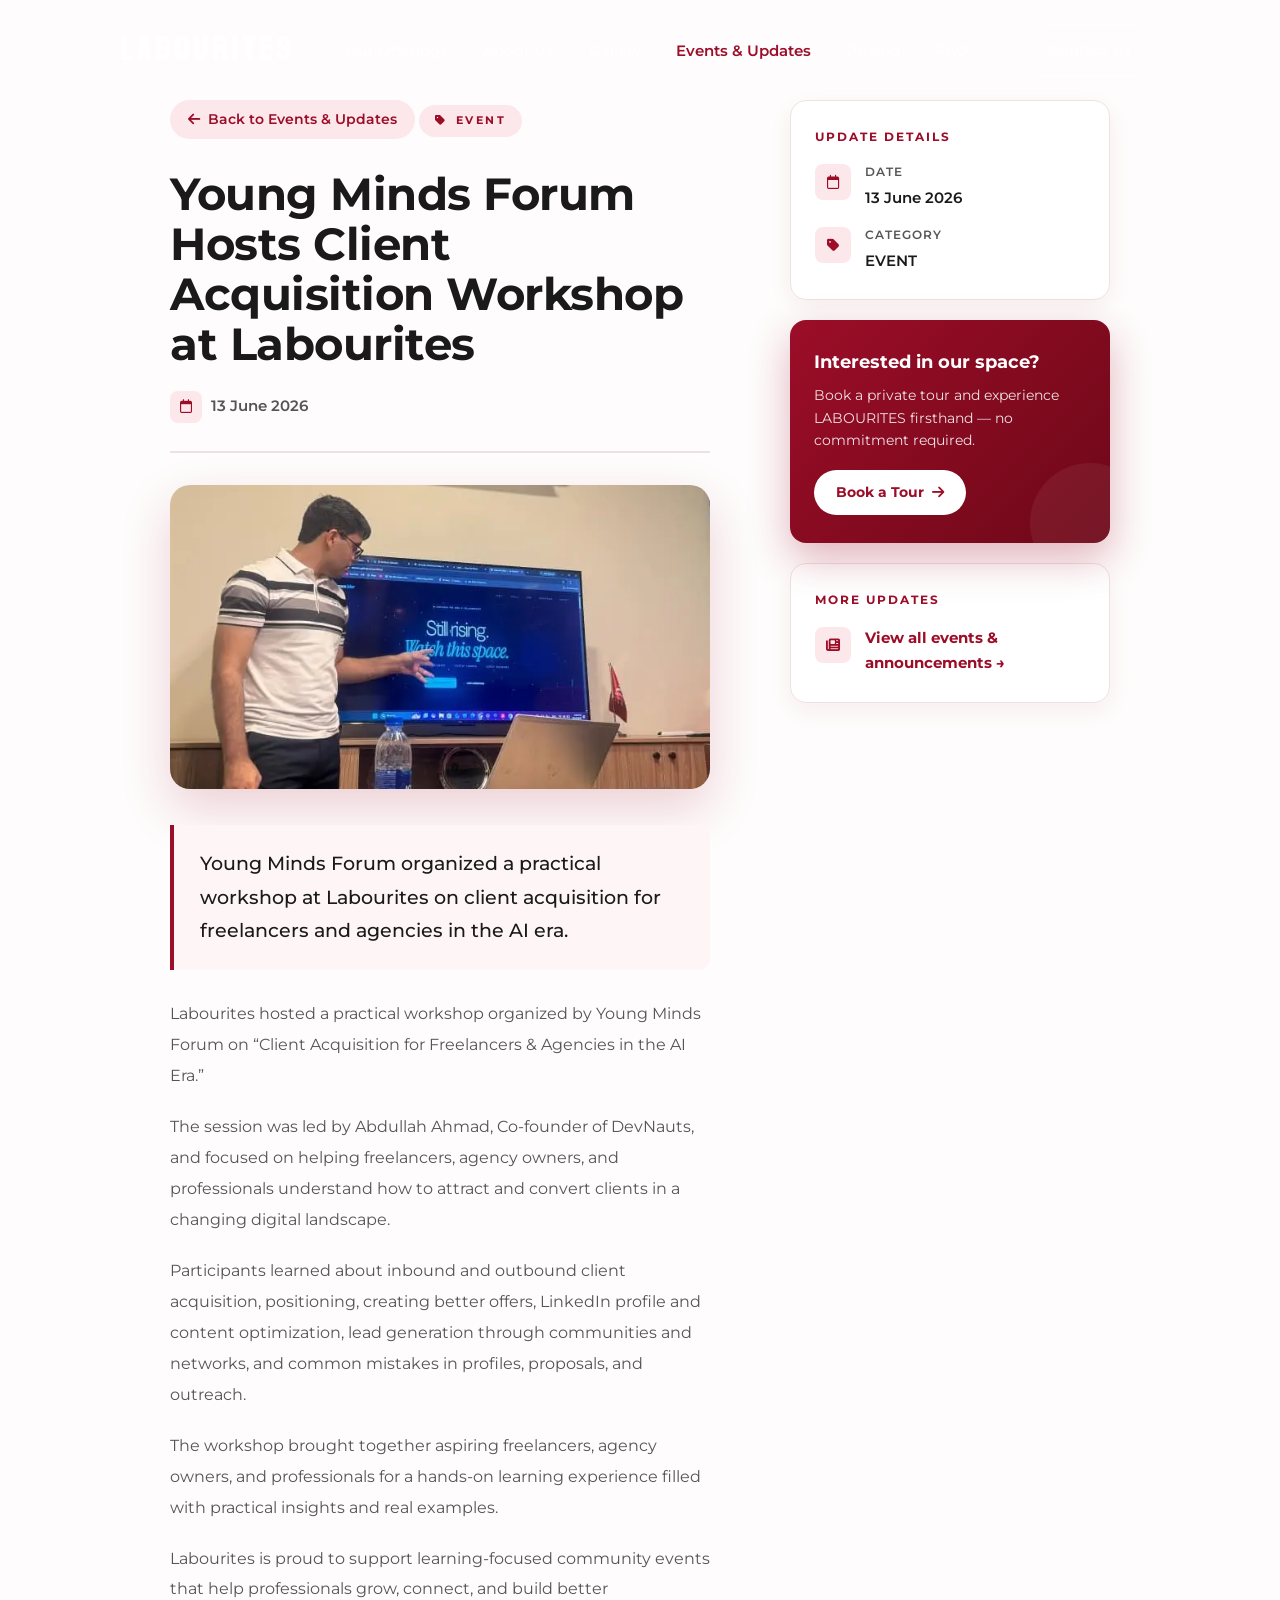
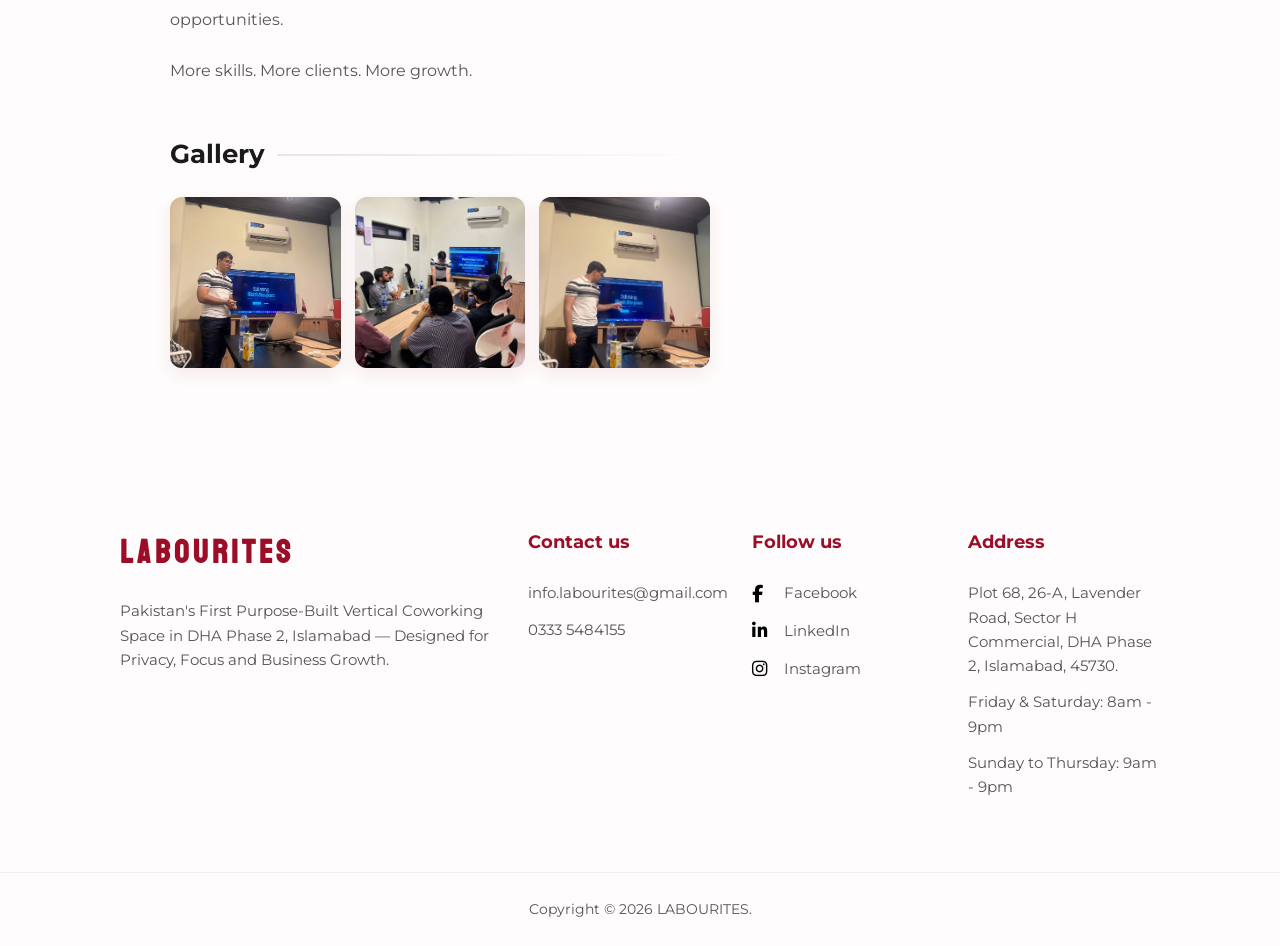
<file: events/young-minds-forum-hosts-client-acquisition-workshop-at-labourites.html>
<!DOCTYPE html>
<html lang="en">

<head>
    <meta charset="UTF-8">
    <meta name="viewport" content="width=device-width, initial-scale=1.0">
    <title>Young Minds Forum Hosts Client Acquisition Workshop at Labourites — Labourites Co-Working Space</title>
    <meta name="description" content="Young Minds Forum organized a practical workshop at Labourites on client acquisition for freelancers and agencies in the AI era.">
    <link rel="canonical" href="https://www.labourites.com/events/young-minds-forum-hosts-client-acquisition-workshop-at-labourites">
    <meta property="og:type" content="article">
    <meta property="og:site_name" content="Labourites">
    <meta property="og:title" content="Young Minds Forum Hosts Client Acquisition Workshop at Labourites">
    <meta property="og:description" content="Young Minds Forum organized a practical workshop at Labourites on client acquisition for freelancers and agencies in the AI era.">
    <meta property="og:url" content="https://www.labourites.com/events/young-minds-forum-hosts-client-acquisition-workshop-at-labourites">
    <meta property="og:image" content="../assets/images/event-images/ymf-client-acquisition-workshop-cover.webp">
    <link rel="preconnect" href="https://fonts.googleapis.com">
    <link rel="preconnect" href="https://fonts.gstatic.com" crossorigin>
    <link href="https://fonts.googleapis.com/css2?family=Montserrat:wght@300;400;500;600;700&display=swap" rel="stylesheet" media="print" onload="this.media='all'">
    <noscript><link href="https://fonts.googleapis.com/css2?family=Montserrat:wght@300;400;500;600;700&display=swap" rel="stylesheet"></noscript>
    <link href="https://fonts.googleapis.com/css2?family=Koulen&display=swap" rel="stylesheet" media="print" onload="this.media='all'">
    <noscript><link href="https://fonts.googleapis.com/css2?family=Koulen&display=swap" rel="stylesheet"></noscript>
    <link rel="stylesheet" href="https://cdnjs.cloudflare.com/ajax/libs/font-awesome/6.4.0/css/all.min.css">
    <link rel="stylesheet" href="../style.css">
    <link rel="icon" type="image/png" href="../assets/images/Capture.PNG">
    <script type="application/ld+json">
    {
      "@context": "https://schema.org",
      "@type": "CoworkingSpace",
      "name": "Labourites",
      "url": "https://www.labourites.com",
      "telephone": "0333 5484155",
      "email": "info.labourites@gmail.com",
      "address": {
        "@type": "PostalAddress",
        "streetAddress": "Plot 68, 26-A, Lavender Road, Sector H Commercial",
        "addressLocality": "DHA Phase 2",
        "addressRegion": "Islamabad",
        "postalCode": "45730",
        "addressCountry": "PK"
      },
      "sameAs": [
        "https://www.facebook.com/labourites.coworking",
        "https://www.linkedin.com/company/labourites-co-working-space/",
        "https://www.instagram.com/labourites.coworking"
      ]
    }
    </script>
</head>

<body class="updates-page">

    <nav class="navbar scrolled">
        <div class="nav-container">
            <a href="/" class="logo">LABOURITES</a>
            <ul class="nav-links">
                <li><a href="/#offerings">Our Offerings</a></li>
                <li><a href="/about">About Us</a></li>
                <li><a href="/gallery">Gallery</a></li>
                <li><a href="/events-updates" class="active-link">Events &amp; Updates</a></li>
                <li><a href="/#pricing">Pricing</a></li>
                <li><a href="/#faq">FAQ</a></li>
            </ul>
            <a href="/#contact" class="btn btn-outline">Contact us</a>
            <button class="nav-toggle" aria-label="Open menu" aria-expanded="false">
                <span></span><span></span><span></span>
            </button>
        </div>
    </nav>

    <article class="update-detail-wrap">
        <div class="upd-detail-inner">

            <div class="upd-detail-main">
                <a class="upd-back" href="/events-updates">
                    <i class="fas fa-arrow-left"></i> Back to Events &amp; Updates
                </a>
                <span class="upd-detail-category"><i class="fas fa-tag"></i> EVENT</span>
                <h1 class="upd-detail-title">Young Minds Forum Hosts Client Acquisition Workshop at Labourites</h1>
                <div class="upd-detail-meta">
                    <div class="upd-detail-meta-item"><i class="far fa-calendar"></i> 13 June 2026</div>
                </div>
                <div class="upd-detail-cover">
                    <img src="../assets/images/event-images/ymf-client-acquisition-workshop-cover.webp" alt="Young Minds Forum Hosts Client Acquisition Workshop at Labourites">
                </div>
                <p class="upd-detail-lead">Young Minds Forum organized a practical workshop at Labourites on client acquisition for freelancers and agencies in the AI era.</p>
                <div class="upd-detail-content">
                    <p>Labourites hosted a practical workshop organized by Young Minds Forum on &ldquo;Client Acquisition for Freelancers &amp; Agencies in the AI Era.&rdquo;</p>
                    <p>The session was led by Abdullah Ahmad, Co-founder of DevNauts, and focused on helping freelancers, agency owners, and professionals understand how to attract and convert clients in a changing digital landscape.</p>
                    <p>Participants learned about inbound and outbound client acquisition, positioning, creating better offers, LinkedIn profile and content optimization, lead generation through communities and networks, and common mistakes in profiles, proposals, and outreach.</p>
                    <p>The workshop brought together aspiring freelancers, agency owners, and professionals for a hands-on learning experience filled with practical insights and real examples.</p>
                    <p>Labourites is proud to support learning-focused community events that help professionals grow, connect, and build better opportunities.</p>
                    <p>More skills. More clients. More growth.</p>
                </div>
                <h2 class="upd-gallery-title">Gallery</h2>
                <div class="upd-gallery">
                    <a href="../assets/images/event-images/ymf-client-acquisition-workshop-1.webp" target="_blank" rel="noopener">
                        <img src="../assets/images/event-images/ymf-client-acquisition-workshop-1.webp" alt="Workshop image" loading="lazy">
                    </a>
                    <a href="../assets/images/event-images/ymf-client-acquisition-workshop-2.webp" target="_blank" rel="noopener">
                        <img src="../assets/images/event-images/ymf-client-acquisition-workshop-2.webp" alt="Workshop image" loading="lazy">
                    </a>
                    <a href="../assets/images/event-images/ymf-client-acquisition-workshop-3.webp" target="_blank" rel="noopener">
                        <img src="../assets/images/event-images/ymf-client-acquisition-workshop-3.webp" alt="Workshop image" loading="lazy">
                    </a>
                </div>
            </div>

            <aside class="upd-detail-sidebar">
                <div class="upd-sidebar-card">
                    <h4>Update Details</h4>
                    <div class="upd-sidebar-detail-row">
                        <i class="far fa-calendar"></i>
                        <div><strong>Date</strong><span>13 June 2026</span></div>
                    </div>
                    <div class="upd-sidebar-detail-row">
                        <i class="fas fa-tag"></i>
                        <div><strong>Category</strong><span>EVENT</span></div>
                    </div>
                </div>
                <div class="upd-sidebar-cta">
                    <h4>Interested in our space?</h4>
                    <p>Book a private tour and experience LABOURITES firsthand — no commitment required.</p>
                    <a href="/#contact">Book a Tour <i class="fas fa-arrow-right"></i></a>
                </div>
                <div class="upd-sidebar-card">
                    <h4>More Updates</h4>
                    <div class="upd-sidebar-detail-row">
                        <i class="fas fa-newspaper"></i>
                        <div><span><a href="/events-updates" style="color:var(--primary-color);font-weight:700;">View all events &amp; announcements →</a></span></div>
                    </div>
                </div>
            </aside>

        </div>
    </article>

    <footer class="footer">
        <div class="footer-col">
            <h3 class="logo-text">LABOURITES</h3>
            <p>Pakistan's First Purpose-Built Vertical Coworking Space in DHA Phase 2, Islamabad — Designed for Privacy, Focus and Business Growth.</p>
        </div>
        <div class="footer-col">
            <h4>Contact us</h4>
            <p><a href="mailto:info.labourites@gmail.com" class="social-link">info.labourites@gmail.com</a></p>
            <p><a href="tel:03335484155" class="social-link">0333 5484155</a></p>
        </div>
        <div class="footer-col">
            <h4>Follow us</h4>
            <p><a href="https://www.facebook.com/labourites.coworking" class="social-link" target="_blank" rel="noopener"><i class="fa-brands fa-facebook-f social-icon"></i> Facebook</a></p>
            <p><a href="https://www.linkedin.com/company/labourites-co-working-space/" class="social-link" target="_blank" rel="noopener"><i class="fa-brands fa-linkedin-in social-icon"></i> LinkedIn</a></p>
            <p><a href="https://www.instagram.com/labourites.coworking" class="social-link" target="_blank" rel="noopener"><i class="fa-brands fa-instagram social-icon"></i> Instagram</a></p>
        </div>
        <div class="footer-col">
            <h4>Address</h4>
            <p><a href="https://maps.app.goo.gl/P947mp1ArXs4jzXK9" class="social-link" target="_blank" rel="noopener">Plot 68, 26-A, Lavender Road, Sector H Commercial, DHA Phase 2, Islamabad, 45730.</a></p>
            <p>Friday &amp; Saturday: 8am - 9pm</p>
            <p>Sunday to Thursday: 9am - 9pm</p>
        </div>
    </footer>
    <div class="footer-bottom">
        <p>Copyright &copy; 2026 LABOURITES.</p>
    </div>

    <script src="../script.js"></script>
</body>

</html>
</file>
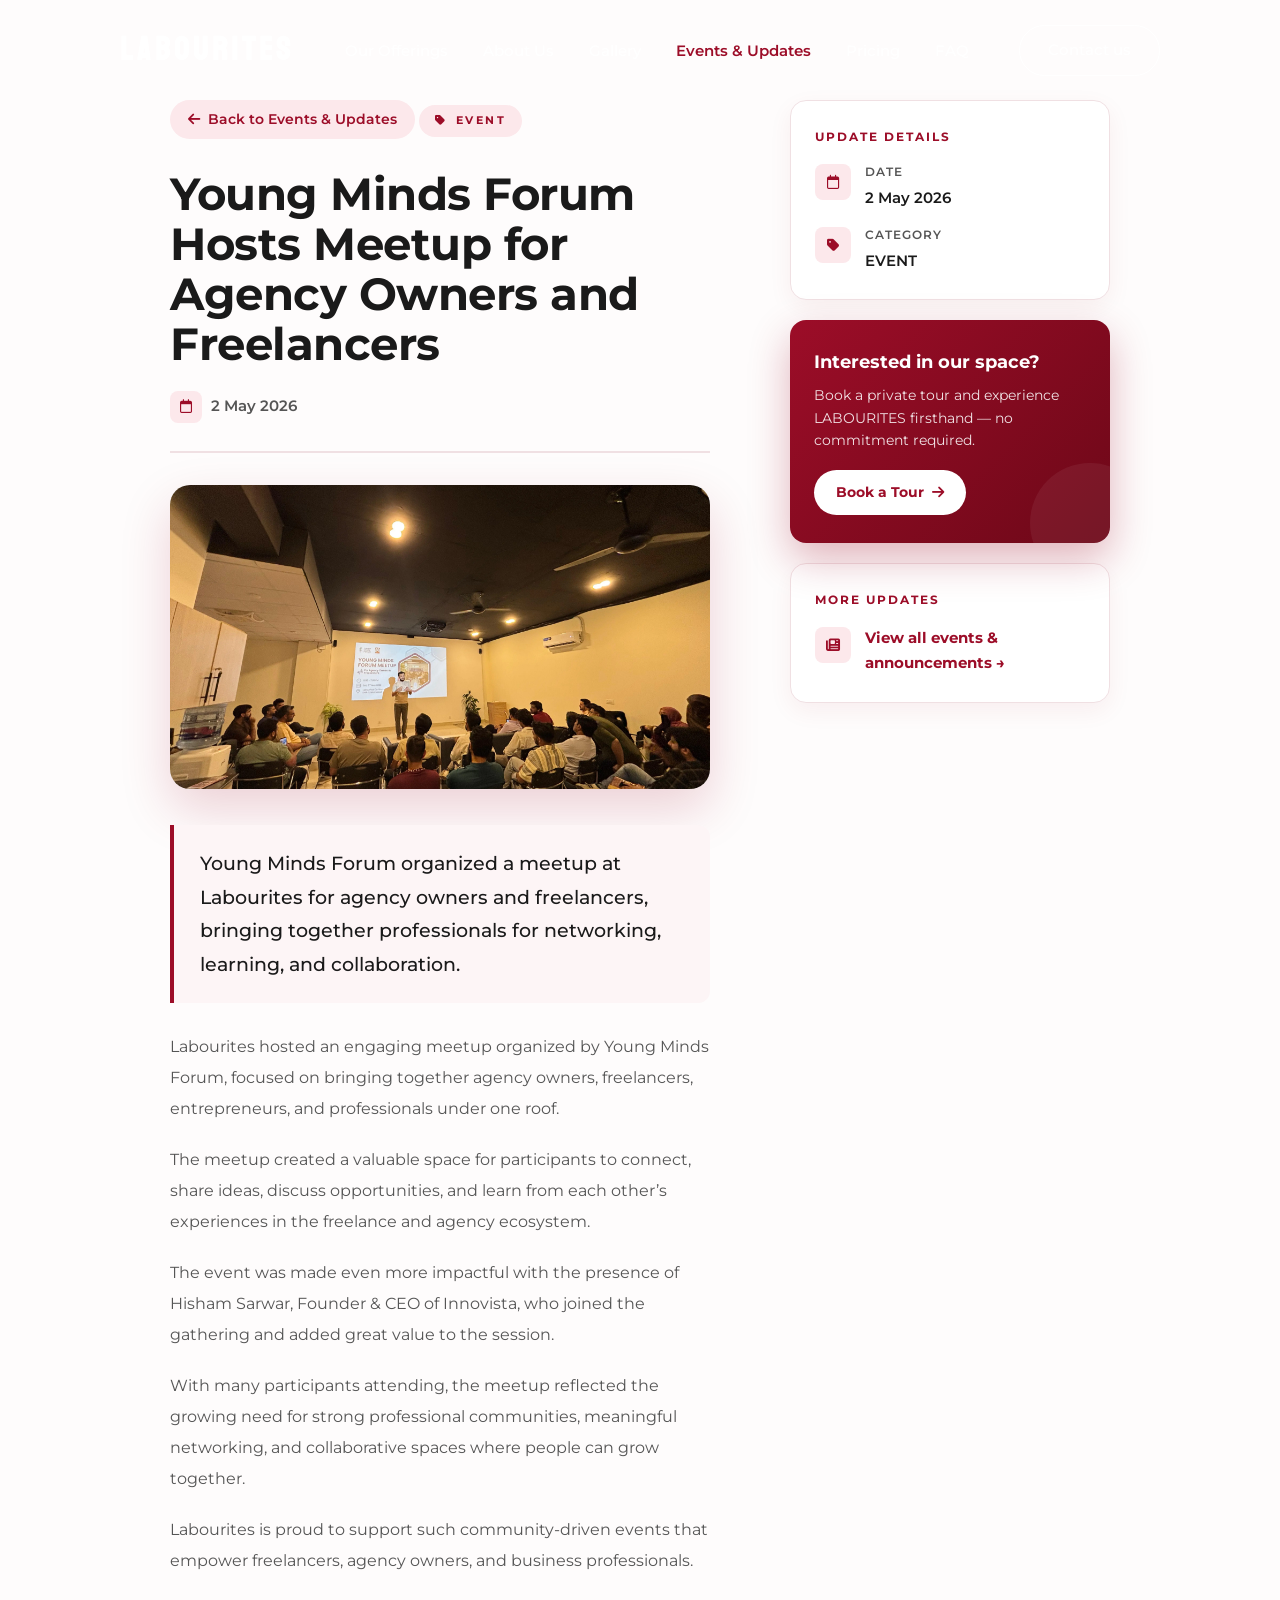
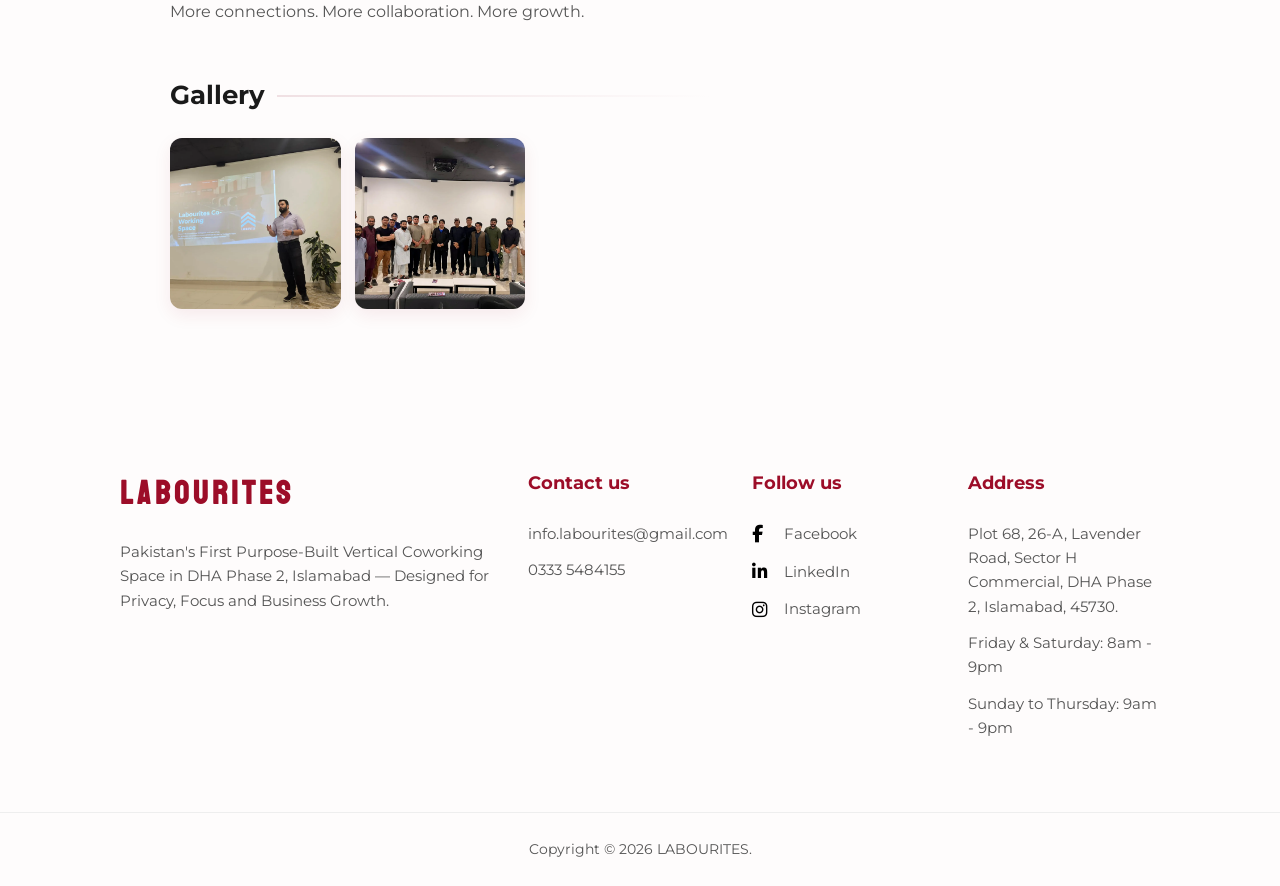
<file: events/young-minds-forum-hosts-meetup-for-agency-owners-and-freelancers.html>
<!DOCTYPE html>
<html lang="en">

<head>
    <meta charset="UTF-8">
    <meta name="viewport" content="width=device-width, initial-scale=1.0">
    <title>Young Minds Forum Hosts Meetup for Agency Owners and Freelancers — Labourites Co-Working Space</title>
    <meta name="description" content="Young Minds Forum organized a meetup at Labourites for agency owners and freelancers, bringing together professionals for networking, learning, and collaboration.">
    <link rel="canonical" href="https://www.labourites.com/events/young-minds-forum-hosts-meetup-for-agency-owners-and-freelancers">
    <meta property="og:type" content="article">
    <meta property="og:site_name" content="Labourites">
    <meta property="og:title" content="Young Minds Forum Hosts Meetup for Agency Owners and Freelancers">
    <meta property="og:description" content="Young Minds Forum organized a meetup at Labourites for agency owners and freelancers, bringing together professionals for networking, learning, and collaboration.">
    <meta property="og:url" content="https://www.labourites.com/events/young-minds-forum-hosts-meetup-for-agency-owners-and-freelancers">
    <meta property="og:image" content="../assets/images/event-images/ymf-agency-meetup-cover.webp">
    <link rel="preconnect" href="https://fonts.googleapis.com">
    <link rel="preconnect" href="https://fonts.gstatic.com" crossorigin>
    <link href="https://fonts.googleapis.com/css2?family=Montserrat:wght@300;400;500;600;700&display=swap" rel="stylesheet" media="print" onload="this.media='all'">
    <noscript><link href="https://fonts.googleapis.com/css2?family=Montserrat:wght@300;400;500;600;700&display=swap" rel="stylesheet"></noscript>
    <link href="https://fonts.googleapis.com/css2?family=Koulen&display=swap" rel="stylesheet" media="print" onload="this.media='all'">
    <noscript><link href="https://fonts.googleapis.com/css2?family=Koulen&display=swap" rel="stylesheet"></noscript>
    <link rel="stylesheet" href="https://cdnjs.cloudflare.com/ajax/libs/font-awesome/6.4.0/css/all.min.css">
    <link rel="stylesheet" href="../style.css">
    <link rel="icon" type="image/png" href="../assets/images/Capture.PNG">
    <script type="application/ld+json">
    {
      "@context": "https://schema.org",
      "@type": "CoworkingSpace",
      "name": "Labourites",
      "url": "https://www.labourites.com",
      "telephone": "0333 5484155",
      "email": "info.labourites@gmail.com",
      "address": {
        "@type": "PostalAddress",
        "streetAddress": "Plot 68, 26-A, Lavender Road, Sector H Commercial",
        "addressLocality": "DHA Phase 2",
        "addressRegion": "Islamabad",
        "postalCode": "45730",
        "addressCountry": "PK"
      },
      "sameAs": [
        "https://www.facebook.com/labourites.coworking",
        "https://www.linkedin.com/company/labourites-co-working-space/",
        "https://www.instagram.com/labourites.coworking"
      ]
    }
    </script>
</head>

<body class="updates-page">

    <nav class="navbar scrolled">
        <div class="nav-container">
            <a href="/" class="logo">LABOURITES</a>
            <ul class="nav-links">
                <li><a href="/#offerings">Our Offerings</a></li>
                <li><a href="/about">About Us</a></li>
                <li><a href="/gallery">Gallery</a></li>
                <li><a href="/events-updates" class="active-link">Events &amp; Updates</a></li>
                <li><a href="/#pricing">Pricing</a></li>
                <li><a href="/#faq">FAQ</a></li>
            </ul>
            <a href="/#contact" class="btn btn-outline">Contact us</a>
            <button class="nav-toggle" aria-label="Open menu" aria-expanded="false">
                <span></span><span></span><span></span>
            </button>
        </div>
    </nav>

    <article class="update-detail-wrap">
        <div class="upd-detail-inner">

            <div class="upd-detail-main">
                <a class="upd-back" href="/events-updates">
                    <i class="fas fa-arrow-left"></i> Back to Events &amp; Updates
                </a>
                <span class="upd-detail-category"><i class="fas fa-tag"></i> EVENT</span>
                <h1 class="upd-detail-title">Young Minds Forum Hosts Meetup for Agency Owners and Freelancers</h1>
                <div class="upd-detail-meta">
                    <div class="upd-detail-meta-item"><i class="far fa-calendar"></i> 2 May 2026</div>
                </div>
                <div class="upd-detail-cover">
                    <img src="../assets/images/event-images/ymf-agency-meetup-cover.webp" alt="Young Minds Forum Hosts Meetup for Agency Owners and Freelancers">
                </div>
                <p class="upd-detail-lead">Young Minds Forum organized a meetup at Labourites for agency owners and freelancers, bringing together professionals for networking, learning, and collaboration.</p>
                <div class="upd-detail-content">
                    <p>Labourites hosted an engaging meetup organized by Young Minds Forum, focused on bringing together agency owners, freelancers, entrepreneurs, and professionals under one roof.</p>
                    <p>The meetup created a valuable space for participants to connect, share ideas, discuss opportunities, and learn from each other&rsquo;s experiences in the freelance and agency ecosystem.</p>
                    <p>The event was made even more impactful with the presence of Hisham Sarwar, Founder &amp; CEO of Innovista, who joined the gathering and added great value to the session.</p>
                    <p>With many participants attending, the meetup reflected the growing need for strong professional communities, meaningful networking, and collaborative spaces where people can grow together.</p>
                    <p>Labourites is proud to support such community-driven events that empower freelancers, agency owners, and business professionals.</p>
                    <p>More connections. More collaboration. More growth.</p>
                </div>
                <h2 class="upd-gallery-title">Gallery</h2>
                <div class="upd-gallery">
                    <a href="../assets/images/event-images/ymf-agency-meetup-1.webp" target="_blank" rel="noopener">
                        <img src="../assets/images/event-images/ymf-agency-meetup-1.webp" alt="YMF meetup image" loading="lazy">
                    </a>
                    <a href="../assets/images/event-images/ymf-agency-meetup-2.webp" target="_blank" rel="noopener">
                        <img src="../assets/images/event-images/ymf-agency-meetup-2.webp" alt="YMF meetup image" loading="lazy">
                    </a>
                </div>
            </div>

            <aside class="upd-detail-sidebar">
                <div class="upd-sidebar-card">
                    <h4>Update Details</h4>
                    <div class="upd-sidebar-detail-row">
                        <i class="far fa-calendar"></i>
                        <div><strong>Date</strong><span>2 May 2026</span></div>
                    </div>
                    <div class="upd-sidebar-detail-row">
                        <i class="fas fa-tag"></i>
                        <div><strong>Category</strong><span>EVENT</span></div>
                    </div>
                </div>
                <div class="upd-sidebar-cta">
                    <h4>Interested in our space?</h4>
                    <p>Book a private tour and experience LABOURITES firsthand — no commitment required.</p>
                    <a href="/#contact">Book a Tour <i class="fas fa-arrow-right"></i></a>
                </div>
                <div class="upd-sidebar-card">
                    <h4>More Updates</h4>
                    <div class="upd-sidebar-detail-row">
                        <i class="fas fa-newspaper"></i>
                        <div><span><a href="/events-updates" style="color:var(--primary-color);font-weight:700;">View all events &amp; announcements →</a></span></div>
                    </div>
                </div>
            </aside>

        </div>
    </article>

    <footer class="footer">
        <div class="footer-col">
            <h3 class="logo-text">LABOURITES</h3>
            <p>Pakistan's First Purpose-Built Vertical Coworking Space in DHA Phase 2, Islamabad — Designed for Privacy, Focus and Business Growth.</p>
        </div>
        <div class="footer-col">
            <h4>Contact us</h4>
            <p><a href="mailto:info.labourites@gmail.com" class="social-link">info.labourites@gmail.com</a></p>
            <p><a href="tel:03335484155" class="social-link">0333 5484155</a></p>
        </div>
        <div class="footer-col">
            <h4>Follow us</h4>
            <p><a href="https://www.facebook.com/labourites.coworking" class="social-link" target="_blank" rel="noopener"><i class="fa-brands fa-facebook-f social-icon"></i> Facebook</a></p>
            <p><a href="https://www.linkedin.com/company/labourites-co-working-space/" class="social-link" target="_blank" rel="noopener"><i class="fa-brands fa-linkedin-in social-icon"></i> LinkedIn</a></p>
            <p><a href="https://www.instagram.com/labourites.coworking" class="social-link" target="_blank" rel="noopener"><i class="fa-brands fa-instagram social-icon"></i> Instagram</a></p>
        </div>
        <div class="footer-col">
            <h4>Address</h4>
            <p><a href="https://maps.app.goo.gl/P947mp1ArXs4jzXK9" class="social-link" target="_blank" rel="noopener">Plot 68, 26-A, Lavender Road, Sector H Commercial, DHA Phase 2, Islamabad, 45730.</a></p>
            <p>Friday &amp; Saturday: 8am - 9pm</p>
            <p>Sunday to Thursday: 9am - 9pm</p>
        </div>
    </footer>
    <div class="footer-bottom">
        <p>Copyright &copy; 2026 LABOURITES.</p>
    </div>

    <script src="../script.js"></script>
</body>

</html>
</file>
<file: style.css>
﻿:root {
    --primary-color: #9c0d28; /* Deep rich red from design */
    --primary-hover: #b81232;
    --primary-light: #fce8eb;
    --text-dark: #1a1a1a;
    --text-light: #555555;
    --bg-light: #fcfcfc;
    --white: #ffffff;
    --transition: all 0.3s ease;
}

* {
    margin: 0;
    padding: 0;
    box-sizing: border-box;
}

html {
    scroll-behavior: smooth;
    font-family: 'Montserrat', sans-serif;
}

body {
    color: var(--text-dark);
    line-height: 1.6;
    background-color: var(--white);
    overflow-x: hidden;
}

a {
    text-decoration: none;
    color: inherit;
}

ul {
    list-style: none;
}

img {
    max-width: 100%;
    height: auto;
    object-fit: cover;
}

.container {
    max-width: 1200px;
    margin: 0 auto;
    padding: 0 80px;
}

/* Navbar */
.navbar {
    position: fixed;
    top: 0;
    left: 0;
    width: 100%;
    background: transparent;
    padding: 25px 0;
    z-index: 1000;
    transition: var(--transition);
}

.navbar.scrolled {
    background: var(--white);
    box-shadow: 0 4px 15px rgba(0,0,0,0.05);
    padding: 15px 0;
}

.navbar.scrolled .nav-links a,
.navbar.scrolled .logo {
    color: var(--text-dark);
}

.navbar.scrolled .btn-outline {
    border-color: var(--primary-color);
    color: var(--primary-color);
}

.navbar.scrolled .btn-outline:hover {
    background: var(--primary-color);
    color: var(--white);
}

.nav-container {
    display: flex;
    justify-content: space-between;
    align-items: center;
    max-width: 1200px;
    margin: 0 auto;
    padding: 0 80px;
}

.logo {
    font-size: 2rem;
    font-family: 'Koulen', sans-serif;
    font-weight: 700;
    color: var(--white);
    letter-spacing: 4px;
}

.nav-links {
    display: flex;
    gap: 35px;
}

/* Hamburger button (hidden on desktop) */
.nav-toggle {
    display: none;
    background: transparent;
    border: none;
    width: 40px;
    height: 40px;
    cursor: pointer;
    padding: 0;
    flex-direction: column;
    align-items: center;
    justify-content: center;
    gap: 5px;
    z-index: 1100;
}

.nav-toggle span {
    width: 26px;
    height: 2.5px;
    background: var(--white);
    border-radius: 2px;
    transition: transform 0.35s ease, opacity 0.25s ease, background 0.3s ease;
}

.navbar.scrolled .nav-toggle span {
    background: var(--text-dark);
}

.nav-toggle.active span:nth-child(1) {
    transform: translateY(7.5px) rotate(45deg);
    background: var(--primary-color);
}

.nav-toggle.active span:nth-child(2) {
    opacity: 0;
}

.nav-toggle.active span:nth-child(3) {
    transform: translateY(-7.5px) rotate(-45deg);
    background: var(--primary-color);
}

.nav-links a {
    color: var(--white);
    font-size: 0.95rem;
    font-weight: 500;
    transition: var(--transition);
}

.nav-links a:hover {
    opacity: 0.8;
}

/* Buttons */
.btn {
    display: inline-block;
    padding: 12px 28px;
    border-radius: 30px;
    font-weight: 500;
    font-size: 0.95rem;
    cursor: pointer;
    transition: var(--transition);
    text-align: center;
}

.btn-outline {
    border: 1px solid var(--white);
    color: var(--white);
    background: transparent;
}

.btn-outline:hover {
    background: var(--white);
    color: var(--text-dark);
}

.btn-outline-white {
    border: 1px solid var(--white);
    color: var(--white);
    background: transparent;
    margin-top: 20px;
}

.btn-outline-white:hover {
    background: var(--white);
    color: var(--primary-color);
}

.btn-primary-light {
    background: var(--primary-light);
    color: var(--primary-color);
    padding: 12px 32px;
    border: none;
    font-family: inherit;
    font-size: 0.95rem;
}

.btn-primary-light:hover {
    background: var(--primary-color);
    color: var(--white);
}

/* Hero Section */
.hero {
    height: 100vh;
    min-height: 600px;
    background: linear-gradient(rgba(0, 0, 0, 0.5), rgba(0, 0, 0, 0.4)), url('./assets/images/hero-bg.webp') center/cover no-repeat;
    display: flex;
    align-items: flex-end;
    padding-bottom: 80px;
    position: relative;
}

.hero-content {
    max-width: 1200px;
    margin: 0 auto;
    width: 100%;
    padding: 0 80px;
    color: var(--white);
}

.hero-text {
    text-align: left;
}

.hero-logo {
    margin-bottom: 20px;
}

.hero-logo img {
    width: 180px;
    border-radius: 8px;
    box-shadow: 0 10px 30px rgba(0, 0, 0, 0.5);
    display: block;
}

.hero h1 {
    display: none;
}

.hero p {
    font-size: 1.25rem;
    max-width: 800px;
    opacity: 1;
    line-height: 1.5;
}

.hero-contact-btn {
    margin-top: 24px;
    display: none;
}


/* Why Us Section */
.why-us {
    max-width: 1300px;
    margin: 60px auto;
    padding: 0 80px;
    display: flex;
    gap: 24px;
}

.why-title {
    flex: 0 0 180px;
}

.why-title h2 {
    font-size: 2.2rem;
    line-height: 1.2;
    color: var(--text-dark);
    text-align: center;
}

.why-features {
    display: flex;
    gap: 24px;
    flex: 1;
}

.feature {
    flex: 1;
    min-width: 0;
}

.feature h3 {
    font-size: 1.3rem;
    margin-bottom: 20px;
    color: var(--text-dark);
    font-weight: 600;
    line-height: 1.3;
}

.feature p {
    color: var(--text-light);
    font-size: 0.9rem;
    line-height: 1.6;
}

/* Offerings Section */
.offerings {
    position: relative;
    background: linear-gradient(rgba(0,0,0,0.3), rgba(0,0,0,0.3)), url('assets/images/kamgah2.webp') center/cover;
    padding: 60px 0;
    text-align: center;
    color: var(--white);
}

.offerings-bg-overlay {
    position: absolute;
    inset: 0;
    background-size: cover;
    background-position: center;
    opacity: 0;
    transition: opacity 0.6s ease;
    pointer-events: none;
    will-change: opacity;
    z-index: 0;
}

.offerings > .container {
    position: relative;
    z-index: 1;
}

.offerings .container {
    max-width: 1400px; /* Increased width significantly */
}

.offerings h2 {
    font-size: 2.5rem;
    margin-bottom: 40px;
}

.tabs {
    display: inline-flex;
    background: rgba(255,255,255,0.8);
    border-radius: 40px;
    padding: 5px;
    margin-bottom: 24px;
    flex-wrap: wrap;
    justify-content: center;
    gap: 24px;
}

.tab {
    background: transparent;
    border: none;
    color: var(--text-dark);
    padding: 10px 24px;
    border-radius: 30px;
    cursor: pointer;
    font-size: 1rem;
    font-weight: 500;
    transition: var(--transition);
    font-family: inherit;
    white-space: nowrap;
}

.tab.active {
    background: var(--white);
    color: var(--text-dark);
    box-shadow: 0 4px 10px rgba(0,0,0,0.1);
}

.tab-contents-wrapper {
    position: relative;
    min-height: 250px;
}

.tab-content {
    display: none;
    animation: slideFadeIn 0.5s ease forwards;
}

.tab-content.active {
    display: block;
}

@keyframes slideFadeIn {
    from {
        opacity: 0;
        transform: translateX(30px);
    }
    to {
        opacity: 1;
        transform: translateX(0);
    }
}

.cards {
    display: grid;
    grid-template-columns: repeat(4, 1fr);
    gap: 32px;
}

.cards.cards-centered {
    grid-template-columns: repeat(2, 340px);
    justify-content: center;
}

.cards.cards-centered-3 {
    grid-template-columns: repeat(3, 300px);
    justify-content: center;
}

.cards.cards-single {
    display: flex;
    justify-content: center;
}

.cards.cards-single .card {
    width: 450px;
    max-width: 100%;
}

.card {
    background: var(--white);
    color: var(--text-dark);
    padding: 30px 25px;
    border-radius: 12px;
    text-align: left;
    box-shadow: 0 10px 30px rgba(0,0,0,0.15);
    transition: transform 0.35s ease, box-shadow 0.35s ease;
    display: flex;
    flex-direction: column;
    height: 100%;
    position: relative;
    cursor: pointer;
    overflow: hidden;
    gap: 10px;
}

.card::before {
    content: '';
    position: absolute;
    top: 0;
    left: 0;
    width: 4px;
    height: 100%;
    background: var(--primary-color);
    transform: scaleY(0);
    transform-origin: top;
    transition: transform 0.4s ease;
}

.card:hover::before {
    transform: scaleY(1);
}

.card:hover {
    transform: translateY(-12px) scale(1.03);
    box-shadow: 0 25px 50px rgba(156, 13, 40, 0.25);
}

.card-read-more {
    margin-top: auto;
    padding-top: 0;
    align-self: flex-start;
    background: transparent;
    border: 1.5px solid var(--primary-color);
    color: var(--primary-color);
    padding: 10px 20px;
    border-radius: 30px;
    font-family: inherit;
    font-size: 0.85rem;
    font-weight: 600;
    cursor: pointer;
    display: inline-flex;
    align-items: center;
    gap: 8px;
    opacity: 1;
    transform: translateY(0);
    transition: background 0.3s ease, color 0.3s ease;
    pointer-events: auto;
}

.card-read-more:hover {
    background: var(--primary-color);
    color: var(--white);
}

.card-read-more i {
    font-size: 0.75rem;
    transition: transform 0.3s ease;
}

.card-read-more:hover i {
    transform: translateX(4px);
}

.card-label {
    font-size: 0.85rem;
    color: #b3b3b3;
    margin-bottom: 5px;
    font-weight: 400;
}

.card h3 {
    color: var(--text-dark);
    margin-bottom: 15px;
    font-size: 1.25rem;
    font-weight: 700;
}

.card p {
    color: var(--text-light);
    font-size: 0.95rem;
    line-height: 1.6;
}

/* How to get started Section */
.how-to-start {
    display: flex;
    align-items: center;
    background: var(--primary-color);
    min-height: 600px;
    padding: 60px 0;
}

.start-image {
    width: 45%;
    position: relative;
}

.start-image img.building-img {
    width: 100%;
    max-height: 800px;
    object-fit: cover;
    display: block;
    border-radius: 0 30px 30px 0;
}

.start-image img.building-logo {
    position: absolute;
    top: 40px;
    right: 40px;
    width: 80px;
    border-radius: 4px;
    box-shadow: 0 5px 15px rgba(0,0,0,0.3);
}

.start-content {
    width: 55%;
    background: transparent;
    color: var(--white);
    padding: 0 80px 0 60px;
    display: flex;
    flex-direction: column;
    justify-content: center;
    align-items: flex-start;
}

.start-content h2 {
    font-size: 2.5rem;
    margin-bottom: 30px;
    line-height: 1.2;
}

.steps {
    margin-bottom: 24px;
}

.steps li {
    display: flex;
    gap: 24px;
    margin-bottom: 35px;
    align-items: flex-start;
}

.step-icon {
    min-width: 22px;
    height: 22px;
    border-radius: 50%;
    border: 2px solid var(--white);
    position: relative;
    margin-top: 5px;
}

.step-icon::after {
    content: '';
    position: absolute;
    width: 10px;
    height: 10px;
    background: var(--white);
    border-radius: 50%;
    top: 50%;
    left: 50%;
    transform: translate(-50%, -50%);
}

.steps p {
    opacity: 0.95;
    font-size: 1rem;
    line-height: 1.7;
    font-weight: 300;
}

.steps p strong {
    font-weight: 600;
}

.start-content .btn {
    align-self: flex-end;
}

/* About Section */
.about {
    background: #f7f7f7;
    padding: 60px 0;
}

.about-wrapper {
    display: flex;
    gap: 24px;
    align-items: center;
}

.about-content {
    flex: 1.2;
}

.about-content h2 {
    font-size: 2.5rem;
    margin-bottom: 25px;
}

.about-content p {
    margin-bottom: 25px;
    color: var(--text-light);
    font-size: 1rem;
    line-height: 1.8;
}

.about-image {
    flex: 1;
    display: flex;
    justify-content: center;
}

.about-img-container {
    position: relative;
    width: 100%;
    max-width: 450px;
    height: 350px;
    border-radius: 20px;
    overflow: hidden;
    box-shadow: 0 20px 40px rgba(0,0,0,0.1);
}

.about-img-container img:first-child {
    width: 100%;
    height: 100%;
    object-fit: cover;
    filter: brightness(0.8);
}

.logo-overlay {
    position: absolute;
    top: 50%;
    left: 50%;
    transform: translate(-50%, -50%);
    width: 140px;
    border-radius: 8px;
    box-shadow: 0 10px 30px rgba(0,0,0,0.3);
}

/* Contact Section */
.contact {
    background: #f7f7f7;
    padding: 60px 0;
}

.contact-wrapper {
    display: flex;
    gap: 24px;
    align-items: flex-start;
}

.contact-text {
    flex: 0 0 350px;
}

.contact-text h2 {
    font-size: 2.2rem;
    color: var(--text-dark);
}

.contact-form-container {
    flex: 1;
}

.contact-form {
    display: grid;
    grid-template-columns: 1fr 1fr;
    gap: 24px;
    padding-bottom: 20px;
}

.form-group {
    display: flex;
    flex-direction: column;
    gap: 10px;
}

.form-group label {
    font-weight: 500;
    font-size: 0.95rem;
    color: var(--text-dark);
}

.contact-form input,
.contact-form select {
    width: 100%;
    padding: 16px;
    border: 1px solid #d1d1d1;
    border-radius: 5px;
    font-family: inherit;
    font-size: 0.95rem;
    background: var(--white);
    color: var(--text-dark);
    transition: border-color 0.3s;
}

.contact-form input:focus,
.contact-form select:focus {
    outline: none;
    border-color: var(--primary-color);
}

.form-submit {
    grid-column: 1 / -1;
    display: flex;
    justify-content: flex-end;
    margin-top: 10px;
}

.form-submit .btn-submit-form {
    background: #dfbac3;
    color: #923a48;
    border: 1px solid #923a48;
    padding: 12px 35px;
    font-family: inherit;
    font-size: 1.05rem;
    border-radius: 30px;
    transition: all 0.3s ease;
}

.form-submit .btn-submit-form:hover {
    background: #923a48;
    color: var(--white);
}

/* Footer */
.footer {
    display: grid;
    grid-template-columns: 2fr 1fr 1fr 1fr;
    gap: 24px;
    max-width: 1200px;
    margin: 0 auto;
    padding: 60px 80px;
}

.logo-text {
    color: var(--primary-color);
    font-size: 2rem;
    font-family: 'Koulen', sans-serif;
    font-weight: 700;
    margin-bottom: 20px;
    letter-spacing: 4px;
}

.footer-col h4 {
    margin-bottom: 25px;
    color: var(--primary-color);
    font-size: 1.1rem;
}

.social-link {
    color: var(--text-light);
    text-decoration: none;
    display: inline-flex;
    align-items: center;
    transition: color 0.3s;
}

.social-link:hover {
    color: var(--primary-color);
}

.social-icon {
    color: #000000;
    background: transparent;
    width: 24px;
    height: 24px;
    display: inline-flex;
    justify-content: flex-start;
    align-items: center;
    margin-right: 8px;
    font-size: 1.1rem;
}

.footer-col p {
    color: var(--text-light);
    font-size: 0.95rem;
    margin-bottom: 12px;
    cursor: pointer;
    transition: var(--transition);
}

.footer-col p:not(:first-child):hover {
    color: var(--primary-color);
}

.footer-bottom {
    text-align: center;
    padding: 25px 80px;
    color: var(--text-light);
    font-size: 0.9rem;
    border-top: 1px solid #eee;
}

/* Pricing Section */
.pricing {
    padding: 60px 0;
    background-color: var(--bg-light);
    border-top: 1px solid #e5e5e5;
}

.pricing-header {
    text-align: center;
    margin-bottom: 50px;
}

.pricing-header h2 {
    font-size: 2.5rem;
    margin-bottom: 15px;
    color: var(--text-dark);
}

.pricing-header p {
    color: var(--text-light);
    max-width: 600px;
    margin: 0 auto 30px;
    font-size: 0.95rem;
}

.pricing-toggle {
    display: flex;
    align-items: center;
    justify-content: center;
    gap: 15px;
}

.toggle-label {
    font-size: 0.85rem;
    font-weight: 700;
    color: var(--text-light);
    transition: var(--transition);
}

.toggle-label.active {
    color: var(--primary-color);
}

/* Switch styling */
.switch {
    position: relative;
    display: inline-block;
    width: 60px;
    height: 34px;
}

.switch input {
    opacity: 0;
    width: 0;
    height: 0;
}

.slider {
    position: absolute;
    cursor: pointer;
    top: 0;
    left: 0;
    right: 0;
    bottom: 0;
    background-color: #ccc;
    transition: .4s;
}

.slider:before {
    position: absolute;
    content: "";
    height: 26px;
    width: 26px;
    left: 4px;
    bottom: 4px;
    background-color: white;
    transition: .4s;
}

input:checked + .slider {
    background-color: var(--primary-color);
}

input:checked + .slider:before {
    transform: translateX(26px);
}

.slider.round {
    border-radius: 34px;
}

.slider.round:before {
    border-radius: 50%;
}

/* Pricing Cards */
.pricing-cards {
    display: grid;
    grid-template-columns: repeat(3, 1fr);
    gap: 32px;
    max-width: 1100px;
    margin: 0 auto;
    align-items: stretch;
}

.pricing-cards.four-cols {
    grid-template-columns: repeat(4, 1fr);
    max-width: 1200px;
    gap: 24px;
}

.pricing-cards.four-cols .pricing-card {
    padding: 30px 15px;
}

.pricing-cards.four-cols .amount {
    font-size: 2.2rem;
}

.pricing-cards.four-cols .currency {
    font-size: 1.1rem;
}

.pricing-cards.four-cols .card-top {
    margin-bottom: 15px;
}

.pricing-cards.four-cols .plan-features {
    margin-bottom: 25px;
}

.pricing-view {
    display: none;
    animation: fadeIn 0.5s ease;
}

.pricing-view.active {
    display: block;
}

@keyframes fadeIn {
    from { opacity: 0; transform: translateY(10px); }
    to { opacity: 1; transform: translateY(0); }
}

.pricing-card {
    background: var(--white);
    padding: 40px 30px;
    text-align: center;
    border: 1px solid #ccc;
    transition: var(--transition);
    position: relative;
    z-index: 1;
    display: flex;
    flex-direction: column;
    justify-content: space-between;
}

.pricing-card:hover {
    box-shadow: 0 15px 30px rgba(0,0,0,0.05);
    z-index: 2;
}

.pricing-card.recommended {
    border: 2px solid var(--primary-color);
    box-shadow: 0 10px 30px rgba(0,0,0,0.1);
    z-index: 2;
}

.recommended-badge {
    position: absolute;
    top: 20px;
    left: 50%;
    transform: translateX(-50%);
    background: orange;
    color: var(--white);
    padding: 5px 15px;
    font-size: 0.65rem;
    font-weight: 700;
    border-radius: 4px;
}

.card-top {
    margin-bottom: 30px;
}

.plan-name {
    display: block;
    font-weight: 700;
    font-size: 0.9rem;
    margin-bottom: 15px;
    color: var(--text-dark);
}

.price {
    display: flex;
    justify-content: center;
    align-items: baseline;
    color: var(--text-dark);
}

.currency {
    font-size: 1.5rem;
    font-weight: 600;
}

.amount {
    font-size: 3.5rem;
    font-weight: 700;
    line-height: 1;
}

.period {
    color: var(--text-light);
    font-size: 0.9rem;
}

.plan-features {
    margin-bottom: 40px;
    text-align: left;
}

.plan-features li {
    font-size: 0.85rem;
    color: var(--text-light);
    margin-bottom: 12px;
    display: flex;
    align-items: center;
    gap: 10px;
}

.plan-features i {
    color: var(--primary-color);
    font-size: 1rem;
}

.btn-outline-dark {
    border: 1px solid var(--text-dark);
    color: var(--text-dark);
    display: block;
    width: 100%;
    padding: 12px;
    font-size: 0.8rem;
    font-weight: 700;
    border-radius: 4px;
    transition: var(--transition);
}

.btn-outline-dark:hover {
    background: var(--primary-color);
    border-color: var(--primary-color);
    color: var(--white);
}

.pricing-card .btn-primary {
    display: block;
    width: 100%;
    background: var(--primary-color);
    color: var(--white);
    padding: 12px;
    font-size: 0.8rem;
    font-weight: 700;
    border-radius: 4px;
}

/* Responsive Styles */
@media (max-width: 1024px) {
    .why-us {
        flex-direction: column;
        gap: 40px;
    }
    .why-title {
        flex: auto;
    }
}

@media (max-width: 850px) {
    .container, .nav-container, .hero-content, .why-us, .about-wrapper {
        padding-left: 30px;
        padding-right: 30px;
    }
    .about, .pricing, .contact, .footer, .start-content {
        padding-top: 60px;
        padding-bottom: 60px;
    }
    .start-content {
        padding-left: 30px;
        padding-right: 30px;
    }
    .footer {
        padding: 60px 30px;
    }
    .footer-bottom {
        padding: 25px 30px;
    }
    .nav-links {
        position: fixed;
        top: 0;
        right: 0;
        width: 280px;
        max-width: 85vw;
        height: 100vh;
        background: var(--white);
        flex-direction: column;
        align-items: flex-start;
        justify-content: flex-start;
        gap: 0;
        padding: 100px 30px 30px;
        box-shadow: -10px 0 40px rgba(0, 0, 0, 0.15);
        transform: translateX(100%);
        transition: transform 0.4s cubic-bezier(0.4, 0, 0.2, 1);
        z-index: 1100;
    }
    .nav-links.open {
        transform: translateX(0);
    }
    .nav-links li {
        width: 100%;
        border-bottom: 1px solid #f0e0e3;
    }
    .nav-links a {
        color: var(--text-dark) !important;
        display: block;
        padding: 18px 0;
        font-size: 1rem;
        font-weight: 600;
        transition: color 0.3s ease, padding-left 0.3s ease;
    }
    .nav-links a:hover {
        color: var(--primary-color) !important;
        padding-left: 6px;
    }
    .nav-toggle {
        display: flex;
    }
    /* Hide the contact-us pill button on mobile, drawer holds primary actions */
    .navbar .btn-outline {
        display: none;
    }
    /* Backdrop when drawer is open */
    .nav-backdrop {
        position: fixed;
        inset: 0;
        background: rgba(20, 5, 8, 0.5);
        opacity: 0;
        visibility: hidden;
        transition: opacity 0.3s ease, visibility 0.3s ease;
        z-index: 900;
    }
    .nav-backdrop.active {
        opacity: 1;
        visibility: visible;
    }
    .hero h1 {
        font-size: 3rem;
    }
    .hero p {
        font-size: 1rem;
    }
    .hero-content {
        flex-direction: column;
        align-items: flex-start;
        gap: 30px;
    }
    .hero-logo img {
        width: 140px;
    }
    .about-wrapper, .how-to-start {
        flex-direction: column;
    }
    .start-image, .start-content {
        width: 100%;
    }
    .start-image {
        min-height: 300px;
    }
    .start-image img.building-img {
        border-radius: 0;
    }
    .why-features {
        flex-direction: column;
        gap: 32px;
    }
    .contact-wrapper {
        flex-direction: column;
        align-items: stretch;
        gap: 32px;
    }
    .contact-text {
        flex: auto;
    }
    .contact-form {
        grid-template-columns: 1fr;
        gap: 24px;
    }
    .footer {
        grid-template-columns: 1fr 1fr;
        gap: 24px;
    }
    .cards, .pricing-cards, .pricing-cards.four-cols {
        grid-template-columns: repeat(2, 1fr);
        gap: 32px;
    }
    /* Mobile Consistency Resets */
    .pricing-card .amount, 
    .pricing-cards.four-cols .amount {
        font-size: 2.8rem;
    }
    .pricing-card .currency,
    .pricing-cards.four-cols .currency {
        font-size: 1.2rem;
    }
    .pricing-card, 
    .pricing-cards.four-cols .pricing-card {
        padding: 40px 25px;
    }
    .pricing-cards.four-cols .card-top {
        margin-bottom: 30px;
    }
    .pricing-cards.four-cols .plan-features {
        margin-bottom: 40px;
    }
    .cards.cards-centered {
        grid-template-columns: 1fr;
    }
    .cards.cards-centered-3 {
        grid-template-columns: 1fr;
    }
    .cards.cards-single .card {
        width: 100%;
    }
    .tabs {
        flex-wrap: wrap;
        gap: 15px;
    }
}

@media (max-width: 600px) {
    .container, .nav-container, .hero-content, .why-us, .about-wrapper, .start-content, .footer {
        padding-left: 20px;
        padding-right: 20px;
    }
    .cards, .cards.cards-centered, .cards.cards-centered-3, .pricing-cards, .pricing-cards.four-cols {
        grid-template-columns: 1fr;
        gap: 32px;
    }
    .pricing-card .amount, 
    .pricing-cards.four-cols .amount {
        font-size: 2.5rem;
    }
    .footer {
        grid-template-columns: 1fr;
    }
    .hero h1 {
        font-size: 2.2rem;
    }
}

/* Pricing Sticker Tag */
.pricing .container {
    position: relative;
}

.pricing-sticker-tag {
    position: absolute;
    right: 20px;
    top: 0px;
    background-color: var(--primary-color);
    color: white;
    width: 140px;
    padding: 20px 10px 40px;
    border: 5px solid white;
    border-radius: 12px 12px 0 0;
    text-align: center;
    box-shadow: 10px 10px 25px rgba(0,0,0,0.1);
    transform: rotate(12deg);
    z-index: 10;
    font-family: 'Koulen', sans-serif;
    display: flex;
    flex-direction: column;
    align-items: center;
    pointer-events: none;
    clip-path: polygon(0% 0%, 100% 0%, 100% 90%, 50% 100%, 0% 90%);
    animation: floatingSticker 3s ease-in-out infinite;
}

.sticker-header {
    font-size: 1.2rem;
    letter-spacing: 2px;
    margin-bottom: 5px;
    opacity: 0.9;
}

.sticker-amount {
    font-size: 2.8rem;
    line-height: 0.85;
    font-weight: 700;
    margin-bottom: 10px;
    display: block;
}

.sticker-footer {
    font-size: 0.85rem;
    letter-spacing: 1px;
    line-height: 1.1;
    font-family: 'Montserrat', sans-serif;
    font-weight: 700;
}

@keyframes floatingSticker {
    0%, 100% { transform: rotate(12deg) translateY(0); }
    50% { transform: rotate(10deg) translateY(-10px); }
}

@media (max-width: 1200px) {
    .pricing-sticker-tag {
        position: relative;
        right: auto;
        top: auto;
        margin: 0 auto 30px;
        transform: rotate(0deg);
        animation: none;
    }
}

/* Form Feedback Messages */
.form-message {
    font-size: 0.9rem;
    margin-right: 20px;
    padding: 10px;
    border-radius: 5px;
    display: none;
    font-weight: 500;
}

.form-message.success {
    display: block;
    color: #2e7d32;
    background-color: #e8f5e9;
}

.form-message.error {
    display: block;
    color: #c62828;
    background-color: #ffebee;
}

.form-submit {
    align-items: center;
}

/* ========== Home — Latest Events & Updates ========== */
.home-events {
    padding: 80px 0 90px;
    background: linear-gradient(180deg, #fdf5f6 0%, #ffffff 100%);
}

.home-events-header {
    display: flex;
    align-items: flex-end;
    justify-content: space-between;
    gap: 24px;
    margin-bottom: 44px;
    flex-wrap: wrap;
}

.home-events-header h2 {
    font-size: 2.4rem;
    color: var(--text-dark);
    font-weight: 700;
    margin-bottom: 10px;
    line-height: 1.2;
}

.home-events-header p {
    color: var(--text-light);
    font-size: 0.98rem;
    line-height: 1.7;
    max-width: 520px;
}

.home-events-viewall {
    flex-shrink: 0;
    white-space: nowrap;
}

.home-events-footer {
    text-align: center;
    margin-top: 44px;
}

#home-events-state .upd-state {
    padding: 40px 20px;
}

@media (max-width: 850px) {
    .home-events { padding: 60px 0 70px; }
    .home-events-header { flex-direction: column; align-items: flex-start; gap: 16px; }
    .home-events-header h2 { font-size: 1.9rem; }
}

/* FAQ Section */
.faq {
    padding: 100px 0;
    background: #f9f4f5;
    position: relative;
    overflow: hidden;
}

.faq::before {
    content: 'FAQ';
    position: absolute;
    top: -20px;
    right: -20px;
    font-family: 'Koulen', sans-serif;
    font-size: 18rem;
    color: rgba(156, 13, 40, 0.04);
    line-height: 1;
    pointer-events: none;
    user-select: none;
    letter-spacing: 10px;
}

.faq-inner {
    display: flex;
    gap: 80px;
    align-items: flex-start;
}

/* Left sticky panel */
.faq-sidebar {
    flex: 0 0 320px;
    position: sticky;
    top: 100px;
}

.faq-label {
    display: inline-flex;
    align-items: center;
    gap: 8px;
    background: var(--primary-color);
    color: var(--white);
    font-size: 0.72rem;
    font-weight: 700;
    letter-spacing: 2.5px;
    text-transform: uppercase;
    padding: 7px 16px;
    border-radius: 4px;
    margin-bottom: 22px;
}

.faq-label i {
    font-size: 0.8rem;
}

.faq-sidebar h2 {
    font-size: 2.6rem;
    color: var(--text-dark);
    line-height: 1.15;
    margin-bottom: 18px;
    font-weight: 700;
}

.faq-sidebar h2 span {
    color: var(--primary-color);
}

.faq-sidebar p {
    color: var(--text-light);
    font-size: 0.95rem;
    line-height: 1.8;
    margin-bottom: 36px;
}

.faq-sidebar-cta {
    display: inline-flex;
    align-items: center;
    gap: 10px;
    background: var(--primary-color);
    color: var(--white);
    padding: 14px 28px;
    border-radius: 6px;
    font-weight: 600;
    font-size: 0.9rem;
    transition: background 0.3s ease, transform 0.2s ease;
}

.faq-sidebar-cta:hover {
    background: var(--primary-hover);
    transform: translateY(-2px);
}

.faq-sidebar-cta i {
    font-size: 0.85rem;
    transition: transform 0.3s ease;
}

.faq-sidebar-cta:hover i {
    transform: translateX(4px);
}

/* Right accordion list */
.faq-list {
    flex: 1;
    display: flex;
    flex-direction: column;
    gap: 12px;
    min-width: 0;
}

.faq-item {
    background: var(--white);
    border-radius: 10px;
    border: 1px solid #ede0e3;
    overflow: hidden;
    transition: box-shadow 0.3s ease, border-color 0.3s ease;
}

.faq-item:hover {
    box-shadow: 0 6px 24px rgba(156, 13, 40, 0.08);
}

.faq-item.active {
    border-color: var(--primary-color);
    box-shadow: 0 8px 30px rgba(156, 13, 40, 0.12);
}

.faq-question {
    width: 100%;
    background: transparent;
    border: none;
    padding: 22px 24px;
    display: flex;
    justify-content: space-between;
    align-items: center;
    gap: 16px;
    cursor: pointer;
    font-family: inherit;
    text-align: left;
    transition: background 0.2s ease;
}

.faq-question:hover {
    background: #fdf5f6;
}

.faq-item.active .faq-question {
    background: #fdf5f6;
}

.faq-question-left {
    display: flex;
    align-items: center;
    gap: 16px;
    flex: 1;
    min-width: 0;
}

.faq-num {
    flex-shrink: 0;
    width: 32px;
    height: 32px;
    border-radius: 50%;
    background: var(--primary-light);
    color: var(--primary-color);
    font-size: 0.75rem;
    font-weight: 700;
    display: flex;
    align-items: center;
    justify-content: center;
    transition: background 0.3s ease, color 0.3s ease;
}

.faq-item.active .faq-num {
    background: var(--primary-color);
    color: var(--white);
}

.faq-question-text {
    font-size: 0.97rem;
    font-weight: 600;
    color: var(--text-dark);
    line-height: 1.4;
    transition: color 0.3s ease;
}

.faq-item.active .faq-question-text {
    color: var(--primary-color);
}

.faq-icon {
    flex-shrink: 0;
    width: 30px;
    height: 30px;
    border-radius: 50%;
    border: 1.5px solid #d8c0c5;
    display: flex;
    align-items: center;
    justify-content: center;
    font-size: 0.75rem;
    color: var(--text-light);
    transition: transform 0.35s ease, background 0.3s ease, color 0.3s ease, border-color 0.3s ease;
}

.faq-item.active .faq-icon {
    transform: rotate(45deg);
    background: var(--primary-color);
    color: var(--white);
    border-color: var(--primary-color);
}

.faq-answer {
    max-height: 0;
    overflow: hidden;
    transition: max-height 0.42s cubic-bezier(0.4, 0, 0.2, 1);
}

.faq-answer.open {
    max-height: 400px;
}

.faq-answer-inner {
    padding: 0 24px 22px 72px;
    border-top: 1px solid #f0e4e7;
}

.faq-answer-inner p {
    color: var(--text-light);
    font-size: 0.93rem;
    line-height: 1.85;
    padding-top: 16px;
}

/* Bottom CTA strip */
.faq-bottom {
    margin-top: 40px;
    background: var(--primary-color);
    border-radius: 12px;
    padding: 28px 32px;
    display: flex;
    align-items: center;
    justify-content: space-between;
    gap: 20px;
}

.faq-bottom-text p:first-child {
    font-size: 1.05rem;
    font-weight: 700;
    color: var(--white);
    margin-bottom: 4px;
}

.faq-bottom-text p:last-child {
    font-size: 0.85rem;
    color: rgba(255,255,255,0.75);
}

.faq-bottom-btn {
    flex-shrink: 0;
    display: inline-flex;
    align-items: center;
    gap: 8px;
    background: var(--white);
    color: var(--primary-color);
    padding: 12px 24px;
    border-radius: 6px;
    font-weight: 700;
    font-size: 0.88rem;
    transition: background 0.3s ease, transform 0.2s ease;
    white-space: nowrap;
}

.faq-bottom-btn:hover {
    background: var(--primary-light);
    transform: translateY(-2px);
}

/* Responsive */
@media (max-width: 1024px) {
    .faq-inner {
        gap: 50px;
    }
    .faq-sidebar {
        flex: 0 0 260px;
    }
    .faq-sidebar h2 {
        font-size: 2.1rem;
    }
}

@media (max-width: 850px) {
    .faq {
        padding: 70px 0;
    }
    .faq::before {
        font-size: 10rem;
    }
    .faq-inner {
        flex-direction: column;
        gap: 40px;
    }
    .faq-sidebar {
        flex: none;
        position: static;
        width: 100%;
    }
    .faq-sidebar h2 {
        font-size: 2rem;
    }
    .faq-stats {
        margin-top: 28px;
        padding-top: 24px;
    }
    .faq-answer-inner {
        padding-left: 24px;
    }
    .faq-bottom {
        flex-direction: column;
        text-align: center;
        gap: 16px;
    }
}

@media (max-width: 600px) {
    .faq-bottom {
        padding: 22px 20px;
    }
    .faq-question {
        padding: 18px 16px;
    }
    .faq-answer-inner {
        padding: 0 16px 18px;
    }
    .faq-num {
        display: none;
    }
    .faq-answer-inner p {
        padding-top: 12px;
    }
}


/* ========== Offering Modal ========== */
.modal-overlay {
    position: fixed;
    inset: 0;
    background: rgba(20, 5, 8, 0.7);
    backdrop-filter: blur(6px);
    -webkit-backdrop-filter: blur(6px);
    display: flex;
    align-items: center;
    justify-content: center;
    z-index: 2000;
    opacity: 0;
    visibility: hidden;
    transition: opacity 0.35s ease, visibility 0.35s ease;
    padding: 20px;
}

.modal-overlay.active {
    opacity: 1;
    visibility: visible;
}

.modal-box {
    background: var(--white);
    border-radius: 16px;
    width: 100%;
    max-width: 620px;
    max-height: 90vh;
    overflow-y: auto;
    position: relative;
    box-shadow: 0 30px 80px rgba(0, 0, 0, 0.5);
    transform: scale(0.92) translateY(20px);
    transition: transform 0.4s cubic-bezier(0.34, 1.56, 0.64, 1);
}

.modal-overlay.active .modal-box {
    transform: scale(1) translateY(0);
}

/* Subtle red accent stripe at the top */
.modal-box::before {
    content: '';
    position: absolute;
    top: 0;
    left: 0;
    width: 100%;
    height: 6px;
    background: linear-gradient(90deg, var(--primary-color), var(--primary-hover));
    border-radius: 16px 16px 0 0;
}

.modal-close {
    position: absolute;
    top: 18px;
    right: 18px;
    width: 38px;
    height: 38px;
    border-radius: 50%;
    background: #f7e8eb;
    color: var(--primary-color);
    border: none;
    cursor: pointer;
    display: flex;
    align-items: center;
    justify-content: center;
    font-size: 1rem;
    transition: background 0.3s ease, color 0.3s ease, transform 0.3s ease;
    z-index: 2;
}

.modal-close:hover {
    background: var(--primary-color);
    color: var(--white);
    transform: rotate(90deg);
}

.modal-content {
    padding: 50px 45px 40px;
}

.modal-label {
    display: inline-block;
    background: var(--primary-light);
    color: var(--primary-color);
    font-size: 0.72rem;
    font-weight: 700;
    letter-spacing: 2px;
    text-transform: uppercase;
    padding: 6px 14px;
    border-radius: 20px;
    margin-bottom: 16px;
}

.modal-content h2 {
    font-size: 2rem;
    color: var(--text-dark);
    line-height: 1.2;
    margin-bottom: 14px;
    font-weight: 700;
}

.modal-intro {
    color: var(--text-light);
    font-size: 0.98rem;
    line-height: 1.7;
    margin-bottom: 24px;
}

.modal-features {
    display: flex;
    flex-direction: column;
    gap: 12px;
    padding: 22px;
    background: #fdf5f6;
    border-radius: 10px;
    margin-bottom: 22px;
    border-left: 3px solid var(--primary-color);
}

.modal-feature-item {
    display: flex;
    align-items: flex-start;
    gap: 12px;
    color: var(--text-dark);
    font-size: 0.92rem;
    line-height: 1.55;
}

.modal-feature-item i {
    color: var(--primary-color);
    font-size: 1rem;
    margin-top: 3px;
    flex-shrink: 0;
}

.modal-note {
    color: var(--text-light);
    font-size: 0.9rem;
    line-height: 1.7;
    font-style: italic;
    margin-bottom: 26px;
    padding-left: 14px;
    border-left: 2px solid #e8d8db;
}

.modal-cta {
    display: inline-flex;
    align-items: center;
    gap: 10px;
    background: var(--primary-color);
    color: var(--white);
    padding: 13px 28px;
    border-radius: 30px;
    font-weight: 600;
    font-size: 0.92rem;
    transition: background 0.3s ease, transform 0.2s ease, box-shadow 0.3s ease;
}

.modal-cta:hover {
    background: var(--primary-hover);
    transform: translateY(-2px);
    box-shadow: 0 10px 24px rgba(156, 13, 40, 0.3);
}

.modal-cta i {
    font-size: 0.8rem;
    transition: transform 0.3s ease;
}

.modal-cta:hover i {
    transform: translateX(4px);
}

/* Modal Pricing Block */
.modal-pricing {
    background: #fdf5f6;
    border: 1px solid #f0e0e3;
    border-radius: 12px;
    padding: 20px 22px;
    margin-bottom: 22px;
}

.modal-pricing-title {
    font-size: 0.75rem;
    font-weight: 700;
    color: var(--primary-color);
    text-transform: uppercase;
    letter-spacing: 2px;
    margin-bottom: 14px;
    display: flex;
    align-items: center;
    gap: 8px;
}

.modal-pricing-row {
    display: flex;
    align-items: center;
    gap: 10px;
    padding: 10px 0;
    border-bottom: 1px solid #f0e0e3;
    flex-wrap: wrap;
}

.modal-pricing-row:last-child {
    border-bottom: none;
    padding-bottom: 0;
}

.modal-pricing-label {
    flex: 1;
    font-size: 0.9rem;
    font-weight: 600;
    color: var(--text-dark);
    min-width: 140px;
}

.modal-pricing-label small {
    display: block;
    font-size: 0.75rem;
    color: var(--text-light);
    font-weight: 400;
    margin-top: 2px;
}

.modal-pricing-val {
    font-family: 'Koulen', sans-serif;
    font-size: 1.3rem;
    color: var(--primary-color);
    letter-spacing: 1px;
    line-height: 1;
}

.modal-pricing-val small {
    font-family: 'Montserrat', sans-serif;
    font-size: 0.75rem;
    font-weight: 600;
    color: var(--text-light);
    letter-spacing: 0;
}

.modal-pricing-note {
    font-size: 0.72rem;
    color: var(--text-light);
    background: var(--white);
    border: 1px solid #e8d8db;
    padding: 4px 10px;
    border-radius: 20px;
    font-weight: 600;
    white-space: nowrap;
}

.modal-pricing-member .modal-pricing-val {
    color: #2e7d4f;
}

.modal-pricing-member .modal-pricing-note {
    color: #2e7d4f;
    border-color: #b7dfc7;
    background: #eaf7f0;
}

.modal-pricing-peak .modal-pricing-val {
    color: #b8541c;
}

.modal-pricing-peak .modal-pricing-note {
    color: #b8541c;
    border-color: #f0d0bc;
    background: #fdf0e8;
}

/* Lock body scroll when modal is open */
body.modal-open {
    overflow: hidden;
}

@media (max-width: 600px) {
    .modal-content {
        padding: 40px 24px 30px;
    }
    .modal-content h2 {
        font-size: 1.6rem;
    }
    .modal-features {
        padding: 18px;
    }
}


/* ========== Partners / Trusted By Section ========== */
.partners {
    padding: 50px 0 45px;
    background: linear-gradient(180deg, #fdf5f6 0%, #ffffff 100%);
    position: relative;
    overflow: hidden;
}

.partners::before,
.partners::after {
    content: '';
    position: absolute;
    width: 160px;
    height: 160px;
    border-radius: 50%;
    background: radial-gradient(circle, rgba(156, 13, 40, 0.08) 0%, transparent 70%);
    pointer-events: none;
}

.partners::before {
    top: -50px;
    left: -50px;
}

.partners::after {
    bottom: -50px;
    right: -50px;
}

.partners-header {
    text-align: center;
    max-width: 700px;
    margin: 0 auto 28px;
    padding: 0 20px;
}

.partners-label {
    display: inline-flex;
    align-items: center;
    gap: 8px;
    background: var(--white);
    color: var(--primary-color);
    font-size: 0.65rem;
    font-weight: 700;
    letter-spacing: 2px;
    text-transform: uppercase;
    padding: 6px 14px;
    border-radius: 30px;
    margin-bottom: 12px;
    box-shadow: 0 4px 14px rgba(156, 13, 40, 0.12);
    border: 1px solid #f0dde1;
}

.partners-label i {
    font-size: 0.75rem;
}

.partners-header h2 {
    font-size: 1.5rem;
    color: var(--text-dark);
    line-height: 1.3;
    margin-bottom: 0;
    font-weight: 700;
}

.partners-header p {
    color: var(--text-light);
    font-size: 0.9rem;
    line-height: 1.6;
    margin-top: 8px;
}

/* Marquee container with fading edges */
.partners-marquee {
    position: relative;
    overflow: hidden;
    padding: 12px 0;
    -webkit-mask-image: linear-gradient(90deg, transparent 0%, #000 8%, #000 92%, transparent 100%);
    mask-image: linear-gradient(90deg, transparent 0%, #000 8%, #000 92%, transparent 100%);
}

.partners-track {
    display: flex;
    align-items: center;
    gap: 50px;
    width: max-content;
    animation: partnersScroll 28s linear infinite;
}

.partners-marquee:hover .partners-track {
    animation-play-state: paused;
}

@keyframes partnersScroll {
    from { transform: translateX(0); }
    to { transform: translateX(-50%); }
}

.partner-logo {
    flex: 0 0 auto;
    height: 70px;
    min-width: 160px;
    background: var(--white);
    border-radius: 10px;
    border: 1px solid #efe2e5;
    display: flex;
    align-items: center;
    justify-content: center;
    padding: 12px 18px;
    box-shadow: 0 4px 16px rgba(156, 13, 40, 0.06);
    transition: transform 0.35s ease, box-shadow 0.35s ease, border-color 0.35s ease;
    overflow: hidden;
    position: relative;
}

.partner-logo:hover {
    transform: translateY(-6px) scale(1.04);
    box-shadow: 0 14px 30px rgba(156, 13, 40, 0.18);
    border-color: var(--primary-color);
}

/* Placeholder logo styling — replace .partner-logo content with <img> when ready */
.partner-logo span {
    font-family: 'Koulen', sans-serif;
    font-size: 1.4rem;
    letter-spacing: 2px;
    color: var(--text-light);
    white-space: nowrap;
    transition: color 0.35s ease;
}

.partner-logo span strong {
    color: var(--primary-color);
    font-weight: 700;
}

.partner-logo:hover span {
    color: var(--text-dark);
}

/* Default image styling */
.partner-logo img {
    max-height: 100%;
    max-width: 100%;
    width: auto;
    height: auto;
    object-fit: contain;
    display: block;
}

/* Logos that have a white/light background — blend it away */
.partner-logo.logo-blend {
    padding: 8px 16px;
}

.partner-logo.logo-blend img {
    mix-blend-mode: multiply;
    max-height: 100%;
    max-width: 100%;
}

/* Same as logo-blend but scales the logo up — for logos with lots of internal padding */
.partner-logo.logo-blend-big {
    padding: 0;
    overflow: hidden;
}

.partner-logo.logo-blend-big img {
    mix-blend-mode: multiply;
    height: 200%;
    width: auto;
    max-width: none;
    max-height: none;
}

/* Slightly smaller scale for tightly-cropped logos */
.partner-logo.logo-blend-mid {
    padding: 0;
    overflow: hidden;
}

.partner-logo.logo-blend-mid img {
    mix-blend-mode: multiply;
    height: 130%;
    width: auto;
    max-width: none;
    max-height: none;
}

@media (max-width: 850px) {
    .partners {
        padding: 60px 0 50px;
    }
    .partners-header {
        margin-bottom: 36px;
    }
    .partners-header h2 {
        font-size: 1.7rem;
    }
    .partners-track {
        gap: 40px;
    }
    .partner-logo {
        min-width: 170px;
        height: 75px;
        padding: 14px 20px;
    }
    .partner-logo span {
        font-size: 1.15rem;
    }
}


/* =================================================================
   ABOUT PAGE STYLES
================================================================= */

.about-page {
    background: #fefcfc;
}

.nav-links a.active-link {
    color: var(--primary-color) !important;
    font-weight: 600;
}

/* ----- About Hero ----- */
.about-hero {
    position: relative;
    min-height: 65vh;
    background:
        linear-gradient(135deg, rgba(156, 13, 40, 0.85) 0%, rgba(70, 5, 18, 0.9) 100%),
        url('assets/images/hero-bg.webp') center/cover no-repeat;
    color: var(--white);
    display: flex;
    align-items: center;
    justify-content: center;
    text-align: center;
    padding: 140px 20px 80px;
    overflow: hidden;
}

.about-hero-overlay {
    position: absolute;
    inset: 0;
    background:
        radial-gradient(circle at 20% 30%, rgba(255, 255, 255, 0.08) 0%, transparent 40%),
        radial-gradient(circle at 80% 70%, rgba(255, 255, 255, 0.06) 0%, transparent 40%);
    pointer-events: none;
}

.about-hero-watermark {
    position: absolute;
    bottom: -40px;
    right: -10px;
    font-family: 'Koulen', sans-serif;
    font-size: 22rem;
    color: rgba(255, 255, 255, 0.05);
    line-height: 0.85;
    pointer-events: none;
    user-select: none;
    letter-spacing: 5px;
}

.about-hero-content {
    position: relative;
    z-index: 2;
    max-width: 800px;
}

.breadcrumb {
    display: inline-flex;
    align-items: center;
    gap: 12px;
    font-size: 0.85rem;
    color: rgba(255, 255, 255, 0.85);
    margin-bottom: 24px;
}

.breadcrumb a {
    color: rgba(255, 255, 255, 0.85);
    transition: color 0.3s ease;
}

.breadcrumb a:hover {
    color: var(--white);
}

.breadcrumb i {
    font-size: 0.65rem;
    opacity: 0.6;
}

.breadcrumb span {
    color: var(--white);
    font-weight: 600;
}

.about-hero .hero-tag {
    display: inline-block;
    background: rgba(255, 255, 255, 0.15);
    color: var(--white);
    font-size: 0.75rem;
    font-weight: 700;
    letter-spacing: 3px;
    text-transform: uppercase;
    padding: 8px 20px;
    border-radius: 30px;
    margin-bottom: 20px;
    backdrop-filter: blur(8px);
    -webkit-backdrop-filter: blur(8px);
    border: 1px solid rgba(255, 255, 255, 0.25);
}

.about-hero h1 {
    font-size: 4rem;
    line-height: 1.05;
    font-weight: 700;
    margin-bottom: 22px;
    text-shadow: 0 2px 20px rgba(0, 0, 0, 0.25);
}

.about-hero h1 span {
    background: linear-gradient(120deg, #ffd9e0 0%, #ffffff 100%);
    -webkit-background-clip: text;
    background-clip: text;
    color: transparent;
    font-style: italic;
}

.about-hero p {
    font-size: 1.05rem;
    line-height: 1.7;
    color: rgba(255, 255, 255, 0.92);
    max-width: 640px;
    margin: 0 auto;
}

/* ----- Section Tags ----- */
.section-tag {
    display: inline-flex;
    align-items: center;
    gap: 8px;
    background: var(--primary-light);
    color: var(--primary-color);
    font-size: 0.72rem;
    font-weight: 700;
    letter-spacing: 2.5px;
    text-transform: uppercase;
    padding: 7px 16px;
    border-radius: 30px;
    margin-bottom: 18px;
}

.section-tag.light {
    background: rgba(255, 255, 255, 0.15);
    color: var(--white);
    border: 1px solid rgba(255, 255, 255, 0.25);
}

.section-tag i {
    font-size: 0.78rem;
}

.accent {
    color: var(--primary-color);
}

/* ----- About Intro ----- */
.about-intro {
    padding: 90px 0;
    background: var(--white);
}

.about-intro-wrap {
    display: grid;
    grid-template-columns: 1.4fr 1fr;
    gap: 60px;
    align-items: center;
}

.about-intro-text h2 {
    font-size: 2.2rem;
    line-height: 1.25;
    margin-bottom: 24px;
    color: var(--text-dark);
    font-weight: 700;
}

.about-intro-text p {
    color: var(--text-light);
    font-size: 1rem;
    line-height: 1.85;
    margin-bottom: 18px;
}

.about-intro-cards {
    display: grid;
    grid-template-columns: 1fr 1fr;
    gap: 18px;
}

/* ----- Intro Visual (building image) ----- */
.about-intro-visual {
    position: relative;
    width: 100%;
    aspect-ratio: 4 / 5;
    max-height: 560px;
}

.intro-img-decor {
    position: absolute;
    top: -20px;
    left: -20px;
    width: 80%;
    height: 80%;
    border: 3px solid var(--primary-color);
    border-radius: 24px;
    z-index: 0;
    opacity: 0.4;
}

.intro-img-frame {
    position: relative;
    width: 100%;
    height: 100%;
    border-radius: 24px;
    overflow: hidden;
    box-shadow: 0 25px 60px rgba(156, 13, 40, 0.2);
    z-index: 1;
}

.intro-img-frame::after {
    content: '';
    position: absolute;
    inset: 0;
    background: linear-gradient(180deg, transparent 50%, rgba(156, 13, 40, 0.15) 100%);
    pointer-events: none;
}

.intro-img-frame img {
    width: 100%;
    height: 100%;
    object-fit: cover;
    display: block;
    transition: transform 0.6s ease;
}

.about-intro-visual:hover .intro-img-frame img {
    transform: scale(1.05);
}

.intro-floating-stat {
    position: absolute;
    background: var(--white);
    padding: 16px 22px;
    border-radius: 14px;
    display: flex;
    align-items: center;
    gap: 14px;
    box-shadow: 0 14px 40px rgba(156, 13, 40, 0.18);
    z-index: 2;
    border: 1px solid #f0e0e3;
    backdrop-filter: blur(10px);
    -webkit-backdrop-filter: blur(10px);
}

.intro-floating-stat.top {
    top: 30px;
    right: -20px;
    animation: floatY 4s ease-in-out infinite;
}

.intro-floating-stat.bottom {
    bottom: 30px;
    left: -20px;
    animation: floatY 4s ease-in-out infinite reverse;
    background: linear-gradient(135deg, var(--primary-color) 0%, #7d0a20 100%);
    border-color: transparent;
    color: var(--white);
}

.intro-floating-stat i {
    flex-shrink: 0;
    width: 44px;
    height: 44px;
    border-radius: 10px;
    background: var(--primary-light);
    color: var(--primary-color);
    display: flex;
    align-items: center;
    justify-content: center;
    font-size: 1.1rem;
}

.intro-floating-stat.bottom i {
    background: rgba(255, 255, 255, 0.18);
    color: var(--white);
}

.intro-floating-stat strong {
    display: block;
    font-family: 'Koulen', sans-serif;
    font-size: 1.5rem;
    letter-spacing: 1.5px;
    color: var(--text-dark);
    line-height: 1;
    margin-bottom: 2px;
}

.intro-floating-stat.bottom strong {
    color: var(--white);
}

.intro-floating-stat span {
    font-size: 0.72rem;
    color: var(--text-light);
    text-transform: uppercase;
    letter-spacing: 1.2px;
    font-weight: 600;
}

.intro-floating-stat.bottom span {
    color: rgba(255, 255, 255, 0.85);
}

@keyframes floatY {
    0%, 100% { transform: translateY(0); }
    50% { transform: translateY(-10px); }
}

.intro-stat-card {
    background: var(--white);
    padding: 28px 22px;
    border-radius: 14px;
    border: 1px solid #f0e0e3;
    box-shadow: 0 8px 24px rgba(156, 13, 40, 0.06);
    display: flex;
    flex-direction: column;
    gap: 6px;
    transition: transform 0.3s ease, box-shadow 0.3s ease;
    position: relative;
    overflow: hidden;
}

.intro-stat-card:hover {
    transform: translateY(-6px);
    box-shadow: 0 16px 36px rgba(156, 13, 40, 0.15);
}

.intro-stat-card i {
    font-size: 1.3rem;
    color: var(--primary-color);
    margin-bottom: 8px;
}

.intro-stat-card strong {
    font-family: 'Koulen', sans-serif;
    font-size: 2rem;
    letter-spacing: 1px;
    color: var(--text-dark);
    line-height: 1;
}

.intro-stat-card span {
    color: var(--text-light);
    font-size: 0.78rem;
    text-transform: uppercase;
    letter-spacing: 1.5px;
    font-weight: 600;
}

.intro-stat-card.highlight {
    background: linear-gradient(135deg, var(--primary-color) 0%, #7d0a20 100%);
    color: var(--white);
    border-color: transparent;
}

.intro-stat-card.highlight i,
.intro-stat-card.highlight strong {
    color: var(--white);
}

.intro-stat-card.highlight span {
    color: rgba(255, 255, 255, 0.85);
}

/* ----- Our Story ----- */
.our-story {
    padding: 90px 0;
    background: linear-gradient(180deg, #fefcfc 0%, #fdf5f6 100%);
    position: relative;
    overflow: hidden;
}

.our-story::before {
    content: '';
    position: absolute;
    top: 50%;
    right: -10%;
    width: 400px;
    height: 400px;
    background: radial-gradient(circle, rgba(156, 13, 40, 0.08) 0%, transparent 70%);
    transform: translateY(-50%);
    pointer-events: none;
}

.our-story-wrap {
    display: grid;
    grid-template-columns: 180px 1fr;
    gap: 60px;
    align-items: flex-start;
    position: relative;
    z-index: 1;
}

.story-marker {
    display: flex;
    flex-direction: column;
    align-items: center;
    gap: 20px;
    padding-top: 30px;
}

.story-number {
    font-family: 'Koulen', sans-serif;
    font-size: 9rem;
    line-height: 0.85;
    color: var(--primary-color);
    letter-spacing: 4px;
    text-shadow: 0 6px 24px rgba(156, 13, 40, 0.2);
}

.story-line {
    width: 2px;
    height: 80px;
    background: linear-gradient(180deg, var(--primary-color) 0%, transparent 100%);
}

.story-content h2 {
    font-size: 2.4rem;
    line-height: 1.2;
    margin-bottom: 24px;
    color: var(--text-dark);
    font-weight: 700;
}

.story-content p {
    color: var(--text-light);
    font-size: 1rem;
    line-height: 1.9;
    margin-bottom: 18px;
}

.story-content p strong {
    color: var(--text-dark);
    font-weight: 700;
}

.story-highlight {
    background: var(--white);
    padding: 22px 26px;
    border-left: 4px solid var(--primary-color);
    border-radius: 0 12px 12px 0;
    font-style: italic;
    color: var(--text-dark) !important;
    box-shadow: 0 8px 24px rgba(156, 13, 40, 0.08);
    margin-top: 28px !important;
    line-height: 1.75 !important;
}

/* ----- Vision & Mission ----- */
.vision-mission {
    padding: 90px 0;
    background: var(--white);
}

.vm-header {
    text-align: center;
    max-width: 600px;
    margin: 0 auto 50px;
}

.vm-header h2 {
    font-size: 2.4rem;
    color: var(--text-dark);
    font-weight: 700;
}

.vm-grid {
    display: grid;
    grid-template-columns: 1fr 1fr;
    gap: 28px;
}

.vm-card {
    background: var(--white);
    border: 1px solid #f0e0e3;
    border-radius: 18px;
    padding: 42px 36px;
    position: relative;
    overflow: hidden;
    transition: transform 0.4s ease, box-shadow 0.4s ease;
}

.vm-card::before {
    content: '';
    position: absolute;
    top: 0;
    left: 0;
    width: 100%;
    height: 4px;
    background: linear-gradient(90deg, var(--primary-color), var(--primary-hover));
}

.vm-card:hover {
    transform: translateY(-8px);
    box-shadow: 0 25px 50px rgba(156, 13, 40, 0.15);
}

.vm-icon {
    width: 60px;
    height: 60px;
    border-radius: 14px;
    background: var(--primary-light);
    color: var(--primary-color);
    display: flex;
    align-items: center;
    justify-content: center;
    font-size: 1.5rem;
    margin-bottom: 22px;
}

.vm-label {
    display: block;
    font-size: 0.75rem;
    font-weight: 700;
    color: var(--primary-color);
    letter-spacing: 2.5px;
    text-transform: uppercase;
    margin-bottom: 14px;
}

.vm-card blockquote {
    font-size: 1.15rem;
    line-height: 1.6;
    color: var(--text-dark);
    font-weight: 600;
    margin-bottom: 18px;
    font-style: italic;
}

.vm-card p {
    color: var(--text-light);
    line-height: 1.75;
    font-size: 0.95rem;
}

.vm-card-dark {
    background: linear-gradient(135deg, #1a1a1a 0%, #2a0810 100%);
    border-color: transparent;
    color: var(--white);
}

.vm-card-dark .vm-icon {
    background: rgba(255, 255, 255, 0.1);
    color: var(--white);
}

.vm-card-dark .vm-label {
    color: #ffb3c0;
}

.vm-card-dark blockquote {
    color: var(--white);
}

.vm-card-dark p {
    color: rgba(255, 255, 255, 0.8);
}

/* ----- What We Offer ----- */
.what-we-offer {
    padding: 90px 0;
    background: linear-gradient(180deg, #fdf5f6 0%, #fefcfc 100%);
}

.wwo-header {
    text-align: center;
    max-width: 700px;
    margin: 0 auto 50px;
}

.wwo-header h2 {
    font-size: 2.4rem;
    margin-bottom: 14px;
    color: var(--text-dark);
    font-weight: 700;
}

.wwo-header p {
    color: var(--text-light);
    font-size: 1.02rem;
    line-height: 1.7;
}

.wwo-grid {
    display: grid;
    grid-template-columns: repeat(2, 1fr);
    gap: 24px;
}

.wwo-card {
    background: var(--white);
    border-radius: 14px;
    padding: 32px 28px;
    border: 1px solid #f0e0e3;
    box-shadow: 0 6px 20px rgba(156, 13, 40, 0.05);
    transition: transform 0.35s ease, box-shadow 0.35s ease, border-color 0.35s ease;
    display: flex;
    gap: 20px;
    align-items: flex-start;
}

.wwo-card:hover {
    transform: translateY(-6px);
    box-shadow: 0 18px 40px rgba(156, 13, 40, 0.15);
    border-color: var(--primary-color);
}

.wwo-card-wide {
    grid-column: 1 / -1;
}

.wwo-icon {
    flex-shrink: 0;
    width: 56px;
    height: 56px;
    border-radius: 12px;
    background: var(--primary-light);
    color: var(--primary-color);
    display: flex;
    align-items: center;
    justify-content: center;
    font-size: 1.3rem;
    transition: background 0.3s ease, color 0.3s ease;
}

.wwo-card:hover .wwo-icon {
    background: var(--primary-color);
    color: var(--white);
}

.wwo-card h3 {
    font-size: 1.15rem;
    color: var(--text-dark);
    margin-bottom: 8px;
    font-weight: 700;
}

.wwo-card p {
    color: var(--text-light);
    font-size: 0.93rem;
    line-height: 1.7;
}

/* ----- Our Spaces Gallery ----- */
.spaces-gallery {
    padding: 90px 0;
    background: var(--white);
}

.sg-header {
    text-align: center;
    max-width: 700px;
    margin: 0 auto 50px;
}

.sg-header h2 {
    font-size: 2.4rem;
    margin-bottom: 14px;
    color: var(--text-dark);
    font-weight: 700;
}

.sg-header p {
    color: var(--text-light);
    font-size: 1rem;
    line-height: 1.7;
}

.sg-grid {
    display: grid;
    grid-template-columns: repeat(4, 1fr);
    grid-template-rows: 220px 220px 220px;
    gap: 18px;
}

/* KaamGah — large rectangle: 2 cols × 2 rows (top-left feature) */
.sg-item:nth-child(1) {
    grid-column: 1 / 3;
    grid-row: 1 / 3;
}

/* Meeting Rooms — square: 1 col × 1 row (top-right) */
.sg-item:nth-child(2) {
    grid-column: 3 / 4;
    grid-row: 1 / 2;
}

/* Conference Room — wide rectangle: 1 col × 1 row (top-right) */
.sg-item:nth-child(3) {
    grid-column: 4 / 5;
    grid-row: 1 / 2;
}

/* Studio '68 — wide: 2 cols × 1 row (middle-right) */
.sg-item:nth-child(4) {
    grid-column: 3 / 5;
    grid-row: 2 / 3;
}

/* Café '68 — wide rectangle: 2 cols × 1 row (bottom-left) */
.sg-item:nth-child(5) {
    grid-column: 1 / 3;
    grid-row: 3 / 4;
}

/* Private Offices — wide rectangle: 2 cols × 1 row (bottom-right) */
.sg-item:nth-child(6) {
    grid-column: 3 / 5;
    grid-row: 3 / 4;
}

.sg-large,
.sg-medium {
    grid-column: auto;
    grid-row: auto;
}

.sg-item {
    position: relative;
    border-radius: 16px;
    overflow: hidden;
    cursor: pointer;
    box-shadow: 0 8px 24px rgba(156, 13, 40, 0.08);
    transition: transform 0.4s ease, box-shadow 0.4s ease;
}

.sg-item:hover {
    transform: translateY(-6px);
    box-shadow: 0 20px 50px rgba(156, 13, 40, 0.2);
}

.sg-item img {
    width: 100%;
    height: 100%;
    object-fit: cover;
    display: block;
    transition: transform 0.6s ease;
}

.sg-item:hover img {
    transform: scale(1.08);
}

.sg-overlay {
    position: absolute;
    inset: 0;
    background: linear-gradient(180deg, transparent 40%, rgba(20, 5, 8, 0.85) 100%);
    display: flex;
    flex-direction: column;
    justify-content: flex-end;
    padding: 22px;
    color: var(--white);
    transition: background 0.4s ease;
}

.sg-item:hover .sg-overlay {
    background: linear-gradient(180deg, rgba(156, 13, 40, 0.15) 0%, rgba(20, 5, 8, 0.92) 100%);
}

.sg-tag {
    display: inline-block;
    background: rgba(255, 255, 255, 0.18);
    color: var(--white);
    font-size: 0.65rem;
    font-weight: 700;
    letter-spacing: 2px;
    text-transform: uppercase;
    padding: 5px 12px;
    border-radius: 20px;
    margin-bottom: 10px;
    backdrop-filter: blur(8px);
    -webkit-backdrop-filter: blur(8px);
    width: fit-content;
    border: 1px solid rgba(255, 255, 255, 0.25);
}

.sg-overlay h3 {
    font-size: 1.3rem;
    font-weight: 700;
    line-height: 1.2;
    margin: 0;
}

.sg-large .sg-overlay h3,
.sg-grid .sg-item:nth-child(1) .sg-overlay h3 {
    font-size: 1.7rem;
}

/* ----- Productivity ----- */
.productivity {
    padding: 90px 0;
    background: var(--white);
}

.productivity-wrap {
    display: grid;
    grid-template-columns: 1fr 1.3fr;
    gap: 60px;
    align-items: center;
}

.prod-text h2 {
    font-size: 2.4rem;
    margin-bottom: 22px;
    color: var(--text-dark);
    font-weight: 700;
    line-height: 1.2;
}

.prod-text p {
    color: var(--text-light);
    line-height: 1.85;
    font-size: 1rem;
    margin-bottom: 14px;
}

.prod-sub {
    color: var(--text-dark) !important;
    font-weight: 700 !important;
    font-size: 0.95rem !important;
    margin-top: 22px !important;
}

.prod-grid {
    display: grid;
    grid-template-columns: 1fr 1fr;
    gap: 14px;
}

.prod-item {
    background: linear-gradient(135deg, #fdf5f6 0%, #ffffff 100%);
    border: 1px solid #f0e0e3;
    border-radius: 10px;
    padding: 16px 18px;
    display: flex;
    align-items: center;
    gap: 14px;
    transition: transform 0.3s ease, border-color 0.3s ease;
}

.prod-item:hover {
    transform: translateX(4px);
    border-color: var(--primary-color);
}

.prod-item i {
    flex-shrink: 0;
    width: 36px;
    height: 36px;
    border-radius: 8px;
    background: var(--white);
    color: var(--primary-color);
    display: flex;
    align-items: center;
    justify-content: center;
    font-size: 0.95rem;
    box-shadow: 0 2px 6px rgba(156, 13, 40, 0.1);
}

.prod-item span {
    color: var(--text-dark);
    font-size: 0.92rem;
    font-weight: 600;
}

/* ----- More Than ----- */
.more-than {
    padding: 60px 0;
    background: linear-gradient(180deg, #fefcfc 0%, #fdf5f6 100%);
}

.mt-card {
    background: var(--white);
    border-radius: 20px;
    padding: 60px 50px;
    text-align: center;
    box-shadow: 0 20px 50px rgba(156, 13, 40, 0.08);
    border: 1px solid #f0e0e3;
    max-width: 900px;
    margin: 0 auto;
    position: relative;
    overflow: hidden;
}

.mt-card::before,
.mt-card::after {
    content: '';
    position: absolute;
    width: 200px;
    height: 200px;
    border-radius: 50%;
    background: radial-gradient(circle, rgba(156, 13, 40, 0.06) 0%, transparent 70%);
    pointer-events: none;
}

.mt-card::before {
    top: -50px;
    left: -50px;
}

.mt-card::after {
    bottom: -50px;
    right: -50px;
}

.mt-card h2 {
    font-size: 2.2rem;
    line-height: 1.2;
    color: var(--text-dark);
    font-weight: 700;
    margin-bottom: 22px;
    position: relative;
    z-index: 1;
}

.mt-card p {
    color: var(--text-light);
    font-size: 1.02rem;
    line-height: 1.85;
    max-width: 720px;
    margin: 0 auto;
    position: relative;
    z-index: 1;
}

/* ----- Why Choose ----- */
.why-choose {
    padding: 90px 0;
    background: var(--white);
}

.wc-header {
    text-align: center;
    margin-bottom: 50px;
}

.wc-header h2 {
    font-size: 2.4rem;
    color: var(--text-dark);
    font-weight: 700;
}

.wc-grid {
    display: grid;
    grid-template-columns: repeat(3, 1fr);
    gap: 16px;
}

.wc-item {
    display: flex;
    align-items: center;
    gap: 14px;
    background: linear-gradient(135deg, #fdf5f6 0%, #ffffff 100%);
    border: 1px solid #f0e0e3;
    padding: 18px 22px;
    border-radius: 10px;
    transition: transform 0.3s ease, border-color 0.3s ease, background 0.3s ease;
}

.wc-item:hover {
    transform: translateY(-4px);
    border-color: var(--primary-color);
    background: var(--white);
}

.wc-item i {
    flex-shrink: 0;
    width: 28px;
    height: 28px;
    border-radius: 50%;
    background: var(--primary-color);
    color: var(--white);
    display: flex;
    align-items: center;
    justify-content: center;
    font-size: 0.7rem;
}

.wc-item span {
    color: var(--text-dark);
    font-size: 0.93rem;
    font-weight: 600;
    line-height: 1.4;
}

/* ----- Team ----- */
.team {
    padding: 90px 0;
    background: linear-gradient(180deg, #fdf5f6 0%, #fefcfc 100%);
}

.team-header {
    text-align: center;
    max-width: 600px;
    margin: 0 auto 50px;
}

.team-header h2 {
    font-size: 2.4rem;
    margin-bottom: 14px;
    color: var(--text-dark);
    font-weight: 700;
}

.team-header p {
    color: var(--text-light);
    line-height: 1.7;
}

.team-grid {
    display: grid;
    grid-template-columns: repeat(3, 1fr);
    gap: 28px;
}

.team-card {
    background: var(--white);
    border-radius: 16px;
    padding: 36px 28px;
    text-align: center;
    border: 1px solid #f0e0e3;
    box-shadow: 0 8px 24px rgba(156, 13, 40, 0.06);
    transition: transform 0.4s ease, box-shadow 0.4s ease;
    position: relative;
    overflow: hidden;
}

.team-card::before {
    content: '';
    position: absolute;
    top: 0;
    left: 0;
    width: 100%;
    height: 6px;
    background: linear-gradient(90deg, var(--primary-color), #d4174a);
    transform: scaleX(0);
    transform-origin: left;
    transition: transform 0.4s ease;
}

.team-card:hover::before {
    transform: scaleX(1);
}

.team-card:hover {
    transform: translateY(-10px);
    box-shadow: 0 25px 55px rgba(156, 13, 40, 0.18);
}

.team-card-featured {
    background: linear-gradient(135deg, var(--primary-color) 0%, #7d0a20 100%);
    color: var(--white);
    border-color: transparent;
}

.team-card-featured::before {
    background: linear-gradient(90deg, #ffd9e0, var(--white));
}

.team-avatar {
    width: 88px;
    height: 88px;
    border-radius: 50%;
    background: linear-gradient(135deg, var(--primary-color) 0%, #c41a3f 100%);
    display: flex;
    align-items: center;
    justify-content: center;
    margin: 0 auto 22px;
    box-shadow: 0 10px 24px rgba(156, 13, 40, 0.25);
    position: relative;
}

.team-avatar::after {
    content: '';
    position: absolute;
    inset: -4px;
    border-radius: 50%;
    border: 2px solid var(--primary-color);
    opacity: 0.3;
}

.team-card-featured .team-avatar {
    background: rgba(255, 255, 255, 0.15);
    backdrop-filter: blur(10px);
    -webkit-backdrop-filter: blur(10px);
    border: 2px solid rgba(255, 255, 255, 0.4);
}

.team-card-featured .team-avatar::after {
    border-color: rgba(255, 255, 255, 0.4);
}

.team-avatar span {
    font-family: 'Koulen', sans-serif;
    font-size: 1.8rem;
    color: var(--white);
    letter-spacing: 2px;
}

.team-card h3 {
    font-size: 1.3rem;
    margin-bottom: 6px;
    color: var(--text-dark);
    font-weight: 700;
}

.team-card-featured h3 {
    color: var(--white);
}

.team-role {
    display: inline-block;
    font-size: 0.7rem;
    font-weight: 700;
    color: var(--primary-color);
    letter-spacing: 2px;
    text-transform: uppercase;
    margin-bottom: 16px;
    padding: 4px 12px;
    background: var(--primary-light);
    border-radius: 20px;
}

.team-card-featured .team-role {
    color: var(--white);
    background: rgba(255, 255, 255, 0.15);
}

.team-card p {
    color: var(--text-light);
    font-size: 0.92rem;
    line-height: 1.75;
}

.team-card-featured p {
    color: rgba(255, 255, 255, 0.88);
}

/* ----- Commitment / CTA ----- */
.commitment {
    padding: 90px 0;
    background: var(--white);
}

.commitment-card {
    background: linear-gradient(135deg, var(--primary-color) 0%, #6d0818 100%);
    border-radius: 24px;
    padding: 70px 60px;
    color: var(--white);
    text-align: center;
    position: relative;
    overflow: hidden;
    box-shadow: 0 30px 70px rgba(156, 13, 40, 0.3);
}

.commitment-card::before {
    content: '"';
    position: absolute;
    top: -40px;
    left: 30px;
    font-family: 'Georgia', serif;
    font-size: 18rem;
    color: rgba(255, 255, 255, 0.06);
    line-height: 1;
    pointer-events: none;
}

.commitment-card::after {
    content: '';
    position: absolute;
    bottom: -100px;
    right: -100px;
    width: 300px;
    height: 300px;
    border-radius: 50%;
    background: radial-gradient(circle, rgba(255, 255, 255, 0.08) 0%, transparent 70%);
    pointer-events: none;
}

.commitment-card h2 {
    font-size: 2.4rem;
    line-height: 1.2;
    margin-bottom: 22px;
    font-weight: 700;
    position: relative;
    z-index: 1;
}

.commitment-card > p {
    font-size: 1.05rem;
    line-height: 1.85;
    color: rgba(255, 255, 255, 0.9);
    max-width: 760px;
    margin: 0 auto 32px;
    position: relative;
    z-index: 1;
}

.commitment-card blockquote {
    font-style: italic;
    font-size: 1.1rem;
    line-height: 1.75;
    color: var(--white);
    max-width: 760px;
    margin: 0 auto 40px;
    padding: 24px 30px;
    background: rgba(255, 255, 255, 0.08);
    border-radius: 14px;
    border-left: 4px solid rgba(255, 255, 255, 0.4);
    backdrop-filter: blur(10px);
    -webkit-backdrop-filter: blur(10px);
    position: relative;
    z-index: 1;
}

.commitment-cta {
    display: flex;
    gap: 16px;
    justify-content: center;
    flex-wrap: wrap;
    position: relative;
    z-index: 1;
}

.btn-cta-light {
    display: inline-flex;
    align-items: center;
    gap: 10px;
    background: var(--white);
    color: var(--primary-color);
    padding: 14px 32px;
    border-radius: 30px;
    font-weight: 700;
    font-size: 0.92rem;
    transition: transform 0.3s ease, box-shadow 0.3s ease;
    letter-spacing: 0.5px;
}

.btn-cta-light:hover {
    transform: translateY(-3px);
    box-shadow: 0 12px 28px rgba(0, 0, 0, 0.25);
}

.btn-cta-light i {
    font-size: 0.8rem;
    transition: transform 0.3s ease;
}

.btn-cta-light:hover i {
    transform: translateX(4px);
}

.btn-cta-ghost {
    display: inline-flex;
    align-items: center;
    gap: 10px;
    background: transparent;
    color: var(--white);
    padding: 14px 32px;
    border-radius: 30px;
    font-weight: 700;
    font-size: 0.92rem;
    border: 2px solid rgba(255, 255, 255, 0.4);
    transition: background 0.3s ease, border-color 0.3s ease;
    letter-spacing: 0.5px;
}

.btn-cta-ghost:hover {
    background: rgba(255, 255, 255, 0.15);
    border-color: var(--white);
}

/* ----- Responsive ----- */
@media (max-width: 1024px) {
    .about-hero h1 {
        font-size: 3rem;
    }
    .about-intro-wrap,
    .productivity-wrap {
        grid-template-columns: 1fr;
        gap: 40px;
    }
    .about-intro-visual {
        max-width: 480px;
        margin: 0 auto;
    }
    .sg-grid {
        grid-template-columns: repeat(2, 1fr);
        grid-template-rows: repeat(3, 220px);
    }
    .sg-grid .sg-item:nth-child(1) {
        grid-column: 1 / 3;
        grid-row: 1 / 2;
    }
    .sg-grid .sg-item:nth-child(2) {
        grid-column: 1 / 2;
        grid-row: 2 / 3;
    }
    .sg-grid .sg-item:nth-child(3) {
        grid-column: 2 / 3;
        grid-row: 2 / 3;
    }
    .sg-grid .sg-item:nth-child(4) {
        grid-column: 1 / 2;
        grid-row: 3 / 4;
    }
    .sg-grid .sg-item:nth-child(5) {
        grid-column: 2 / 3;
        grid-row: 3 / 4;
    }
    .sg-grid .sg-item:nth-child(6) {
        grid-column: 1 / 3;
        grid-row: 4 / 5;
    }
    .sg-large {
        grid-column: auto;
        grid-row: auto;
    }
    .sg-medium {
        grid-column: auto;
        grid-row: auto;
    }
    .our-story-wrap {
        grid-template-columns: 1fr;
        gap: 30px;
    }
    .story-marker {
        flex-direction: row;
        padding-top: 0;
    }
    .story-line {
        height: 2px;
        width: 80px;
        background: linear-gradient(90deg, var(--primary-color) 0%, transparent 100%);
    }
    .vm-grid,
    .wwo-grid {
        grid-template-columns: 1fr;
    }
    .wwo-card-wide {
        grid-column: auto;
    }
    .wc-grid {
        grid-template-columns: repeat(2, 1fr);
    }
    .team-grid {
        grid-template-columns: 1fr;
        max-width: 480px;
        margin: 0 auto;
    }
    .commitment-card {
        padding: 50px 30px;
    }
    .commitment-card h2 {
        font-size: 1.8rem;
    }
    .mt-card {
        padding: 40px 28px;
    }
    .mt-card h2 {
        font-size: 1.7rem;
    }
}

@media (max-width: 600px) {
    .about-hero {
        padding: 120px 20px 60px;
    }
    .about-hero h1 {
        font-size: 2.2rem;
    }
    .about-hero-watermark {
        font-size: 14rem;
    }
    .about-intro,
    .our-story,
    .vision-mission,
    .what-we-offer,
    .spaces-gallery,
    .productivity,
    .why-choose,
    .team,
    .commitment {
        padding: 60px 0;
    }
    .about-intro-cards {
        grid-template-columns: 1fr;
    }
    .intro-floating-stat.top {
        right: 10px;
        top: 14px;
        padding: 12px 16px;
    }
    .intro-floating-stat.bottom {
        left: 10px;
        bottom: 14px;
        padding: 12px 16px;
    }
    .intro-floating-stat strong {
        font-size: 1.2rem;
    }
    .sg-grid {
        grid-template-columns: 1fr;
        grid-template-rows: repeat(6, 200px);
    }
    .sg-grid .sg-item:nth-child(n) {
        grid-column: auto;
        grid-row: auto;
    }
    .sg-large,
    .sg-medium {
        grid-column: auto;
        grid-row: auto;
    }
    .sg-large .sg-overlay h3 {
        font-size: 1.4rem;
    }
    .story-content h2,
    .vm-header h2,
    .wwo-header h2,
    .prod-text h2,
    .wc-header h2,
    .team-header h2,
    .commitment-card h2 {
        font-size: 1.7rem;
    }
    .about-intro-text h2 {
        font-size: 1.7rem;
    }
    .story-number {
        font-size: 6rem;
    }
    .wc-grid,
    .prod-grid {
        grid-template-columns: 1fr;
    }
    .wwo-card {
        flex-direction: column;
        gap: 14px;
    }
    .vm-card {
        padding: 32px 24px;
    }
}




/* =================================================================
   GALLERY PAGE — Editorial light theme
================================================================= */

.gallery-page {
    background: #fefcfc;
}

/* ----- Hero (red gradient over building image, centered) ----- */
.gp-hero {
    position: relative;
    min-height: 50vh;
    background:
        linear-gradient(135deg, rgba(156, 13, 40, 0.85) 0%, rgba(70, 5, 18, 0.9) 100%),
        url('assets/images/hero-bg.webp') center/cover no-repeat;
    color: var(--white);
    display: flex;
    align-items: center;
    justify-content: center;
    text-align: center;
    padding: 120px 20px 70px;
    overflow: hidden;
}

.gp-hero-overlay {
    position: absolute;
    inset: 0;
    background:
        radial-gradient(circle at 20% 30%, rgba(255, 255, 255, 0.08) 0%, transparent 40%),
        radial-gradient(circle at 80% 70%, rgba(255, 255, 255, 0.06) 0%, transparent 40%);
    pointer-events: none;
}

.gp-hero-watermark {
    position: absolute;
    bottom: -50px;
    right: -10px;
    font-family: 'Koulen', sans-serif;
    font-size: 22rem;
    color: rgba(255, 255, 255, 0.07);
    line-height: 0.85;
    pointer-events: none;
    user-select: none;
    letter-spacing: 5px;
}

.gp-hero-content {
    position: relative;
    z-index: 2;
    max-width: 800px;
}

.gp-hero .breadcrumb {
    display: inline-flex;
    align-items: center;
    gap: 12px;
    color: rgba(255, 255, 255, 0.85);
    font-size: 0.85rem;
    margin-bottom: 18px;
}

.gp-hero .breadcrumb a {
    color: rgba(255, 255, 255, 0.85);
    transition: color 0.3s ease;
}

.gp-hero .breadcrumb a:hover {
    color: var(--white);
}

.gp-hero .breadcrumb i {
    font-size: 0.65rem;
    opacity: 0.6;
}

.gp-hero .breadcrumb > span:not(.hero-tag) {
    color: var(--white);
    font-weight: 600;
}

.gp-hero .hero-tag {
    display: inline-block;
    background: rgba(255, 255, 255, 0.18);
    color: var(--white);
    font-size: 0.68rem;
    font-weight: 700;
    letter-spacing: 2.5px;
    text-transform: uppercase;
    padding: 6px 14px;
    border-radius: 30px;
    margin-left: 8px;
    backdrop-filter: blur(8px);
    -webkit-backdrop-filter: blur(8px);
    border: 1px solid rgba(255, 255, 255, 0.3);
}

.gp-hero h1 {
    font-size: 4rem;
    line-height: 1.05;
    font-weight: 700;
    margin-bottom: 18px;
    color: var(--white);
    text-shadow: 0 2px 20px rgba(0, 0, 0, 0.25);
}

.gp-hero h1 span {
    color: var(--white);
    font-style: italic;
    font-weight: 600;
}

.gp-hero p {
    font-size: 1rem;
    line-height: 1.7;
    color: rgba(255, 255, 255, 0.92);
    max-width: 640px;
    margin: 0 auto;
}

/* ----- Filter Pills (sticky) ----- */
.gp-filter-bar {
    position: sticky;
    top: 70px;
    z-index: 90;
    padding: 18px 0;
    background: rgba(254, 252, 252, 0.92);
    backdrop-filter: blur(14px);
    -webkit-backdrop-filter: blur(14px);
    border-bottom: 1px solid #f0e0e3;
}

.gp-filters {
    display: flex;
    gap: 10px;
    justify-content: center;
    flex-wrap: wrap;
}

.gp-pill {
    background: var(--white);
    color: var(--text-light);
    border: 1px solid #f0e0e3;
    padding: 9px 18px;
    border-radius: 30px;
    font-family: inherit;
    font-size: 0.82rem;
    font-weight: 600;
    cursor: pointer;
    transition: all 0.3s ease;
    white-space: nowrap;
}

.gp-pill:hover {
    background: var(--primary-light);
    color: var(--primary-color);
    border-color: var(--primary-light);
}

.gp-pill.active {
    background: var(--primary-color);
    color: var(--white);
    border-color: var(--primary-color);
    box-shadow: 0 6px 18px rgba(156, 13, 40, 0.25);
}

/* ----- Section: side-by-side text + grid ----- */
.gp-section {
    padding: 80px 0;
    background: var(--white);
}

.gp-section-tinted {
    background: linear-gradient(180deg, #fdf5f6 0%, #ffffff 100%);
}

.gp-section-row {
    display: grid;
    grid-template-columns: 320px 1fr;
    gap: 60px;
    align-items: start;
}

.gp-row-reverse {
    grid-template-columns: 1fr 320px;
}

.gp-row-reverse .gp-side {
    order: 2;
}

.gp-row-reverse .gp-grid {
    order: 1;
}

/* Sticky side text */
.gp-side {
    position: sticky;
    top: 150px;
    padding: 30px 28px;
    background: var(--white);
    border-radius: 18px;
    border: 1px solid #f0e0e3;
    box-shadow: 0 10px 30px rgba(156, 13, 40, 0.06);
}

.gp-section-tinted .gp-side {
    background: var(--white);
}

.gp-side-num {
    display: block;
    font-family: 'Koulen', sans-serif;
    font-size: 4rem;
    line-height: 0.85;
    color: var(--primary-color);
    letter-spacing: 3px;
    margin-bottom: 18px;
    opacity: 0.85;
}

.gp-side .section-tag {
    margin-bottom: 14px;
}

.gp-side h2 {
    font-size: 1.8rem;
    line-height: 1.15;
    color: var(--text-dark);
    font-weight: 700;
    margin-bottom: 14px;
}

.gp-side h2 .accent {
    color: var(--primary-color);
    font-style: italic;
}

.gp-side p {
    color: var(--text-light);
    font-size: 0.95rem;
    line-height: 1.75;
    margin-bottom: 0;
}

.gp-side-deco {
    width: 60px;
    height: 3px;
    background: var(--primary-color);
    margin-top: 22px;
    border-radius: 2px;
}

/* ----- Image Grids ----- */
.gp-grid {
    display: grid;
    gap: 16px;
}

.gp-grid-3 {
    grid-template-columns: repeat(2, 1fr);
}

.gp-grid-3 .gp-tile:nth-child(1) {
    grid-column: 1 / 3;
    aspect-ratio: 16 / 9;
}

.gp-grid-3 .gp-tile:nth-child(2),
.gp-grid-3 .gp-tile:nth-child(3) {
    aspect-ratio: 1 / 1;
}

.gp-grid-4 {
    grid-template-columns: repeat(2, 1fr);
}

.gp-grid-4 .gp-tile:nth-child(1) {
    grid-column: 1 / 3;
    aspect-ratio: 16 / 9;
}

.gp-grid-4 .gp-tile:nth-child(n+2) {
    aspect-ratio: 4 / 3;
}

/* ----- Tile (clean white card style) ----- */
.gp-tile {
    position: relative;
    margin: 0;
    border-radius: 14px;
    overflow: hidden;
    cursor: zoom-in;
    box-shadow: 0 8px 24px rgba(156, 13, 40, 0.06);
    transition: transform 0.4s ease, box-shadow 0.4s ease;
}

.gp-tile:hover {
    transform: translateY(-6px);
    box-shadow: 0 18px 40px rgba(156, 13, 40, 0.18);
}

.gp-tile img {
    width: 100%;
    height: 100%;
    object-fit: cover;
    display: block;
    transition: transform 0.7s cubic-bezier(0.2, 0.8, 0.2, 1);
}

.gp-tile:hover img {
    transform: scale(1.07);
}

/* Red-tinted overlay on hover (no more dark gradient) */
.gp-tile::before {
    content: '';
    position: absolute;
    inset: 0;
    background: linear-gradient(180deg, transparent 50%, rgba(156, 13, 40, 0.85) 100%);
    opacity: 0;
    transition: opacity 0.4s ease;
    pointer-events: none;
    z-index: 2;
}

.gp-tile:hover::before {
    opacity: 1;
}


/* Magnifier indicator on hover */
.gp-tile::after {
    content: "\f00e";
    font-family: "Font Awesome 6 Free";
    font-weight: 900;
    position: absolute;
    top: 14px;
    right: 14px;
    width: 36px;
    height: 36px;
    border-radius: 50%;
    background: var(--white);
    color: var(--primary-color);
    display: flex;
    align-items: center;
    justify-content: center;
    font-size: 0.78rem;
    opacity: 0;
    transform: scale(0.8);
    transition: opacity 0.35s ease, transform 0.35s ease;
    box-shadow: 0 6px 16px rgba(0, 0, 0, 0.15);
    z-index: 4;
}

.gp-tile:hover::after {
    opacity: 1;
    transform: scale(1);
}

/* "+N more" overlay on the 3rd tile when there are extra hidden images */
.gp-tile.gp-tile-more::before {
    content: '';
    position: absolute;
    inset: 0;
    background: rgba(20, 5, 8, 0.6);
    opacity: 1;
    z-index: 2;
}

.gp-tile.gp-tile-more .gp-more-count {
    position: absolute;
    inset: 0;
    display: flex;
    flex-direction: column;
    align-items: center;
    justify-content: center;
    z-index: 5;
    color: var(--white);
    font-family: 'Koulen', sans-serif;
    pointer-events: none;
    transition: transform 0.4s ease;
}

.gp-tile.gp-tile-more:hover .gp-more-count {
    transform: scale(1.05);
}

.gp-tile.gp-tile-more .gp-more-count strong {
    font-size: 3.5rem;
    line-height: 0.85;
    letter-spacing: 2px;
    text-shadow: 0 4px 18px rgba(0, 0, 0, 0.4);
}

.gp-tile.gp-tile-more .gp-more-count span {
    font-family: 'Montserrat', sans-serif;
    font-size: 0.78rem;
    font-weight: 700;
    text-transform: uppercase;
    letter-spacing: 2.5px;
    margin-top: 8px;
    opacity: 0.9;
}


.gp-tile.gp-tile-more::after {
    /* Keep the magnifier subtle but visible by default */
    opacity: 1;
    transform: scale(1);
    background: rgba(255, 255, 255, 0.18);
    color: var(--white);
    backdrop-filter: blur(6px);
    -webkit-backdrop-filter: blur(6px);
    border: 1px solid rgba(255, 255, 255, 0.25);
    box-shadow: none;
}

/* ----- Closing CTA ----- */
.gp-cta {
    padding: 80px 0;
    background: var(--white);
}

.gp-cta-card {
    background: linear-gradient(135deg, var(--primary-color) 0%, #6d0818 100%);
    border-radius: 24px;
    padding: 70px 60px;
    color: var(--white);
    text-align: center;
    position: relative;
    overflow: hidden;
    box-shadow: 0 30px 70px rgba(156, 13, 40, 0.3);
}

.gp-cta-card::before {
    content: '"';
    position: absolute;
    top: -60px;
    left: 30px;
    font-family: 'Georgia', serif;
    font-size: 18rem;
    color: rgba(255, 255, 255, 0.06);
    line-height: 1;
    pointer-events: none;
}

.gp-cta-card::after {
    content: '';
    position: absolute;
    bottom: -100px;
    right: -100px;
    width: 300px;
    height: 300px;
    border-radius: 50%;
    background: radial-gradient(circle, rgba(255, 255, 255, 0.08) 0%, transparent 70%);
    pointer-events: none;
}

.gp-cta-card h2 {
    font-size: 2.4rem;
    line-height: 1.2;
    margin-bottom: 20px;
    font-weight: 700;
    position: relative;
    z-index: 1;
}

.gp-cta-card .accent {
    color: #ffd9e0;
    font-style: italic;
}

.gp-cta-card > p {
    font-size: 1.05rem;
    line-height: 1.8;
    color: rgba(255, 255, 255, 0.9);
    max-width: 680px;
    margin: 0 auto 32px;
    position: relative;
    z-index: 1;
}

.gp-cta-buttons {
    display: flex;
    gap: 14px;
    justify-content: center;
    flex-wrap: wrap;
    position: relative;
    z-index: 1;
}

/* ----- Lightbox ----- */
.lightbox {
    position: fixed;
    inset: 0;
    background: rgba(20, 5, 8, 0.85);
    backdrop-filter: blur(8px);
    -webkit-backdrop-filter: blur(8px);
    z-index: 5000;
    opacity: 0;
    visibility: hidden;
    transition: opacity 0.35s ease, visibility 0.35s ease;
    display: flex;
    align-items: center;
    justify-content: center;
    padding: 60px 80px;
}

.lightbox.active {
    opacity: 1;
    visibility: visible;
}

.lb-stage {
    position: relative;
    max-width: 100%;
    max-height: 100%;
    display: flex;
    align-items: center;
    justify-content: center;
    flex-direction: column;
    gap: 18px;
}

.lb-stage img {
    max-width: 100%;
    max-height: 80vh;
    border-radius: 12px;
    box-shadow: 0 30px 80px rgba(0, 0, 0, 0.5);
    display: block;
    transform: scale(0.92);
    transition: transform 0.4s cubic-bezier(0.34, 1.56, 0.64, 1);
}

.lightbox.active .lb-stage img {
    transform: scale(1);
}

.lb-caption {
    color: var(--white);
    font-size: 0.95rem;
    font-weight: 600;
    background: rgba(255, 255, 255, 0.12);
    backdrop-filter: blur(10px);
    -webkit-backdrop-filter: blur(10px);
    padding: 8px 18px;
    border-radius: 24px;
    border: 1px solid rgba(255, 255, 255, 0.2);
}

.lb-caption:empty {
    display: none;
}

.lb-counter {
    position: absolute;
    top: -44px;
    left: 50%;
    transform: translateX(-50%);
    color: rgba(255, 255, 255, 0.7);
    font-size: 0.8rem;
    font-weight: 600;
    letter-spacing: 1.5px;
}

.lb-close,
.lb-nav {
    position: absolute;
    width: 48px;
    height: 48px;
    border-radius: 50%;
    background: rgba(255, 255, 255, 0.12);
    color: var(--white);
    border: 1px solid rgba(255, 255, 255, 0.2);
    cursor: pointer;
    display: flex;
    align-items: center;
    justify-content: center;
    backdrop-filter: blur(10px);
    -webkit-backdrop-filter: blur(10px);
    transition: background 0.3s ease, transform 0.3s ease;
    z-index: 10;
}

.lb-close {
    top: 24px;
    right: 24px;
    font-size: 1.1rem;
}

.lb-close:hover {
    background: var(--primary-color);
    border-color: var(--primary-color);
    transform: rotate(90deg);
}

.lb-nav {
    top: 50%;
    transform: translateY(-50%);
    font-size: 1rem;
}

.lb-nav:hover {
    background: var(--primary-color);
    border-color: var(--primary-color);
}

.lb-prev { left: 24px; }
.lb-next { right: 24px; }

/* ----- Responsive ----- */
@media (max-width: 1024px) {
    .gp-hero {
        padding: 110px 20px 60px;
    }
    .gp-hero h1 {
        font-size: 3rem;
    }
    .gp-section-row,
    .gp-row-reverse {
        grid-template-columns: 1fr;
        gap: 30px;
    }
    .gp-side {
        position: static;
        padding: 24px;
    }
    .gp-row-reverse .gp-side {
        order: 0;
    }
    .gp-row-reverse .gp-grid {
        order: 0;
    }
    .gp-side-num {
        font-size: 3rem;
    }
}

@media (max-width: 600px) {
    .gp-hero {
        padding: 100px 20px 50px;
    }
    .gp-hero h1 {
        font-size: 2.4rem;
    }
    .gp-hero-watermark {
        font-size: 13rem;
    }
    .gp-hero .breadcrumb {
        flex-wrap: wrap;
        justify-content: center;
        gap: 8px;
    }
    .gp-hero .hero-tag {
        margin-left: 0;
    }
    .gp-section {
        padding: 50px 0;
    }
    .gp-grid-3,
    .gp-grid-4 {
        grid-template-columns: 1fr;
    }
    .gp-grid-3 .gp-tile:nth-child(1),
    .gp-grid-4 .gp-tile:nth-child(1) {
        grid-column: auto;
    }
    .gp-grid-3 .gp-tile:nth-child(n),
    .gp-grid-4 .gp-tile:nth-child(n) {
        aspect-ratio: 4 / 3;
    }
    .gp-cta-card {
        padding: 50px 28px;
    }
    .gp-cta-card h2 {
        font-size: 1.7rem;
    }
    .lightbox {
        padding: 60px 16px;
    }
    .lb-nav {
        width: 42px;
        height: 42px;
    }
    .lb-prev { left: 12px; }
    .lb-next { right: 12px; }
}

/* =================================================================
   EVENTS & UPDATES — public listing + detail
================================================================= */

.updates-page {
    background: #fefcfc;
}

.updates-section {
    padding: 70px 0 100px;
    background: var(--white);
}

/* ---- Grid: 3 cards per row ---- */
.updates-grid {
    display: grid;
    grid-template-columns: repeat(3, 1fr);
    gap: 28px;
}

/* ---- Update card ---- */
.upd-card {
    background: var(--white);
    border: 1px solid #f0e0e3;
    border-radius: 16px;
    overflow: hidden;
    display: flex;
    flex-direction: column;
    box-shadow: 0 8px 24px rgba(156, 13, 40, 0.06);
    transition: transform 0.4s ease, box-shadow 0.4s ease;
    position: relative;
}

.upd-card::before {
    content: '';
    position: absolute;
    top: 0; left: 0;
    width: 100%; height: 4px;
    background: linear-gradient(90deg, var(--primary-color), #d4174a);
    transform: scaleX(0);
    transform-origin: left;
    transition: transform 0.4s ease;
}

.upd-card:hover::before { transform: scaleX(1); }

.upd-card:hover {
    transform: translateY(-8px);
    box-shadow: 0 20px 45px rgba(156, 13, 40, 0.16);
}

/* Original 16:10 cover image */
.upd-card-media {
    position: relative;
    display: block;
    aspect-ratio: 16 / 7;
    overflow: hidden;
    background: #fdf5f6;
}

.upd-card-media img {
    width: 100%;
    height: 100%;
    object-fit: cover;
    display: block;
    transition: transform 0.6s ease;
}

.upd-card:hover .upd-card-media img {
    transform: scale(1.06);
}

.upd-card-noimg {
    width: 100%;
    height: 100%;
    display: flex;
    align-items: center;
    justify-content: center;
    background: linear-gradient(135deg, var(--primary-light) 0%, #fbe2e7 100%);
    color: var(--primary-color);
    font-size: 2.4rem;
    opacity: 0.7;
}

.upd-badge {
    display: inline-block;
    background: var(--primary-color);
    color: var(--white);
    font-size: 0.68rem;
    font-weight: 700;
    letter-spacing: 1.5px;
    text-transform: uppercase;
    padding: 5px 12px;
    border-radius: 20px;
}

/* category color variations */
.upd-badge.cat-event            { background: #9c0d28; }
.upd-badge.cat-announcement     { background: #b8541c; }
.upd-badge.cat-partnership      { background: #1c6b8c; }
.upd-badge.cat-workspace-update { background: #2e7d4f; }
.upd-badge.cat-important-update { background: #7d2ab8; }

.upd-card-body {
    padding: 16px 18px 18px;
    display: flex;
    flex-direction: column;
    flex: 1;
    gap: 6px;
}

.upd-card-date {
    font-size: 0.78rem;
    color: var(--text-light);
    font-weight: 600;
    display: inline-flex;
    align-items: center;
    gap: 7px;
    margin-bottom: 10px;
}

.upd-card-date i { color: var(--primary-color); }

.upd-card-title {
    font-size: 1rem;
    font-weight: 700;
    color: var(--text-dark);
    line-height: 1.3;
    margin-bottom: 0;
}

.upd-card-desc {
    color: var(--text-light);
    font-size: 0.82rem;
    line-height: 1.5;
    margin-bottom: 0;
    flex: 1;
    /* Clamp to 2 lines with ellipsis */
    display: -webkit-box;
    -webkit-line-clamp: 2;
    -webkit-box-orient: vertical;
    overflow: hidden;
}

.upd-readmore {
    align-self: flex-start;
    display: inline-flex;
    align-items: center;
    gap: 8px;
    color: var(--primary-color);
    font-weight: 700;
    font-size: 0.88rem;
    transition: gap 0.3s ease;
}

.upd-readmore:hover { gap: 12px; }

/* ---- States (loading / empty / error) ---- */
.upd-state {
    text-align: center;
    padding: 70px 20px;
    max-width: 520px;
    margin: 0 auto;
}

.upd-state-icon {
    font-size: 3rem;
    color: var(--primary-color);
    opacity: 0.5;
    margin-bottom: 18px;
    display: block;
}

.upd-state h3 {
    font-size: 1.5rem;
    color: var(--text-dark);
    margin-bottom: 10px;
}

.upd-state p {
    color: var(--text-light);
    line-height: 1.7;
    margin-bottom: 22px;
}

.upd-spinner {
    width: 42px;
    height: 42px;
    border: 3px solid #f0e0e3;
    border-top-color: var(--primary-color);
    border-radius: 50%;
    margin: 0 auto 18px;
    animation: updSpin 0.8s linear infinite;
}

@keyframes updSpin { to { transform: rotate(360deg); } }


/* =================================================================
   DETAIL PAGE  (update-details.html)
================================================================= */

.update-detail-wrap {
    padding: 100px 0 100px;
    background: #fefcfc;
    min-height: 60vh;
}

/* Wide container — content LEFT, sidebar RIGHT */
.upd-detail-inner {
    max-width: 1100px;
    margin: 0 auto;
    padding: 0 80px;
    display: grid;
    grid-template-columns: 1fr 320px;
    gap: 80px;
    align-items: start;
}

/* Left: main content */
.upd-detail-main {
    grid-column: 1;
    grid-row: 1;
}

/* Right sidebar comes second in grid */
.upd-detail-sidebar {
    grid-column: 2;
    grid-row: 1;
}

.upd-back {
    display: inline-flex;
    align-items: center;
    gap: 8px;
    color: var(--primary-color);
    font-weight: 600;
    font-size: 0.88rem;
    margin-bottom: 30px;
    padding: 8px 18px;
    border-radius: 30px;
    background: var(--primary-light);
    transition: background 0.3s ease, color 0.3s ease, gap 0.3s ease;
}

.upd-back:hover {
    background: var(--primary-color);
    color: var(--white);
    gap: 12px;
}

.upd-detail-category {
    display: inline-flex;
    align-items: center;
    gap: 8px;
    background: var(--primary-light);
    color: var(--primary-color);
    font-size: 0.7rem;
    font-weight: 700;
    letter-spacing: 2.5px;
    text-transform: uppercase;
    padding: 7px 16px;
    border-radius: 30px;
    margin-bottom: 18px;
}

.upd-detail-title {
    font-size: 2.8rem;
    line-height: 1.12;
    color: var(--text-dark);
    font-weight: 700;
    margin-bottom: 22px;
    letter-spacing: -0.5px;
}

.upd-detail-meta {
    display: flex;
    flex-wrap: wrap;
    align-items: center;
    gap: 20px;
    margin-bottom: 32px;
    padding-bottom: 28px;
    border-bottom: 2px solid #f0e0e3;
}

.upd-detail-meta-item {
    display: flex;
    align-items: center;
    gap: 9px;
    color: var(--text-light);
    font-size: 0.92rem;
    font-weight: 600;
}

.upd-detail-meta-item i {
    width: 32px;
    height: 32px;
    border-radius: 8px;
    background: var(--primary-light);
    color: var(--primary-color);
    display: flex;
    align-items: center;
    justify-content: center;
    font-size: 0.85rem;
    flex-shrink: 0;
}

/* Cover image — full width, nice aspect ratio */
.upd-detail-cover {
    border-radius: 20px;
    overflow: hidden;
    margin-bottom: 36px;
    box-shadow: 0 20px 50px rgba(156, 13, 40, 0.18);
    aspect-ratio: 16 / 9;
}

.upd-detail-cover img {
    width: 100%;
    height: 100%;
    object-fit: cover;
    display: block;
}

/* Lead paragraph */
.upd-detail-lead {
    font-size: 1.2rem;
    line-height: 1.75;
    color: var(--text-dark);
    font-weight: 500;
    margin-bottom: 28px;
    padding: 22px 26px;
    border-left: 4px solid var(--primary-color);
    background: #fdf5f6;
    border-radius: 0 12px 12px 0;
}

/* Full content */
.upd-detail-content {
    color: var(--text-light);
    font-size: 1.02rem;
    line-height: 1.9;
}

.upd-detail-content p {
    margin-bottom: 20px;
}

/* Gallery inside content */
.upd-gallery-title {
    font-size: 1.6rem;
    color: var(--text-dark);
    font-weight: 700;
    margin: 48px 0 22px;
    display: flex;
    align-items: center;
    gap: 12px;
}

.upd-gallery-title::after {
    content: '';
    flex: 1;
    height: 2px;
    background: linear-gradient(90deg, #f0e0e3 0%, transparent 100%);
}

.upd-gallery {
    display: grid;
    grid-template-columns: repeat(3, 1fr);
    gap: 14px;
    margin-top: 6px;
}

.upd-gallery a {
    display: block;
    border-radius: 12px;
    overflow: hidden;
    aspect-ratio: 1 / 1;
    box-shadow: 0 6px 18px rgba(156, 13, 40, 0.08);
    transition: transform 0.35s ease, box-shadow 0.35s ease;
}

.upd-gallery a:hover {
    transform: translateY(-4px);
    box-shadow: 0 14px 30px rgba(156, 13, 40, 0.2);
}

.upd-gallery img {
    width: 100%; height: 100%;
    object-fit: cover;
    transition: transform 0.5s ease;
}

.upd-gallery a:hover img { transform: scale(1.08); }

/* ---- Right sidebar ---- */
.upd-detail-sidebar {
    position: sticky;
    top: 90px;
    display: flex;
    flex-direction: column;
    gap: 20px;
}

.upd-sidebar-card {
    background: var(--white);
    border: 1px solid #f0e0e3;
    border-radius: 16px;
    padding: 26px 24px;
    box-shadow: 0 8px 24px rgba(156, 13, 40, 0.06);
}

.upd-sidebar-card h4 {
    font-size: 0.75rem;
    font-weight: 700;
    color: var(--primary-color);
    letter-spacing: 2px;
    text-transform: uppercase;
    margin-bottom: 16px;
}

.upd-sidebar-detail-row {
    display: flex;
    align-items: flex-start;
    gap: 14px;
    margin-bottom: 14px;
}

.upd-sidebar-detail-row:last-child { margin-bottom: 0; }

.upd-sidebar-detail-row i {
    flex-shrink: 0;
    width: 36px;
    height: 36px;
    border-radius: 8px;
    background: var(--primary-light);
    color: var(--primary-color);
    display: flex;
    align-items: center;
    justify-content: center;
    font-size: 0.88rem;
    margin-top: 2px;
}

.upd-sidebar-detail-row div strong {
    display: block;
    font-size: 0.78rem;
    color: var(--text-light);
    text-transform: uppercase;
    letter-spacing: 1px;
    margin-bottom: 3px;
    font-weight: 600;
}

.upd-sidebar-detail-row div span {
    font-size: 0.96rem;
    color: var(--text-dark);
    font-weight: 600;
    line-height: 1.4;
}

/* CTA card in sidebar */
.upd-sidebar-cta {
    background: linear-gradient(135deg, var(--primary-color) 0%, #6d0818 100%);
    border-radius: 16px;
    padding: 28px 24px;
    color: var(--white);
    box-shadow: 0 16px 40px rgba(156, 13, 40, 0.3);
    position: relative;
    overflow: hidden;
}

.upd-sidebar-cta::after {
    content: '';
    position: absolute;
    bottom: -40px; right: -40px;
    width: 120px; height: 120px;
    border-radius: 50%;
    background: rgba(255,255,255,0.06);
    pointer-events: none;
}

.upd-sidebar-cta h4 {
    font-size: 1.1rem;
    font-weight: 700;
    margin-bottom: 8px;
    color: var(--white);
    letter-spacing: 0;
    text-transform: none;
}

.upd-sidebar-cta p {
    font-size: 0.88rem;
    color: rgba(255,255,255,0.88);
    line-height: 1.6;
    margin-bottom: 18px;
}

.upd-sidebar-cta a {
    display: inline-flex;
    align-items: center;
    gap: 8px;
    background: var(--white);
    color: var(--primary-color);
    padding: 11px 22px;
    border-radius: 30px;
    font-weight: 700;
    font-size: 0.88rem;
    transition: transform 0.3s ease, box-shadow 0.3s ease;
}

.upd-sidebar-cta a:hover {
    transform: translateY(-2px);
    box-shadow: 0 8px 20px rgba(0,0,0,0.2);
}

/* Responsive */
@media (max-width: 1024px) {
    .updates-grid { grid-template-columns: repeat(2, 1fr); gap: 22px; }
    .upd-detail-inner {
        grid-template-columns: 1fr;
        gap: 36px;
        padding: 0 30px;
    }
    .upd-detail-sidebar {
        position: static;
        grid-column: 1;
        grid-row: 2;
    }
    .upd-detail-main {
        grid-column: 1;
        grid-row: 1;
    }
    .upd-detail-title { font-size: 2.2rem; }
}

@media (max-width: 600px) {
    .updates-grid { grid-template-columns: 1fr; gap: 20px; }
    .update-detail-wrap { padding: 80px 0 70px; }
    .upd-detail-inner { padding: 0 20px; }
    .upd-detail-title { font-size: 1.8rem; }
    .upd-gallery { grid-template-columns: repeat(2, 1fr); }
    .upd-detail-lead { font-size: 1.05rem; padding: 18px 20px; }
}


/* =================================================================
   ADMIN PANEL
================================================================= */

.admin-page {
    background: #f4eef0;
    color: var(--text-dark);
    min-height: 100vh;
}

/* ---- Login ---- */
.admin-login-page {
    display: flex;
    align-items: center;
    justify-content: center;
    padding: 40px 20px;
    background: linear-gradient(135deg, var(--primary-color) 0%, #4a0512 100%);
}

.admin-login-card {
    background: var(--white);
    border-radius: 20px;
    padding: 46px 40px;
    width: 100%;
    max-width: 420px;
    box-shadow: 0 30px 70px rgba(0, 0, 0, 0.35);
    text-align: center;
}

.admin-login-logo {
    font-family: 'Koulen', sans-serif;
    font-size: 1.8rem;
    letter-spacing: 4px;
    color: var(--primary-color);
    display: inline-block;
    margin-bottom: 18px;
}

.admin-login-card h1 {
    font-size: 1.6rem;
    color: var(--text-dark);
    margin-bottom: 6px;
}

.admin-login-sub {
    color: var(--text-light);
    font-size: 0.92rem;
    margin-bottom: 28px;
}

.admin-login-card form { text-align: left; }

.admin-login-back {
    display: inline-block;
    margin-top: 22px;
    color: var(--text-light);
    font-size: 0.85rem;
    transition: color 0.3s ease;
}

.admin-login-back:hover { color: var(--primary-color); }

/* ---- Fields ---- */
.admin-field { margin-bottom: 18px; }

.admin-field label {
    display: block;
    font-size: 0.85rem;
    font-weight: 600;
    color: var(--text-dark);
    margin-bottom: 8px;
}

.admin-field label small { color: var(--text-light); font-weight: 400; }
.admin-field .req { color: var(--primary-color); }

.admin-field input[type="text"],
.admin-field input[type="email"],
.admin-field input[type="password"],
.admin-field input[type="date"],
.admin-field select,
.admin-field textarea {
    width: 100%;
    padding: 13px 15px;
    border: 1px solid #d9c4c9;
    border-radius: 8px;
    font-family: inherit;
    font-size: 0.95rem;
    background: var(--white);
    color: var(--text-dark);
    transition: border-color 0.25s ease, box-shadow 0.25s ease;
}

.admin-field input:focus,
.admin-field select:focus,
.admin-field textarea:focus {
    outline: none;
    border-color: var(--primary-color);
    box-shadow: 0 0 0 3px rgba(156, 13, 40, 0.12);
}

.admin-field input[type="file"] {
    width: 100%;
    font-size: 0.88rem;
    padding: 10px 0;
    color: var(--text-light);
}

.admin-field small {
    display: block;
    margin-top: 6px;
    color: var(--text-light);
    font-size: 0.8rem;
}

.admin-field textarea { resize: vertical; }

/* ---- Buttons ---- */
.admin-btn {
    display: inline-flex;
    align-items: center;
    justify-content: center;
    gap: 8px;
    padding: 11px 20px;
    border-radius: 8px;
    font-family: inherit;
    font-size: 0.88rem;
    font-weight: 600;
    cursor: pointer;
    border: 1px solid transparent;
    transition: all 0.25s ease;
    white-space: nowrap;
}

.admin-btn-primary {
    background: var(--primary-color);
    color: var(--white);
}

.admin-btn-primary:hover { background: var(--primary-hover); }

.admin-btn-ghost {
    background: transparent;
    border-color: rgba(255, 255, 255, 0.35);
    color: var(--white);
}

.admin-btn-ghost:hover { background: rgba(255, 255, 255, 0.12); }

.admin-btn-block { width: 100%; margin-top: 6px; }

.admin-btn-sm { padding: 8px 14px; font-size: 0.8rem; }

.admin-btn-danger {
    background: #fff;
    border-color: #e3b3bb;
    color: #b3162f;
}

.admin-btn-danger:hover { background: #b3162f; color: #fff; border-color: #b3162f; }

.admin-btn:disabled { opacity: 0.6; cursor: not-allowed; }

/* ---- Messages ---- */
.admin-msg {
    font-size: 0.88rem;
    margin: 8px 0;
    padding: 0;
    font-weight: 500;
    min-height: 1em;
}

.admin-msg.error {
    color: #b3162f;
    background: #ffeaee;
    padding: 11px 14px;
    border-radius: 8px;
}

/* ---- Topbar ---- */
.admin-topbar {
    background: var(--primary-color);
    color: var(--white);
    padding: 0 30px;
    height: 64px;
    display: flex;
    align-items: center;
    justify-content: space-between;
    position: sticky;
    top: 0;
    z-index: 100;
    box-shadow: 0 4px 18px rgba(0, 0, 0, 0.12);
}

.admin-logo {
    font-family: 'Koulen', sans-serif;
    font-size: 1.5rem;
    letter-spacing: 3px;
    color: var(--white);
}

.admin-logo span {
    font-family: 'Montserrat', sans-serif;
    font-size: 0.7rem;
    font-weight: 600;
    letter-spacing: 1px;
    background: rgba(255, 255, 255, 0.18);
    padding: 3px 10px;
    border-radius: 20px;
    vertical-align: middle;
    margin-left: 6px;
}

.admin-topbar-right {
    display: flex;
    align-items: center;
    gap: 16px;
}

.admin-whoami {
    font-size: 0.85rem;
    color: rgba(255, 255, 255, 0.9);
    display: inline-flex;
    align-items: center;
    gap: 8px;
}

/* ---- Main / page head ---- */
.admin-main {
    max-width: 1100px;
    margin: 0 auto;
    padding: 36px 30px 60px;
}

.admin-page-head {
    display: flex;
    align-items: center;
    justify-content: space-between;
    gap: 20px;
    margin-bottom: 28px;
    flex-wrap: wrap;
}

.admin-page-head h1 {
    font-size: 1.8rem;
    color: var(--text-dark);
    margin-bottom: 4px;
}

.admin-page-head p { color: var(--text-light); font-size: 0.92rem; }

/* ---- State box ---- */
.admin-state {
    background: var(--white);
    border-radius: 16px;
    padding: 60px 20px;
    text-align: center;
    box-shadow: 0 8px 24px rgba(0, 0, 0, 0.05);
}

.admin-state h3 { color: var(--text-dark); margin-bottom: 8px; }
.admin-state p { color: var(--text-light); margin-bottom: 20px; }

/* ---- Table ---- */
.admin-table-wrap {
    background: var(--white);
    border-radius: 16px;
    overflow: hidden;
    box-shadow: 0 8px 24px rgba(0, 0, 0, 0.05);
    overflow-x: auto;
}

.admin-table {
    width: 100%;
    border-collapse: collapse;
    min-width: 680px;
}

.admin-table thead th {
    text-align: left;
    font-size: 0.75rem;
    text-transform: uppercase;
    letter-spacing: 1px;
    color: var(--text-light);
    padding: 16px 18px;
    background: #faf3f5;
    border-bottom: 1px solid #f0e0e3;
}

.admin-table tbody td {
    padding: 16px 18px;
    border-bottom: 1px solid #f4ecee;
    font-size: 0.9rem;
    color: var(--text-dark);
    vertical-align: middle;
}

.admin-table tbody tr:last-child td { border-bottom: none; }
.admin-table tbody tr:hover { background: #fdf7f8; }

.admin-row-title { font-weight: 600; color: var(--text-dark); }
.admin-row-slug { font-size: 0.78rem; color: var(--text-light); margin-top: 2px; }

.admin-row-actions {
    display: flex;
    gap: 8px;
    flex-wrap: wrap;
}

.admin-status {
    display: inline-block;
    font-size: 0.72rem;
    font-weight: 700;
    letter-spacing: 0.5px;
    padding: 5px 12px;
    border-radius: 20px;
}

.admin-status.published { background: #e3f6ea; color: #1f7a45; }
.admin-status.draft { background: #fdeede; color: #9a5a12; }

/* ---- Form layout ---- */
.admin-form-main { max-width: 760px; }

.admin-form-main h1 {
    font-size: 1.7rem;
    color: var(--text-dark);
    margin-bottom: 24px;
}

.admin-form {
    background: var(--white);
    border-radius: 16px;
    padding: 34px 32px;
    box-shadow: 0 8px 24px rgba(0, 0, 0, 0.05);
}

.admin-grid-2 {
    display: grid;
    grid-template-columns: 1fr 1fr;
    gap: 18px;
}

/* ---- Image previews ---- */
.admin-preview { margin-top: 12px; }

.admin-preview img {
    max-width: 160px;
    border-radius: 8px;
    border: 1px solid #f0e0e3;
    display: block;
}

.admin-prev-label {
    display: block;
    font-size: 0.75rem;
    color: var(--text-light);
    margin-top: 6px;
}

.admin-preview-grid {
    display: flex;
    flex-wrap: wrap;
    gap: 10px;
}

.admin-preview-grid img { max-width: 90px; height: 90px; object-fit: cover; }

/* Removable image wrapper */
.admin-img-removable {
    position: relative;
    display: inline-block;
}

.admin-img-removable img {
    max-width: 140px;
    height: 100px;
    object-fit: cover;
    border-radius: 8px;
    border: 1px solid #f0e0e3;
    display: block;
}

.admin-img-remove {
    position: absolute;
    top: -8px;
    right: -8px;
    width: 24px;
    height: 24px;
    border-radius: 50%;
    background: var(--primary-color);
    color: var(--white);
    border: 2px solid var(--white);
    font-size: 0.9rem;
    line-height: 1;
    display: flex;
    align-items: center;
    justify-content: center;
    cursor: pointer;
    box-shadow: 0 2px 6px rgba(0,0,0,0.2);
    transition: background 0.2s ease, transform 0.2s ease;
    padding: 0;
    font-family: inherit;
}

.admin-img-remove:hover {
    background: #7d0a20;
    transform: scale(1.15);
}

/* ---- Toggle ---- */
.admin-toggle {
    display: flex;
    align-items: center;
    gap: 12px;
    cursor: pointer;
    margin: 6px 0 4px;
    user-select: none;
}

.admin-toggle input { display: none; }

.admin-toggle-track {
    width: 46px;
    height: 26px;
    border-radius: 20px;
    background: #d9c4c9;
    position: relative;
    transition: background 0.3s ease;
    flex-shrink: 0;
}

.admin-toggle-track::after {
    content: '';
    position: absolute;
    width: 20px;
    height: 20px;
    border-radius: 50%;
    background: #fff;
    top: 3px;
    left: 3px;
    transition: transform 0.3s ease;
    box-shadow: 0 1px 3px rgba(0,0,0,0.2);
}

.admin-toggle input:checked + .admin-toggle-track {
    background: var(--primary-color);
}

.admin-toggle input:checked + .admin-toggle-track::after {
    transform: translateX(20px);
}

.admin-toggle-label { font-size: 0.9rem; color: var(--text-dark); font-weight: 500; }

.admin-form-actions {
    display: flex;
    justify-content: flex-end;
    gap: 12px;
    margin-top: 26px;
    padding-top: 22px;
    border-top: 1px solid #f0e0e3;
}

.admin-form-actions .admin-btn-ghost {
    border-color: #d9c4c9;
    color: var(--text-dark);
}

.admin-form-actions .admin-btn-ghost:hover { background: #f4ecee; }

@media (max-width: 600px) {
    .admin-main { padding: 24px 16px 50px; }
    .admin-topbar { padding: 0 16px; }
    .admin-whoami { display: none; }
    .admin-grid-2 { grid-template-columns: 1fr; }
    .admin-form { padding: 24px 20px; }
    .admin-page-head { flex-direction: column; align-items: flex-start; }
}

/* ── Responsive Range Rules ─────────────────────────────────── */

/* Show contact button on tablet and mobile only */
@media (max-width: 1023px) {
    .hero-contact-btn {
        display: inline-block;
    }
}

/* ── TABLET CONTAINER — 768px to 1023px ─────────────────────
   Every screen in this range must match the 768px golden standard.
   The 851–1023px sub-range is the main target: it falls above the
   max-width: 850px hamburger breakpoint so it needs its own
   layout, padding, and stacking rules here.
   The hamburger nav (JS-tied to 850px) is intentionally excluded.
─────────────────────────────────────────────────────────────── */
@media (min-width: 768px) and (max-width: 1023px) {

    /* Container padding */
    .container,
    .nav-container,
    .hero-content,
    .why-us,
    .about-wrapper {
        padding-left: 30px;
        padding-right: 30px;
    }

    .start-content {
        padding-left: 30px;
        padding-right: 30px;
    }

    /* Section vertical padding */
    .about,
    .pricing,
    .contact,
    .start-content {
        padding-top: 60px;
        padding-bottom: 60px;
    }

    .footer {
        padding: 60px 30px;
        grid-template-columns: 1fr 1fr;
        gap: 24px;
    }

    .footer-bottom {
        padding: 25px 30px;
    }

    /* Hero */
    .hero-logo img {
        width: 140px;
    }

    .hero p {
        font-size: 1rem;
    }

    .hero-content {
        flex-direction: column;
        align-items: flex-start;
        gap: 30px;
    }

    /* Why us features */
    .why-features {
        flex-direction: column;
        gap: 32px;
    }

    .feature h3 {
        text-align: center;
    }

    /* How to get started */
    .how-to-start {
        flex-direction: column;
    }

    .start-image,
    .start-content {
        width: 100%;
    }

    .start-image {
        min-height: 300px;
    }

    .start-image img.building-img {
        border-radius: 0;
    }

    /* About section wrapper */
    .about-wrapper {
        flex-direction: column;
    }

    /* Contact */
    .contact-wrapper {
        flex-direction: column;
        align-items: stretch;
        gap: 32px;
    }

    .contact-text {
        flex: auto;
    }

    .contact-form {
        grid-template-columns: 1fr;
        gap: 24px;
    }

    /* Cards and tabs */
    .cards,
    .pricing-cards,
    .pricing-cards.four-cols {
        grid-template-columns: repeat(2, 1fr);
        gap: 32px;
    }

    .cards.cards-centered {
        grid-template-columns: 1fr;
    }

    .cards.cards-centered-3 {
        grid-template-columns: 1fr;
    }

    .cards.cards-single .card {
        width: 100%;
    }

    .tabs {
        flex-wrap: wrap;
        gap: 15px;
    }

    /* Pricing card consistency across variants */
    .pricing-card .amount,
    .pricing-cards.four-cols .amount {
        font-size: 2.8rem;
    }

    .pricing-card .currency,
    .pricing-cards.four-cols .currency {
        font-size: 1.2rem;
    }

    .pricing-card,
    .pricing-cards.four-cols .pricing-card {
        padding: 40px 25px;
    }

    .pricing-cards.four-cols .card-top {
        margin-bottom: 30px;
    }

    .pricing-cards.four-cols .plan-features {
        margin-bottom: 40px;
    }

    /* FAQ */
    .faq {
        padding: 70px 0;
    }

    .faq::before {
        font-size: 10rem;
    }

    .faq-inner {
        flex-direction: column;
        gap: 40px;
    }

    .faq-sidebar {
        flex: none;
        position: static;
        width: 100%;
    }

    .faq-sidebar h2 {
        font-size: 2rem;
    }

    .faq-stats {
        margin-top: 28px;
        padding-top: 24px;
    }

    .faq-answer-inner {
        padding-left: 24px;
    }

    .faq-bottom {
        flex-direction: column;
        text-align: center;
        gap: 16px;
    }

    /* Home events */
    .home-events {
        padding: 60px 0 70px;
    }

    .home-events-header {
        flex-direction: column;
        align-items: flex-start;
        gap: 16px;
    }

    .home-events-header h2 {
        font-size: 1.9rem;
    }

    /* Partners */
    .partners {
        padding: 60px 0 50px;
    }

    .partners-header {
        margin-bottom: 36px;
    }

    .partners-header h2 {
        font-size: 1.7rem;
    }

    .partners-track {
        gap: 40px;
    }

    .partner-logo {
        min-width: 170px;
        height: 75px;
        padding: 14px 20px;
    }

    .partner-logo span {
        font-size: 1.15rem;
    }
}

/* ── MOBILE CONTAINER — 0px to 767px ────────────────────────
   Adjustments that bring every mobile screen in line with the
   Mobile L 425px golden standard. The max-width: 850px and
   max-width: 600px blocks above handle the main layout changes.
─────────────────────────────────────────────────────────────── */
@media (max-width: 767px) {
    .hero-logo img {
        width: 100px;
    }

    .hero-logo {
        margin-bottom: 40px;
    }

    .hero p {
        margin-bottom: 16px;
    }
}

/* ── LAPTOP CONTAINER — 1024px and above ────────────────────
   Matches Laptop L 1440px golden standard.
   Base styles are desktop-first so only hero overrides are needed.
─────────────────────────────────────────────────────────────── */
@media (min-width: 1024px) {
    .hero p {
        font-size: 24px;
    }

    .hero-logo {
        margin-bottom: 40px;
    }
}

/* ── MOBILE S HERO FIX — 320px and below ────────────────────
   The fixed navbar at 320px is ~101px tall and bleeds over
   the hero content. This pushes the hero below it with buffer.
─────────────────────────────────────────────────────────────── */
@media (max-width: 320px) {
    .hero {
        padding-top: 160px;
    }
}

/* ── 4K SCALING — 2560px and above ─────────────────────────
   Scales all size values 1.5× from their 1440px base values.
   Layout, colours, and fonts are unchanged.
   Setting html font-size to 24px (1.5× of 16px) scales every
   rem-based value automatically — headings, body text, labels,
   buttons, nav links. Explicit px values are listed below.
─────────────────────────────────────────────────────────────── */
@media (min-width: 2560px) {

    /* Root font-size — scales all rem-based typography */
    html {
        font-size: 24px;
    }

    /* Containers */
    .container,
    .nav-container,
    .hero-content {
        padding-left: 120px;
        padding-right: 120px;
    }

    .why-us {
        margin: 90px auto;
        padding: 0 120px;
    }

    .start-content {
        padding: 0 120px 0 90px;
    }

    /* Navbar */
    .navbar {
        padding: 38px 0;
    }

    .navbar.scrolled {
        padding: 23px 0;
    }

    .nav-links {
        gap: 53px;
    }

    /* Hero */
    .hero {
        padding-bottom: 120px;
        min-height: 900px;
    }

    .hero p {
        font-size: 36px;
    }

    .hero-logo img {
        width: 270px;
    }

    .hero-logo {
        margin-bottom: 60px;
    }

    /* Buttons */
    .btn {
        padding: 18px 42px;
    }

    .btn-primary-light {
        padding: 18px 48px;
    }

    /* Home page section paddings */
    .offerings {
        padding: 90px 0;
    }

    .how-to-start {
        padding: 90px 0;
        min-height: 900px;
    }

    .about {
        padding: 90px 0;
    }

    .contact {
        padding: 90px 0;
    }

    .pricing {
        padding: 90px 0;
    }

    .home-events {
        padding: 120px 0 135px;
    }

    .faq {
        padding: 150px 0;
    }

    .partners {
        padding: 75px 0 68px;
    }

    /* About page section paddings */
    .about-intro,
    .our-story,
    .vision-mission,
    .what-we-offer,
    .spaces-gallery,
    .productivity,
    .why-choose,
    .team,
    .commitment {
        padding: 135px 0;
    }

    .more-than {
        padding: 90px 0;
    }

    /* Gallery page section paddings */
    .gp-section,
    .gp-cta {
        padding: 120px 0;
    }

    /* Updates page section paddings */
    .updates-section {
        padding: 105px 0 150px;
    }

    .update-detail-wrap {
        padding: 150px 0;
    }

    .upd-detail-inner {
        padding: 0 120px;
    }

    /* Cards */
    .cards {
        gap: 48px;
    }

    .card {
        padding: 45px 38px;
        border-radius: 18px;
    }

    /* Pricing cards */
    .pricing-cards {
        gap: 48px;
    }

    .pricing-card {
        padding: 60px 45px;
    }

    .pricing-cards.four-cols {
        gap: 36px;
    }

    .pricing-cards.four-cols .pricing-card {
        padding: 45px 23px;
    }

    /* Partner logos */
    .partners-track {
        gap: 75px;
    }

    .partner-logo {
        height: 105px;
        min-width: 240px;
        padding: 18px 27px;
    }

    /* Footer */
    .footer {
        padding: 90px 120px;
        gap: 36px;
        max-width: 1800px;
    }

    .footer-bottom {
        padding: 38px 120px;
    }

    /* ── Max-widths scaled to 1.5× ── */

    .container,
    .nav-container,
    .hero-content {
        max-width: 1800px;
    }

    .why-us {
        max-width: 1950px;
    }

    .offerings .container {
        max-width: 2100px;
    }

    .pricing-cards {
        max-width: 1650px;
    }

    .pricing-cards.four-cols {
        max-width: 1800px;
    }

    .about-hero-content,
    .gp-hero-content {
        max-width: 1200px;
    }

    .partners-header {
        max-width: 1050px;
    }

    .mt-card {
        max-width: 1350px;
    }

    .wwo-header,
    .sg-header {
        max-width: 1050px;
    }

    .vm-header,
    .team-header {
        max-width: 900px;
    }

    .upd-detail-inner {
        max-width: 1650px;
    }

    .faq-sidebar {
        flex: 0 0 480px;
    }

    .gp-section-row {
        grid-template-columns: 480px 1fr;
        gap: 90px;
    }

    .gp-row-reverse {
        grid-template-columns: 1fr 480px;
    }

    /* ── Gaps scaled to 1.5× ── */

    .why-us,
    .why-features,
    .about-wrapper,
    .contact-wrapper,
    .contact-form,
    .home-events-header {
        gap: 36px;
    }

    .faq-inner {
        gap: 120px;
    }

    .faq-list {
        gap: 18px;
    }

    .vm-grid,
    .team-grid {
        gap: 42px;
    }

    .wwo-grid {
        gap: 36px;
    }

    .wc-grid {
        gap: 24px;
    }

    .sg-grid {
        gap: 27px;
    }

    .about-intro-cards {
        gap: 27px;
    }

    .updates-grid {
        gap: 42px;
    }

    .gp-grid {
        gap: 24px;
    }
}
</file>
